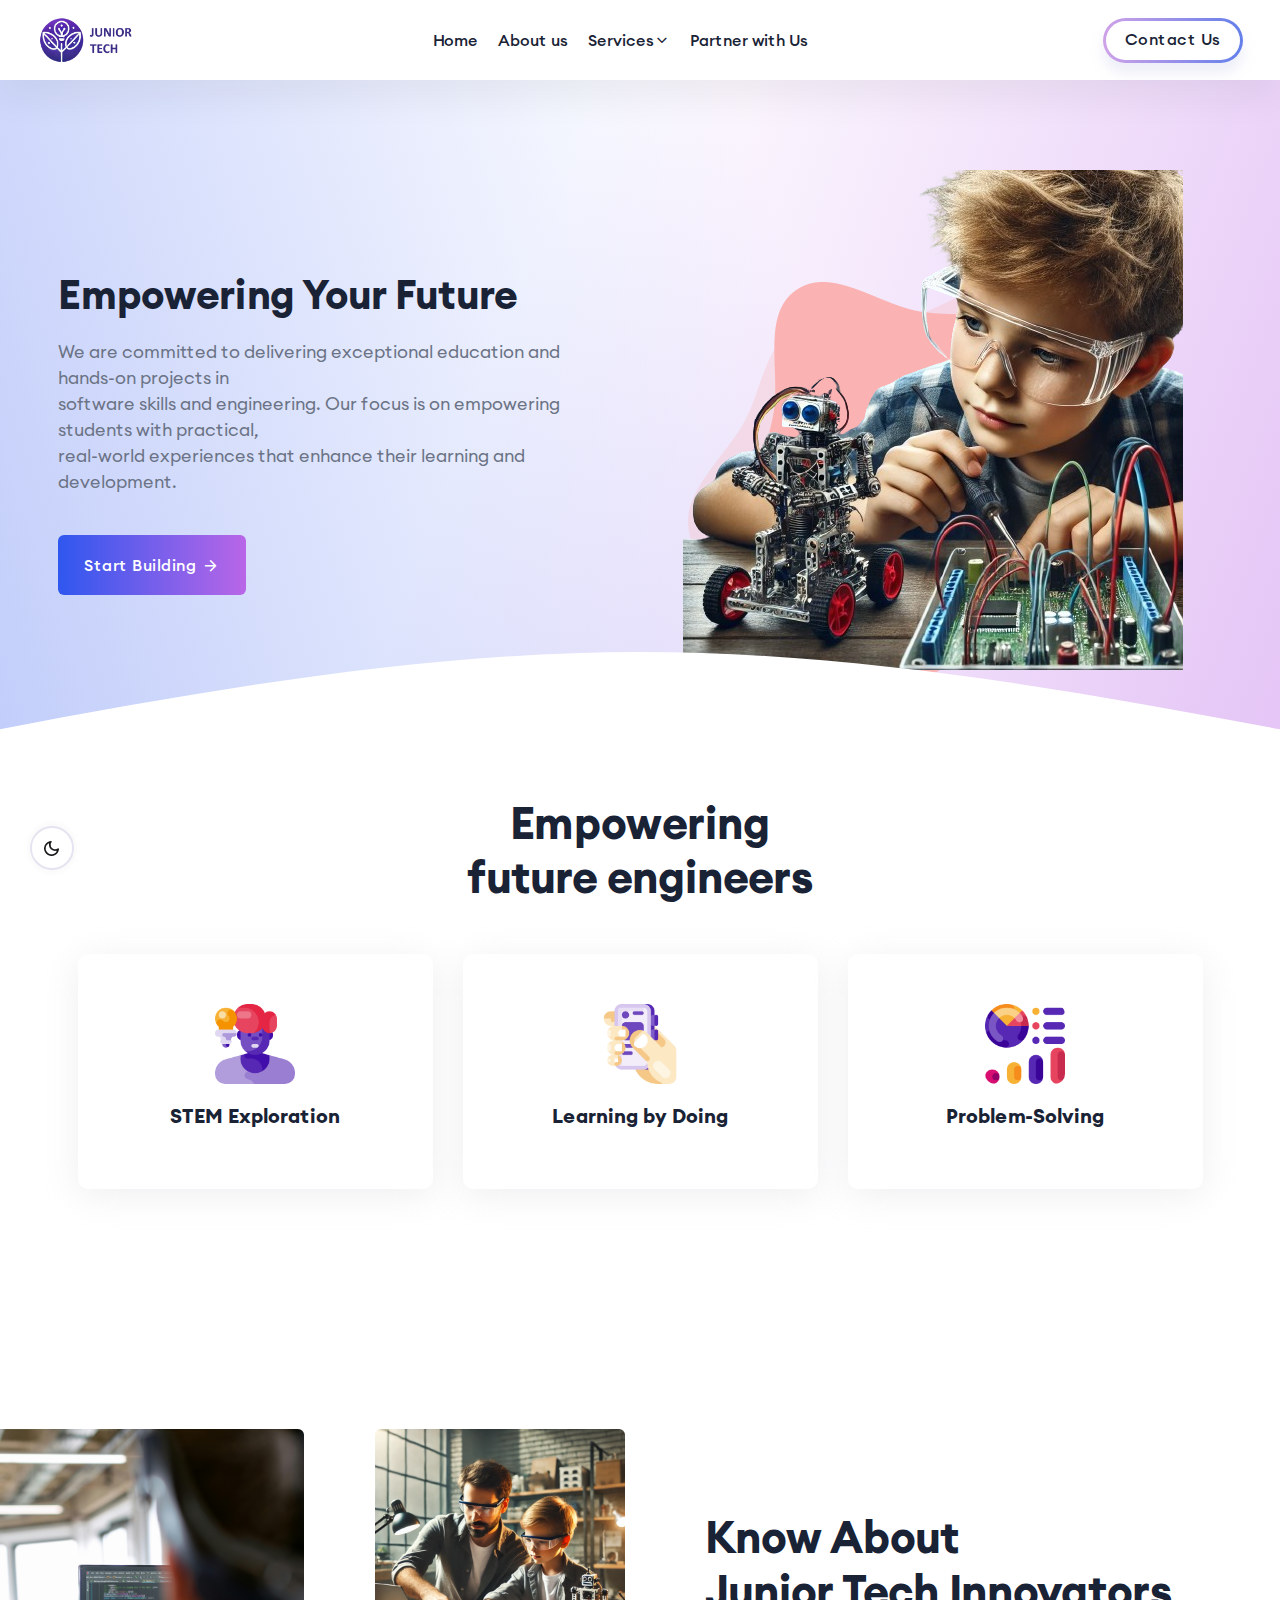
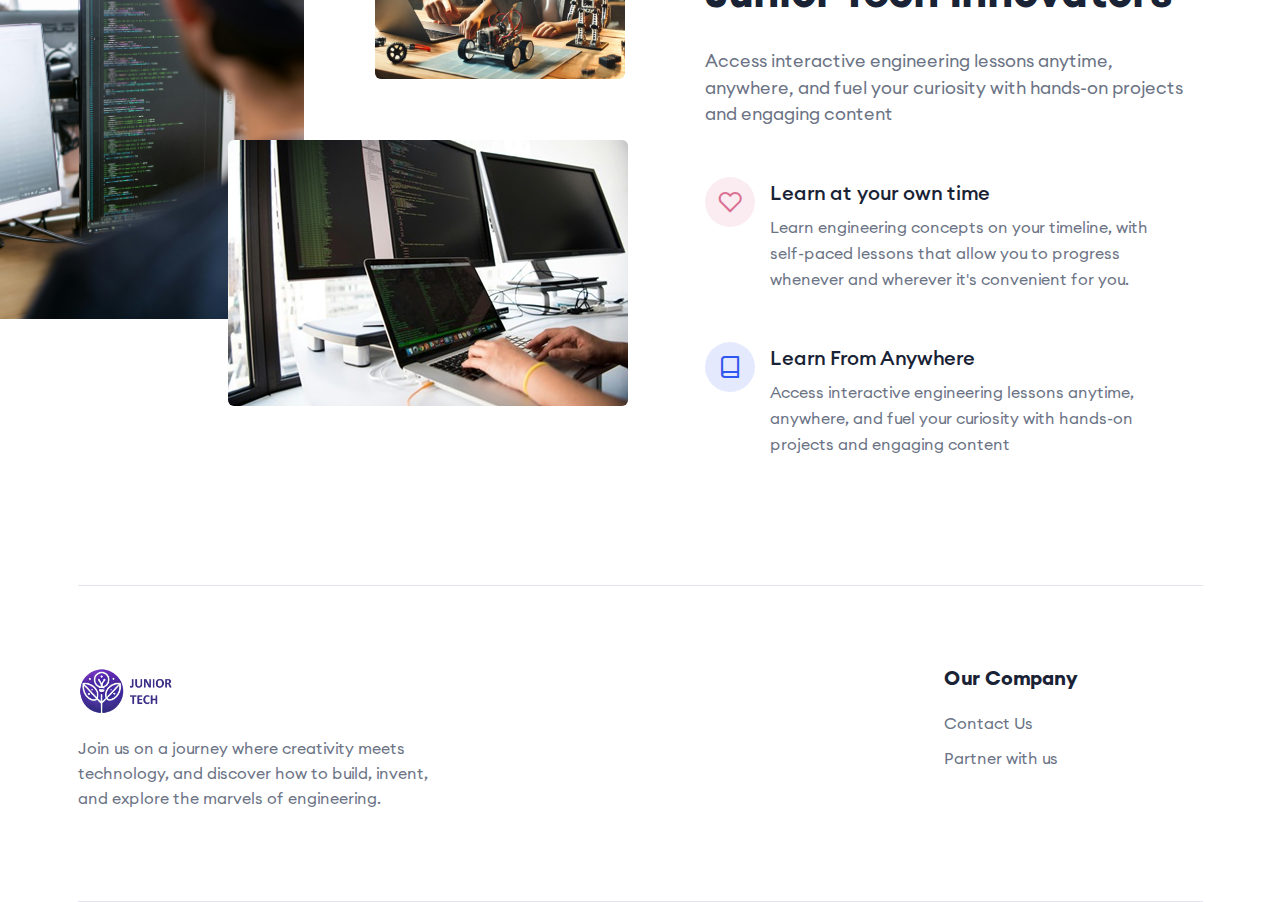
<file: index.html>
<!DOCTYPE html>
<html lang="en">

<head>
    <meta charset="utf-8">
    <meta http-equiv="x-ua-compatible" content="ie=edge">
    <title>Home</title>
    <meta name="robots" content="noindex, follow" />
    <meta name="description" content="">
    <meta name="viewport" content="width=device-width, initial-scale=1, shrink-to-fit=no">

    <!-- Favicon -->
    <link rel="shortcut icon" type="image/x-icon" href="assets/images/favicon.png">

    <!-- CSS
	============================================ -->
    <link rel="stylesheet" href="assets/css/vendor/bootstrap.min.css">
    <link rel="stylesheet" href="assets/css/vendor/slick.css">
    <link rel="stylesheet" href="assets/css/vendor/slick-theme.css">
    <link rel="stylesheet" href="assets/css/plugins/sal.css">
    <link rel="stylesheet" href="assets/css/plugins/feather.css">
    <link rel="stylesheet" href="assets/css/plugins/fontawesome.min.css">
    <link rel="stylesheet" href="assets/css/plugins/euclid-circulara.css">
    <link rel="stylesheet" href="assets/css/plugins/swiper.css">
    <link rel="stylesheet" href="assets/css/plugins/odometer.css">
    <link rel="stylesheet" href="assets/css/plugins/animation.css">
    <link rel="stylesheet" href="assets/css/plugins/bootstrap-select.min.css">
    <link rel="stylesheet" href="assets/css/plugins/jquery-ui.css">
    <link rel="stylesheet" href="assets/css/plugins/magnigy-popup.min.css">
    <link rel="stylesheet" href="assets/css/plugins/plyr.css">
    <link rel="stylesheet" href="assets/css/style.css">
</head>

<body class="rbt-header-sticky">

    <div id="my_switcher" class="my_switcher">
        <ul>
            <li>
                <a href="javascript: void(0);" data-theme="light" class="setColor light">
                    <img src="assets/images/about/sun-01.svg" alt="Sun images"><span title="Light Mode"> Light</span>
                </a>
            </li>
            <li>
                <a href="javascript: void(0);" data-theme="dark" class="setColor dark">
                    <img src="assets/images/about/vector.svg" alt="Vector Images"><span title="Dark Mode"> Dark</span>
                </a>
            </li>
        </ul>
    </div>

    <!-- Header -->
    <header class="rbt-header rbt-header-10">
        <div class="rbt-sticky-placeholder"></div>
        <div class="rbt-header-wrapper header-space-betwween header-sticky">
            <div class="container-fluid">
                <div class="mainbar-row rbt-navigation-center align-items-center">
                    <div class="header-left rbt-header-content">
                        <div class="header-info">
                            <div class="logo logo-dark">
                                <a>
                                    <img src="assets/images/logo/logo.png" alt="Education Logo Images">
                                </a>
                            </div>

                            <div class="logo d-none logo-light">
                                <a>
                                    <img src="assets/images/dark/logo/logo-light.png" alt="Education Logo Images">
                                </a>
                            </div>
                        </div>
                    </div>

                    <div class="rbt-main-navigation d-none d-xl-block">
                        <nav class="mainmenu-nav">
                            <ul class="mainmenu">
                                <li class="with-megamenu has-menu-child-item position-static">
                                    <a href="home.html">Home </a>
                                </li>

                                <li class="with-megamenu has-menu-child-item position-static">
                                    <a href="about-us.html">About us </a>
                                </li>
                                <li class="with-megamenu has-menu-child-item">
                                    <a href="#">Services <i class="feather-chevron-down"></i></a>
                                    <div class="rbt-megamenu grid-item-2">
                                        <div class="wrapper">
                                            <div class="row row--15">
                                                <div class="col-lg-12 col-xl-6 col-xxl-6 single-mega-item">
                                                    <ul class="mega-menu-item">
                                                        <li><a href="box.html">Monthly Surprise Box</a></li>
                                                        <li><a href="ai-teacher.html">AI Teacher</a></li>
                                                        <li><a href="summer-camp.html">Summer Camp</a></li>
                                                        <li><a href="prototyping.html">Prototyping</a></li>
                                                    </ul>
                                                </div>
                                            </div>
                                        </div>
                                    </div>
                                    <!-- End Mega Menu  -->
                                </li>
                                <li class="with-megamenu has-menu-child-item position-static">
                                    <a href="partner-with-us.html">Partner with Us </a>
                                </li>
                            </ul>
                        </nav>
                    </div>
                    <div class="header-right">
                        <div class="rbt-btn-wrapper">
                            <a class="rbt-btn btn-border-gradient radius-round btn-sm hover-transform-none"
                               href="contact-us.html">
                                <span>Contact Us</span>
                            </a>
                        </div>

                        <!-- Start Mobile-Menu-Bar -->
                        <div class="mobile-menu-bar d-block d-xl-none">
                            <div class="hamberger">
                                <button class="hamberger-button rbt-round-btn">
                                    <i class="feather-menu"></i>
                                </button>
                            </div>
                        </div>
                        <!-- Start Mobile-Menu-Bar -->

                    </div>
                </div>
            </div>

        </div>


    </header>
    <!-- Header -->


    <!-- Mobile Menu Section -->
    <div class="popup-mobile-menu">
        <div class="inner-wrapper">
            <div class="inner-top">
                <div class="content">
                    <div class="logo">
                        <a>
                            <img src="assets/images/logo/logo.png" alt="Logo">
                        </a>
                    </div>
                    <div class="rbt-btn-close">
                        <button class="close-button rbt-round-btn"><i class="feather-x"></i></button>
                    </div>
                </div>
            </div>

            <nav class="mainmenu-nav">
                <ul class="mainmenu">
                    <li>
                        <a href="#">Home </a>
                    </li>
                    <li>
                        <a href="about-us.html">About us </a>
                    </li>
                    <li class="with-megamenu has-menu-child-item position-static">
                        <a href="#">Services <i class="feather-chevron-down"></i></a>
                        <!-- Start Mega Menu  -->
                        <div class="rbt-megamenu grid-item-3">
                            <div class="wrapper">
                                <div class="row row--15 single-dropdown-menu-presentation">
                                    <div class="col-lg-4 col-xxl-4 single-mega-item">
                                        <ul class="mega-menu-item">
                                            <li><a href="box.html">Monthly surprise box</a></li>
                                            <li><a href="ai-teacher.html">AI teacher</a></li>
                                            <li><a href="summer-camp.html">Summer camp</a></li>
                                            <li><a href="prototyping.html">Prototyping</a></li>
                                        </ul>
                                    </div>
                                </div>
                            </div>
                        </div>
                    </li>
                    <li>
                        <a href="partner-with-us.html">Partner with us </a>
                    </li>
                    <li>
                        <a href="contact-us.html">Contact us </a>
                    </li>

                </ul>
            </nav>

        </div>
    </div>
    <!-- Mobile Menu Section -->
    <!-- Start Side Vav -->
    <div class="rbt-cart-side-menu">
        <div class="inner-wrapper">
            <div class="inner-top">
                <div class="content">
                    <div class="title">
                        <h4 class="title mb--0">Your shopping cart</h4>
                    </div>
                    <div class="rbt-btn-close" id="btn_sideNavClose">
                        <button class="minicart-close-button rbt-round-btn"><i class="feather-x"></i></button>
                    </div>
                </div>
            </div>
            <nav class="side-nav w-100">
                <ul class="rbt-minicart-wrapper">
                    <li class="minicart-item">
                        <div class="thumbnail">
                            <a href="#">
                                <img src="assets/images/product/1.jpg" alt="Product Images">
                            </a>
                        </div>
                        <div class="product-content">
                            <h6 class="title"><a href="single-product.html">Miracle Morning</a></h6>

                            <span class="quantity">1 * <span class="price">$22</span></span>
                        </div>
                        <div class="close-btn">
                            <button class="rbt-round-btn"><i class="feather-x"></i></button>
                        </div>
                    </li>

                    <li class="minicart-item">
                        <div class="thumbnail">
                            <a href="#">
                                <img src="assets/images/product/7.jpg" alt="Product Images">
                            </a>
                        </div>
                        <div class="product-content">
                            <h6 class="title"><a href="single-product.html">Happy Strong</a></h6>

                            <span class="quantity">1 * <span class="price">$30</span></span>
                        </div>
                        <div class="close-btn">
                            <button class="rbt-round-btn"><i class="feather-x"></i></button>
                        </div>
                    </li>

                    <li class="minicart-item">
                        <div class="thumbnail">
                            <a href="#">
                                <img src="assets/images/product/3.jpg" alt="Product Images">
                            </a>
                        </div>
                        <div class="product-content">
                            <h6 class="title"><a href="single-product.html">Rich Dad Poor Dad</a></h6>

                            <span class="quantity">1 * <span class="price">$50</span></span>
                        </div>
                        <div class="close-btn">
                            <button class="rbt-round-btn"><i class="feather-x"></i></button>
                        </div>
                    </li>

                    <li class="minicart-item">
                        <div class="thumbnail">
                            <a href="#">
                                <img src="assets/images/product/4.jpg" alt="Product Images">
                            </a>
                        </div>
                        <div class="product-content">
                            <h6 class="title"><a href="single-product.html">Momentum Theorem</a></h6>

                            <span class="quantity">1 * <span class="price">$50</span></span>
                        </div>
                        <div class="close-btn">
                            <button class="rbt-round-btn"><i class="feather-x"></i></button>
                        </div>
                    </li>
                </ul>
            </nav>

            <div class="rbt-minicart-footer">
                <hr class="mb--0">
                <div class="rbt-cart-subttotal">
                    <p class="subtotal"><strong>Subtotal:</strong></p>
                    <p class="price">$121</p>
                </div>
                <hr class="mb--0">
                <div class="rbt-minicart-bottom mt--20">
                    <div class="view-cart-btn">
                        <a class="rbt-btn btn-border icon-hover w-100 text-center" href="#">
                            <span class="btn-text">View Cart</span>
                            <span class="btn-icon"><i class="feather-arrow-right"></i></span>
                        </a>
                    </div>
                    <div class="checkout-btn mt--20">
                        <a class="rbt-btn btn-gradient icon-hover w-100 text-center" href="#">
                            <span class="btn-text">Checkout</span>
                            <span class="btn-icon"><i class="feather-arrow-right"></i></span>
                        </a>
                    </div>
                </div>
            </div>

        </div>
    </div>
    <!-- End Side Vav -->
    <a class="close_side_menu" href="javascript:void(0);"></a>

    <main class="rbt-main-wrapper">
        <!-- Start Banner Area -->
        <div class="rbt-banner-area rbt-banner-1">
            <div class="container-fluid">
                <div class="row">
                    <div class="col-md-12 pb--120 pt--70">
                        <div class="content">
                            <div class="inner">

                                <h1 class="title">
                                    Empowering Your Future
                                </h1>
                                <p class="description">
                                    We are committed to delivering exceptional education and hands-on projects in <br />
                                    software skills and engineering. Our focus is on empowering students with practical,<br />
                                    real-world experiences that enhance their learning and development.
                                </p>
                                <div class="slider-btn">
                                    <a class="rbt-btn btn-gradient hover-icon-reverse" href="box.html">
                                        <span class="icon-reverse-wrapper">
                                            <span class="btn-text">Start Building</span>
                                            <span class="btn-icon"><i class="feather-arrow-right"></i></span>
                                            <span class="btn-icon"><i class="feather-arrow-right"></i></span>
                                        </span>
                                    </a>
                                </div>
                            </div>

                            <div class="shape-wrapper" id="scene">
                                <img src="assets/images/banner/banner-01.png" alt="Hero Image">
                                <div class="hero-bg-shape-1 layer" data-depth="0.4">

                                    <img src="assets/images/shape/shape-01.png" alt="Hero Image Background Shape">
                                </div>
                                <div class="hero-bg-shape-2 layer" data-depth="0.4">
                                    <img src="assets/images/shape/shape-02.png" alt="Hero Image Background Shape">
                                </div>
                            </div>

                        </div>
                    </div>
                </div>
            </div>
        </div>
        <!-- End Banner Area -->

        <div class="rbt-categories-area bg-color-white rbt-section-gapBottom">
            <div class="container">
                <div class="row">
                    <div class="col-lg-12">
                        <div class="section-title text-center">

                            <h2 class="title">Empowering <br /> future engineers</h2>
                        </div>
                    </div>
                </div>
                <div class="row g-5 mt--20">




                    <!-- Start Category Box Layout  -->
                    <div class="col-lg-4 col-md-6 col-sm-6 col-12">
                        <a class="rbt-cat-box rbt-cat-box-1 text-center">
                            <div class="inner">
                                <div class="icons">
                                    <img src="assets/images/category/personal.png" alt="Icons Images">
                                </div>
                                <div class="content">
                                    <h5 class="title">STEM Exploration</h5>
                                    <div class="read-more-btn">
                                    </div>
                                </div>
                            </div>
                        </a>
                    </div>
                    <!-- End Category Box Layout  -->
                    <!-- Start Category Box Layout  -->
                    <div class="col-lg-4 col-md-6 col-sm-6 col-12">
                        <a class="rbt-cat-box rbt-cat-box-1 text-center">
                            <div class="inner">
                                <div class="icons">
                                    <img src="assets/images/category/smartphone.png" alt="Icons Images">
                                </div>
                                <div class="content">
                                    <h5 class="title">Learning by Doing</h5>

                                </div>
                            </div>
                        </a>
                    </div>
                    <!-- End Category Box Layout  -->
                    <!-- Start Category Box Layout  -->
                    <div class="col-lg-4 col-md-6 col-sm-6 col-12">
                        <a class="rbt-cat-box rbt-cat-box-1 text-center">
                            <div class="inner">
                                <div class="icons">
                                    <img src="assets/images/category/infographic.png" alt="Icons Images">
                                </div>
                                <div class="content">
                                    <h5 class="title">Problem-Solving</h5>
                                </div>
                            </div>
                        </a>
                    </div>
                    <!-- End Category Box Layout  -->
                </div>
            </div>
        </div>

        <!-- Start About Area  -->
        <div class="rbt-about-area bg-color-white rbt-section-gapTop pb_md--80 pb_sm--80 about-style-1">
            <div class="container">
                <div class="row g-5 align-items-center">
                    <div class="col-lg-6">
                        <div class="thumbnail-wrapper">
                            <div class="thumbnail image-1">
                                <img data-parallax='{"x": 0, "y": -20}' src="assets/images/about/about-01.jpg"
                                     alt="Education Images">
                            </div>
                            <div class="thumbnail image-2 d-none d-xl-block">
                                <img data-parallax='{"x": 0, "y": 60}' src="assets/images/about/about-02.png"
                                     alt="Education Images">
                            </div>
                            <div class="thumbnail image-3 d-none d-md-block">
                                <img data-parallax='{"x": 0, "y": 80}' src="assets/images/about/about-03.jpg"
                                     alt="Education Images">
                            </div>
                        </div>
                    </div>
                    <div class="col-lg-6">
                        <div class="inner pl--50 pl_sm--0 pl_md--0">
                            <div class="section-title text-start">

                                <h2 class="title">Know About <br /> Junior Tech Innovators</h2>
                            </div>

                            <p class="description mt--30">Access interactive engineering lessons anytime, anywhere, and fuel your curiosity with hands-on projects and engaging content</p>

                            <!-- Start Feature List  -->

                            <div class="rbt-feature-wrapper mt--20 ml_dec_20">
                                <div class="rbt-feature feature-style-2 rbt-radius">
                                    <div class="icon bg-pink-opacity">
                                        <i class="feather-heart"></i>
                                    </div>
                                    <div class="feature-content">
                                        <h6 class="feature-title">Learn at your own time</h6>
                                        <p class="feature-description">Learn engineering concepts on your timeline, with self-paced lessons that allow you to progress whenever and wherever it's convenient for you.</p>
                                    </div>
                                </div>

                                <div class="rbt-feature feature-style-2 rbt-radius">
                                    <div class="icon bg-primary-opacity">
                                        <i class="feather-book"></i>
                                    </div>
                                    <div class="feature-content">
                                        <h6 class="feature-title">Learn From Anywhere</h6>
                                        <p class="feature-description">Access interactive engineering lessons anytime, anywhere, and fuel your curiosity with hands-on projects and engaging content</p>
                                    </div>
                                </div>
                            </div>

                            <!-- End Feature List  -->
                            <br>
                        </div>
                    </div>
                </div>
            </div>
        </div>
        <!-- End About Area  -->
        <!-- Start Call To Action  -->
        <!-- End Call To Action  -->



        <div class="rbt-separator-mid">
            <div class="container">
                <hr class="rbt-separator m-0">
            </div>
        </div>


        <!-- Footer -->
        <footer class="rbt-footer footer-style-1">
            <div class="footer-top">
                <div class="container">
                    <div class="row row--15 mt_dec--30">
                        <div class="col-lg-4 col-md-6 col-sm-6 col-12 mt--30">
                            <div class="footer-widget">
                                <div class="logo logo-dark">
                                    <a>
                                        <img src="assets/images/logo/logo.png" alt="Edu-cause">
                                    </a>
                                </div>
                                <div class="logo d-none logo-light">
                                    <a>
                                        <img src="assets/images/dark/logo/logo-light.png" alt="Edu-cause">
                                    </a>
                                </div>

                                <p class="description mt--20">
                                    Join us on a journey where creativity meets technology, and discover how to build, invent, and explore the marvels of engineering.
                                </p>


                            </div>
                        </div>


                        <div class="col-lg-3 col-md-6 col-sm-6 col-12 mt--30" style="margin-left: auto;">
                            <div class="footer-widget">
                                <h5 class="ft-title">Our Company</h5>
                                <ul class="ft-link">
                                    <li>
                                        <a href="contact-us.html">Contact Us</a>
                                    </li>
                                    <li>
                                        <a href="partner-with-us.html">Partner with us</a>
                                    </li>
                                </ul>
                            </div>
                        </div>


                    </div>
                </div>
            </div>
        </footer>
        <!-- Footer -->

        <div class="rbt-separator-mid">
            <div class="container">
                <hr class="rbt-separator m-0">
            </div>
        </div>


    </main>

    <!-- End Page Wrapper Area -->
    <div class="rbt-progress-parent">
        <svg class="rbt-back-circle svg-inner" width="100%" height="100%" viewBox="-1 -1 102 102">
            <path d="M50,1 a49,49 0 0,1 0,98 a49,49 0 0,1 0,-98" />
        </svg>
    </div>

    <!-- JS
    ============================================ -->
    <!-- Modernizer JS -->
    <script src="assets/js/vendor/modernizr.min.js"></script>
    <!-- jQuery JS -->
    <script src="assets/js/vendor/jquery.js"></script>
    <!-- Bootstrap JS -->
    <script src="assets/js/vendor/bootstrap.min.js"></script>
    <!-- sal.js -->
    <script src="assets/js/vendor/sal.js"></script>
    <!-- Dark Mode Switcher -->
    <script src="assets/js/vendor/js.cookie.js"></script>
    <script src="assets/js/vendor/jquery.style.switcher.js"></script>
    <script src="assets/js/vendor/swiper.js"></script>
    <script src="assets/js/vendor/jquery-appear.js"></script>
    <script src="assets/js/vendor/odometer.js"></script>
    <script src="assets/js/vendor/backtotop.js"></script>
    <script src="assets/js/vendor/isotop.js"></script>
    <script src="assets/js/vendor/imageloaded.js"></script>

    <script src="assets/js/vendor/wow.js"></script>
    <script src="assets/js/vendor/waypoint.min.js"></script>
    <script src="assets/js/vendor/easypie.js"></script>
    <script src="assets/js/vendor/text-type.js"></script>
    <script src="assets/js/vendor/jquery-one-page-nav.js"></script>
    <script src="assets/js/vendor/bootstrap-select.min.js"></script>
    <script src="assets/js/vendor/jquery-ui.js"></script>
    <script src="assets/js/vendor/magnify-popup.min.js"></script>
    <script src="assets/js/vendor/paralax-scroll.js"></script>
    <script src="assets/js/vendor/paralax.min.js"></script>
    <script src="assets/js/vendor/countdown.js"></script>
    <script src="assets/js/vendor/plyr.js"></script>
    <!-- Main JS -->
    <script src="assets/js/main.js"></script>
</body>

</html>
</file>
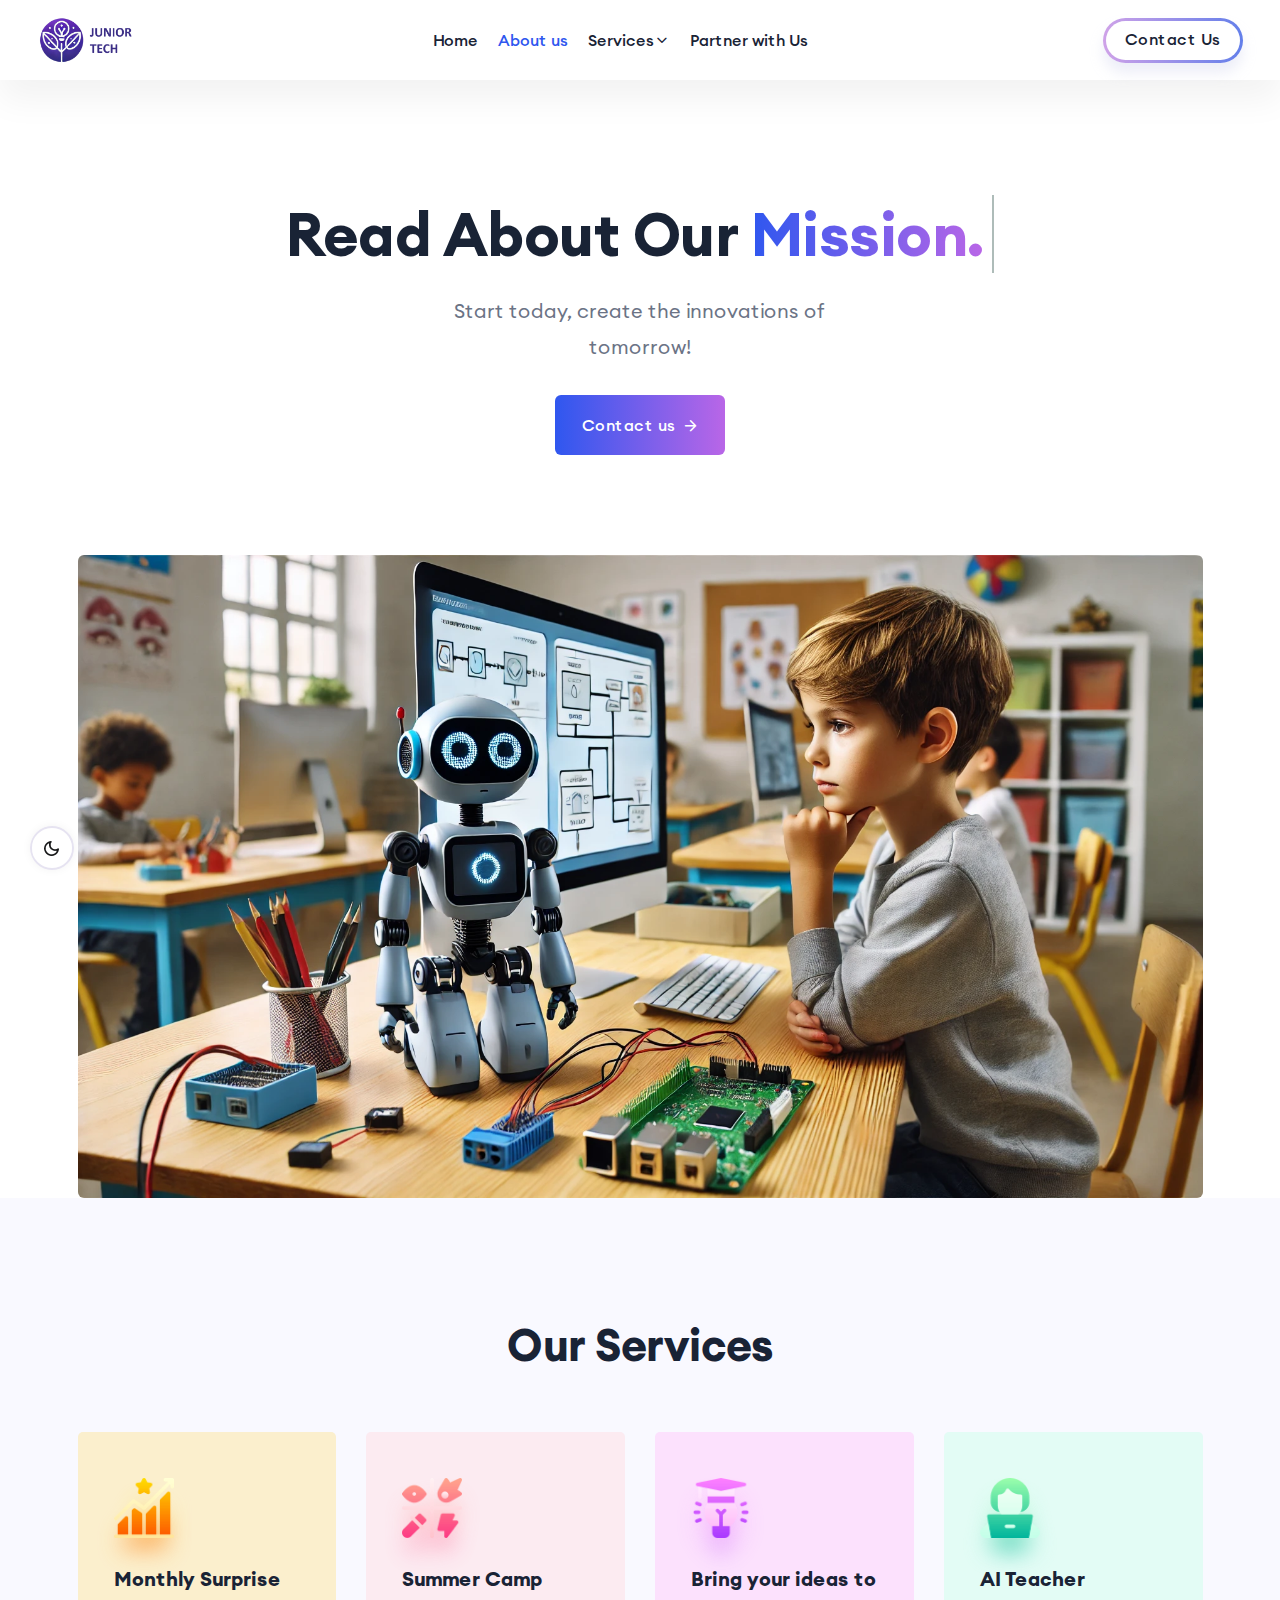
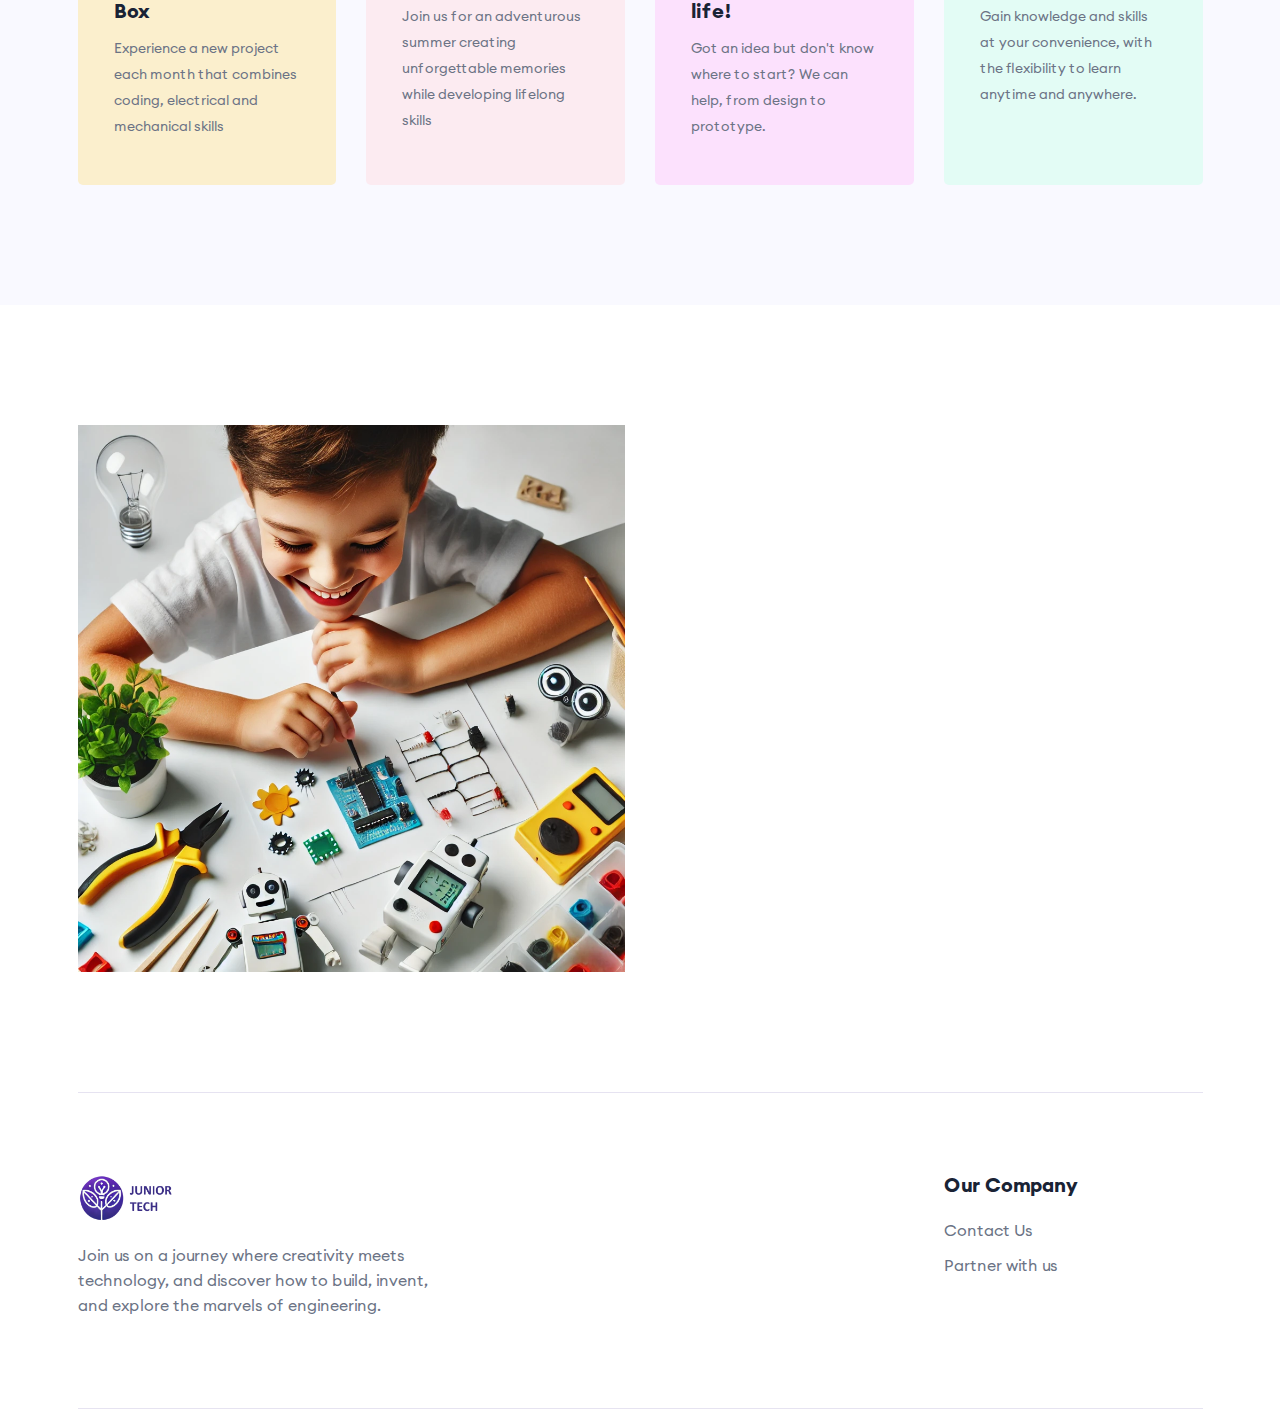
<file: about-us.html>
<!DOCTYPE html>
<html lang="en">

<head>
    <meta charset="utf-8">
    <meta http-equiv="x-ua-compatible" content="ie=edge">
    <title>About us</title>
    <meta name="robots" content="noindex, follow" />
    <meta name="description" content="">
    <meta name="viewport" content="width=device-width, initial-scale=1, shrink-to-fit=no">

    <!-- Favicon -->
    <link rel="shortcut icon" type="image/x-icon" href="assets/images/favicon.png">

    <!-- CSS
	============================================ -->
    <link rel="stylesheet" href="assets/css/vendor/bootstrap.min.css">
    <link rel="stylesheet" href="assets/css/vendor/slick.css">
    <link rel="stylesheet" href="assets/css/vendor/slick-theme.css">
    <link rel="stylesheet" href="assets/css/plugins/sal.css">
    <link rel="stylesheet" href="assets/css/plugins/feather.css">
    <link rel="stylesheet" href="assets/css/plugins/fontawesome.min.css">
    <link rel="stylesheet" href="assets/css/plugins/euclid-circulara.css">
    <link rel="stylesheet" href="assets/css/plugins/swiper.css">
    <link rel="stylesheet" href="assets/css/plugins/odometer.css">
    <link rel="stylesheet" href="assets/css/plugins/animation.css">
    <link rel="stylesheet" href="assets/css/plugins/bootstrap-select.min.css">
    <link rel="stylesheet" href="assets/css/plugins/jquery-ui.css">
    <link rel="stylesheet" href="assets/css/plugins/magnigy-popup.min.css">
    <link rel="stylesheet" href="assets/css/plugins/plyr.css">
    <link rel="stylesheet" href="assets/css/style.css">
</head>

<body class="rbt-header-sticky">

    <div id="my_switcher" class="my_switcher">
        <ul>
            <li>
                <a href="javascript: void(0);" data-theme="light" class="setColor light">
                    <img src="assets/images/about/sun-01.svg" alt="Sun images"><span title="Light Mode"> Light</span>
                </a>
            </li>
            <li>
                <a href="javascript: void(0);" data-theme="dark" class="setColor dark">
                    <img src="assets/images/about/vector.svg" alt="Vector Images"><span title="Dark Mode"> Dark</span>
                </a>
            </li>
        </ul>
    </div>


    <!-- Header -->
    <header class="rbt-header rbt-header-10">
        <div class="rbt-sticky-placeholder"></div>
        <div class="rbt-header-wrapper header-space-betwween header-sticky">
            <div class="container-fluid">
                <div class="mainbar-row rbt-navigation-center align-items-center">
                    <div class="header-left rbt-header-content">
                        <div class="header-info">
                            <div class="logo logo-dark">
                                <a>
                                    <img src="assets/images/logo/logo.png" alt="Education Logo Images">
                                </a>
                            </div>

                            <div class="logo d-none logo-light">
                                <a>
                                    <img src="assets/images/dark/logo/logo-light.png" alt="Education Logo Images">
                                </a>
                            </div>
                        </div>
                    </div>

                    <div class="rbt-main-navigation d-none d-xl-block">
                        <nav class="mainmenu-nav">
                            <ul class="mainmenu">
                                <li class="with-megamenu has-menu-child-item position-static">
                                    <a href="home.html">Home </a>
                                </li>

                                <li class="with-megamenu has-menu-child-item position-static">
                                    <a href="about-us.html">About us </a>
                                </li>
                                <li class="with-megamenu has-menu-child-item">
                                    <a>Services <i class="feather-chevron-down"></i></a>
                                    <div class="rbt-megamenu grid-item-2">
                                        <div class="wrapper">
                                            <div class="row row--15">
                                                <div class="col-lg-12 col-xl-6 col-xxl-6 single-mega-item">
                                                    <ul class="mega-menu-item">
                                                        <li><a href="box.html">Monthly Surprise Box</a></li>
                                                        <li><a href="ai-teacher.html">AI Teacher</a></li>
                                                        <li><a href="summer-camp.html">Summer Camp</a></li>
                                                        <li><a href="prototyping.html">Prototyping</a></li>
                                                    </ul>
                                                </div>
                                            </div>
                                        </div>
                                    </div>
                                    <!-- End Mega Menu  -->
                                </li>
                                <li class="with-megamenu has-menu-child-item position-static">
                                    <a href="partner-with-us.html">Partner with Us </a>
                                </li>
                            </ul>
                        </nav>
                    </div>
                    <div class="header-right">
                        <div class="rbt-btn-wrapper">
                            <a class="rbt-btn btn-border-gradient radius-round btn-sm hover-transform-none"
                               href="contact-us.html">
                                <span>Contact Us</span>
                            </a>
                        </div>

                        <!-- Start Mobile-Menu-Bar -->
                        <div class="mobile-menu-bar d-block d-xl-none">
                            <div class="hamberger">
                                <button class="hamberger-button rbt-round-btn">
                                    <i class="feather-menu"></i>
                                </button>
                            </div>
                        </div>
                        <!-- Start Mobile-Menu-Bar -->

                    </div>
                </div>
            </div>

        </div>


    </header>
    <!-- Header -->
    <!-- Mobile Menu Section -->
    <div class="popup-mobile-menu">
        <div class="inner-wrapper">
            <div class="inner-top">
                <div class="content">
                    <div class="logo">
                        <a>
                            <img src="assets/images/logo/logo.png" alt="Logo">
                        </a>
                    </div>
                    <div class="rbt-btn-close">
                        <button class="close-button rbt-round-btn"><i class="feather-x"></i></button>
                    </div>
                </div>
            </div>

            <nav class="mainmenu-nav">
                <ul class="mainmenu">
                    <li>
                        <a href="#">Home </a>
                    </li>
                    <li>
                        <a href="about-us.html">About us </a>
                    </li>
                    <li class="with-megamenu has-menu-child-item position-static">
                        <a href="#">Services <i class="feather-chevron-down"></i></a>
                        <!-- Start Mega Menu  -->
                        <div class="rbt-megamenu grid-item-3">
                            <div class="wrapper">
                                <div class="row row--15 single-dropdown-menu-presentation">
                                    <div class="col-lg-4 col-xxl-4 single-mega-item">
                                        <ul class="mega-menu-item">
                                            <li><a href="box.html">Monthly surprise box</a></li>
                                            <li><a href="ai-teacher.html">AI teacher</a></li>
                                            <li><a href="summer-camp.html">Summer camp</a></li>
                                            <li><a href="prototyping.html">Prototyping</a></li>
                                        </ul>
                                    </div>
                                </div>
                            </div>
                        </div>
                    </li>
                    <li>
                        <a href="partner-with-us.html">Partner with us </a>
                    </li>
                    <li>
                        <a href="contact-us.html">Contact us </a>
                    </li>

                </ul>
            </nav>

        </div>
    </div>
    <!-- Mobile Menu Section -->
    <!-- Start Side Vav -->
    <div class="rbt-cart-side-menu">
        <div class="inner-wrapper">
            <div class="inner-top">
                <div class="content">
                    <div class="title">
                        <h4 class="title mb--0">Your shopping cart</h4>
                    </div>
                    <div class="rbt-btn-close" id="btn_sideNavClose">
                        <button class="minicart-close-button rbt-round-btn"><i class="feather-x"></i></button>
                    </div>
                </div>
            </div>
            <nav class="side-nav w-100">
                <ul class="rbt-minicart-wrapper">
                    <li class="minicart-item">
                        <div class="thumbnail">
                            <a href="#">
                                <img src="assets/images/product/1.jpg" alt="Product Images">
                            </a>
                        </div>
                        <div class="product-content">
                            <h6 class="title"><a href="single-product.html">Miracle Morning</a></h6>

                            <span class="quantity">1 * <span class="price">$22</span></span>
                        </div>
                        <div class="close-btn">
                            <button class="rbt-round-btn"><i class="feather-x"></i></button>
                        </div>
                    </li>

                    <li class="minicart-item">
                        <div class="thumbnail">
                            <a href="#">
                                <img src="assets/images/product/7.jpg" alt="Product Images">
                            </a>
                        </div>
                        <div class="product-content">
                            <h6 class="title"><a href="single-product.html">Happy Strong</a></h6>

                            <span class="quantity">1 * <span class="price">$30</span></span>
                        </div>
                        <div class="close-btn">
                            <button class="rbt-round-btn"><i class="feather-x"></i></button>
                        </div>
                    </li>

                    <li class="minicart-item">
                        <div class="thumbnail">
                            <a href="#">
                                <img src="assets/images/product/3.jpg" alt="Product Images">
                            </a>
                        </div>
                        <div class="product-content">
                            <h6 class="title"><a href="single-product.html">Rich Dad Poor Dad</a></h6>

                            <span class="quantity">1 * <span class="price">$50</span></span>
                        </div>
                        <div class="close-btn">
                            <button class="rbt-round-btn"><i class="feather-x"></i></button>
                        </div>
                    </li>

                    <li class="minicart-item">
                        <div class="thumbnail">
                            <a href="#">
                                <img src="assets/images/product/4.jpg" alt="Product Images">
                            </a>
                        </div>
                        <div class="product-content">
                            <h6 class="title"><a href="single-product.html">Momentum Theorem</a></h6>

                            <span class="quantity">1 * <span class="price">$50</span></span>
                        </div>
                        <div class="close-btn">
                            <button class="rbt-round-btn"><i class="feather-x"></i></button>
                        </div>
                    </li>
                </ul>
            </nav>

            <div class="rbt-minicart-footer">
                <hr class="mb--0">
                <div class="rbt-cart-subttotal">
                    <p class="subtotal"><strong>Subtotal:</strong></p>
                    <p class="price">$121</p>
                </div>
                <hr class="mb--0">
                <div class="rbt-minicart-bottom mt--20">
                    <div class="view-cart-btn">
                        <a class="rbt-btn btn-border icon-hover w-100 text-center" href="#">
                            <span class="btn-text">View Cart</span>
                            <span class="btn-icon"><i class="feather-arrow-right"></i></span>
                        </a>
                    </div>
                    <div class="checkout-btn mt--20">
                        <a class="rbt-btn btn-gradient icon-hover w-100 text-center" href="#">
                            <span class="btn-text">Checkout</span>
                            <span class="btn-icon"><i class="feather-arrow-right"></i></span>
                        </a>
                    </div>
                </div>
            </div>

        </div>
    </div>
    <!-- End Side Vav -->
    <a class="close_side_menu" href="javascript:void(0);"></a>

    <!-- Start Banner Area -->
    <div class="rbt-banner-area rbt-banner-8 variation-02">
        <div class="container">
            <div class="row g-5 align-items-center">
                <div class="col-lg-10 offset-lg-1">
                    <div class="content">
                        <div class="inner text-center">


                            <h1 class="title">
                                Read About Our
                                <span class="header-caption">
                                    <span class="cd-headline clip is-full-width">
                                        <span class="cd-words-wrapper">
                                            <b class="is-visible theme-gradient">Mission.</b>
                                            <b class="is-hidden theme-gradient">Services.</b>
                                        </span>
                                    </span>
                                </span>
                            </h1>
                            <p class="description has-medium-font-size mt--20">
                                Start today, create the innovations of tomorrow!
                            </p>
                            <div class="slider-btn rbt-button-group justify-content-center">
                                <a class="rbt-btn btn-gradient hover-icon-reverse" href="contact-us.html">
                                    <span class="icon-reverse-wrapper">
                                        <span class="btn-text">Contact us</span>
                                        <span class="btn-icon"><i class="feather-arrow-right"></i></span>
                                        <span class="btn-icon"><i class="feather-arrow-right"></i></span>
                                    </span>
                                </a>
                            </div>
                        </div>
                    </div>
                </div>
            </div>
        </div>
    </div>
    <!-- End Banner Area -->
    <!-- Start Video Area  -->
    <div class="rbt-video-area">
        <div class="container">
            <div class="row">
                <div class="col-lg-12">
                    <div class="video-popup-wrapper">
                        <img class="w-100 rbt-radius" src="assets/images/bg/bg-image-12.png" alt="Video Images">
                     
                        
                        </a>
                    </div>
                </div>
            </div>
        </div>
    </div>
    <!-- End Video Area  -->
    <!-- Start Service Area -->
    <div class="rbt-service-area bg-color-extra2 rbt-section-gap">
        <div class="container">
            <div class="row mb--60">
                <div class="col-lg-12">
                    <div class="section-title text-center">
                        <h2 class="title">Our Services</h2>
                    </div>
                </div>
            </div>
            <!-- Start Card Area -->
            <div class="row row--15 mt_dec--30">
                <!-- Start Service Grid  -->
                <div class="col-lg-4 col-xl-3 col-xxl-3 col-md-6 col-sm-6 col-12 mt--30">
                    <div class="service-card service-card-6 bg-color bg-card-color-1">
                        <div class="inner">
                            <div class="icon">
                                <img src="assets/images/shape/service-01.png" alt="Shape Images">
                                <img class="opacity_image" src="assets/images/shape/service-01.png" alt="Shape Images">
                            </div>
                            <div class="content">
                                <h6 class="title"><a>Monthly Surprise Box</a></h6>
                                <p class="description">Experience a new project each month that combines coding, electrical and mechanical skills</p>
                            </div>
                        </div>
                    </div>
                </div>
                <!-- End Service Grid  -->
                <!-- Start Service Grid  -->
                <div class="col-lg-4 col-xl-3 col-xxl-3 col-md-6 col-sm-6 col-12 mt--30">
                    <div class="service-card service-card-6 bg-color bg-card-color-2">
                        <div class="inner">
                            <div class="icon">
                                <img src="assets/images/shape/service-04.png" alt="Shape Images">
                                <img class="opacity_image" src="assets/images/shape/service-04.png" alt="Shape Images">
                            </div>
                            <div class="content">
                                <h6 class="title"><a">Summer Camp</a></h6>
                                <p class="description">Join us for an adventurous summer creating unforgettable memories while developing lifelong skills</p>
                            </div>
                        </div>
                    </div>
                </div>
                <!-- End Service Grid  -->
                <!-- Start Service Grid  -->
                <div class="col-lg-4 col-xl-3 col-xxl-3 col-md-6 col-sm-6 col-12 mt--30">
                    <div class="service-card service-card-6 bg-color bg-card-color-3">
                        <div class="inner">
                            <div class="icon">
                                <img src="assets/images/shape/service-03.png" alt="Shape Images">
                                <img class="opacity_image" src="assets/images/shape/service-03.png" alt="Shape Images">
                            </div>
                            <div class="content">
                                <h6 class="title">
                                    <a>
                                        Bring your ideas to life!
                                    </a>
                                </h6>
                                <p class="description">
                                    Got an idea but don't know where to start? We can help, from design to prototype.
                                </p>
                            </div>
                        </div>
                    </div>
                </div>
                <!-- End Service Grid  -->
                <!-- Start Service Grid  -->
                <div class="col-lg-4 col-xl-3 col-xxl-3 col-md-6 col-sm-6 col-12 mt--30">
                    <div class="service-card service-card-6 bg-color bg-card-color-4">
                        <div class="inner">
                            <div class="icon">
                                <img src="assets/images/shape/service-02.png" alt="Shape Images">
                                <img class="opacity_image" src="assets/images/shape/service-02.png" alt="Shape Images">
                            </div>
                            <div class="content">
                                <h6 class="title">
                                    <a>
                                        AI Teacher
                                    </a>
                                </h6>
                                <p class="description">
                                    Gain knowledge and skills at your convenience, with the flexibility to learn anytime and anywhere.
                                </p>
                            </div>
                        </div>
                    </div>
                </div>
                <!-- End Service Grid  -->
            </div>
            <!-- End Card Area -->
        </div>
    </div>
    <!-- End Service Area -->

    <div class="rbt-about-area about-style-1 bg-color-white rbt-section-gap">
        <div class="container">
            <div class="row g-5 align-items-center">
                <div class="col-lg-6">
                    <div class="content">
                        <img src="assets/images/about/about-06.png" alt="About Images">
                    </div>
                </div>
                <div class="col-lg-6" data-sal="slide-up" data-sal-duration="700">
                    <div class="inner pl--50 pl_sm--5">
                        <div class="content text-start">
                            <span class="rbt-badge-6 bg-primary-opacity">OUR MISSION</span>
                            <h3 class="title">Inspire and empower</h3>
                            <p class="description">We inspire and empower the next generation of innovators by providing hands-on STEM education through engaging activities, comprehensive programs, and interactive projects</p>
                            <p class="description">Our mission is to foster creativity, critical thinking, and problem-solving skills in children by offering immersive learning experiences that make science, technology, engineering, and mathematics accessible and fun</p>
                            <div class="read-more-btn mt--40">
                                <a class="rbt-btn rbt-marquee-btn radius-round btn-gradient" href="partner-with-us.html">
                                    <span data-text="Partner with us">
                                        Partner with us
                                    </span>
                                </a>
                            </div>
                        </div>
                    </div>
                </div>
            </div>
        </div>
    </div>












    <div class="rbt-separator-mid">
        <div class="container">
            <hr class="rbt-separator m-0">
        </div>
    </div>
    <!-- Footer -->
    <footer class="rbt-footer footer-style-1">
        <div class="footer-top">
            <div class="container">
                <div class="row row--15 mt_dec--30">
                    <div class="col-lg-4 col-md-6 col-sm-6 col-12 mt--30">
                        <div class="footer-widget">
                            <div class="logo logo-dark">
                                <a>
                                    <img src="assets/images/logo/logo.png" alt="Edu-cause">
                                </a>
                            </div>
                            <div class="logo d-none logo-light">
                                <a>
                                    <img src="assets/images/dark/logo/logo-light.png" alt="Edu-cause">
                                </a>
                            </div>

                            <p class="description mt--20">
                                Join us on a journey where creativity meets technology, and discover how to build, invent, and explore the marvels of engineering.
                            </p>


                        </div>
                    </div>


                    <div class="col-lg-3 col-md-6 col-sm-6 col-12 mt--30" style="margin-left: auto;">
                        <div class="footer-widget">
                            <h5 class="ft-title">Our Company</h5>
                            <ul class="ft-link">
                                <li>
                                    <a href="contact-us.html">Contact Us</a>
                                </li>
                                <li>
                                    <a href="partner-with-us.html">Partner with us</a>
                                </li>
                            </ul>
                        </div>
                    </div>


                </div>
            </div>
        </div>
    </footer>
    <!-- Footer -->

    <div class="rbt-separator-mid">
        <div class="container">
            <hr class="rbt-separator m-0">
        </div>
    </div>

    <div class="rbt-progress-parent">
        <svg class="rbt-back-circle svg-inner" width="100%" height="100%" viewBox="-1 -1 102 102">
            <path d="M50,1 a49,49 0 0,1 0,98 a49,49 0 0,1 0,-98" />
        </svg>
    </div>

    <!-- JS
    ============================================ -->
    <!-- Modernizer JS -->
    <script src="assets/js/vendor/modernizr.min.js"></script>
    <!-- jQuery JS -->
    <script src="assets/js/vendor/jquery.js"></script>
    <!-- Bootstrap JS -->
    <script src="assets/js/vendor/bootstrap.min.js"></script>
    <!-- sal.js -->
    <script src="assets/js/vendor/sal.js"></script>
    <!-- Dark Mode Switcher -->
    <script src="assets/js/vendor/js.cookie.js"></script>
    <script src="assets/js/vendor/jquery.style.switcher.js"></script>
    <script src="assets/js/vendor/swiper.js"></script>
    <script src="assets/js/vendor/jquery-appear.js"></script>
    <script src="assets/js/vendor/odometer.js"></script>
    <script src="assets/js/vendor/backtotop.js"></script>
    <script src="assets/js/vendor/isotop.js"></script>
    <script src="assets/js/vendor/imageloaded.js"></script>

    <script src="assets/js/vendor/wow.js"></script>
    <script src="assets/js/vendor/waypoint.min.js"></script>
    <script src="assets/js/vendor/easypie.js"></script>
    <script src="assets/js/vendor/text-type.js"></script>
    <script src="assets/js/vendor/jquery-one-page-nav.js"></script>
    <script src="assets/js/vendor/bootstrap-select.min.js"></script>
    <script src="assets/js/vendor/jquery-ui.js"></script>
    <script src="assets/js/vendor/magnify-popup.min.js"></script>
    <script src="assets/js/vendor/paralax-scroll.js"></script>
    <script src="assets/js/vendor/paralax.min.js"></script>
    <script src="assets/js/vendor/countdown.js"></script>
    <script src="assets/js/vendor/plyr.js"></script>
    <!-- Main JS -->
    <script src="assets/js/main.js"></script>
</body>

</html>
</file>
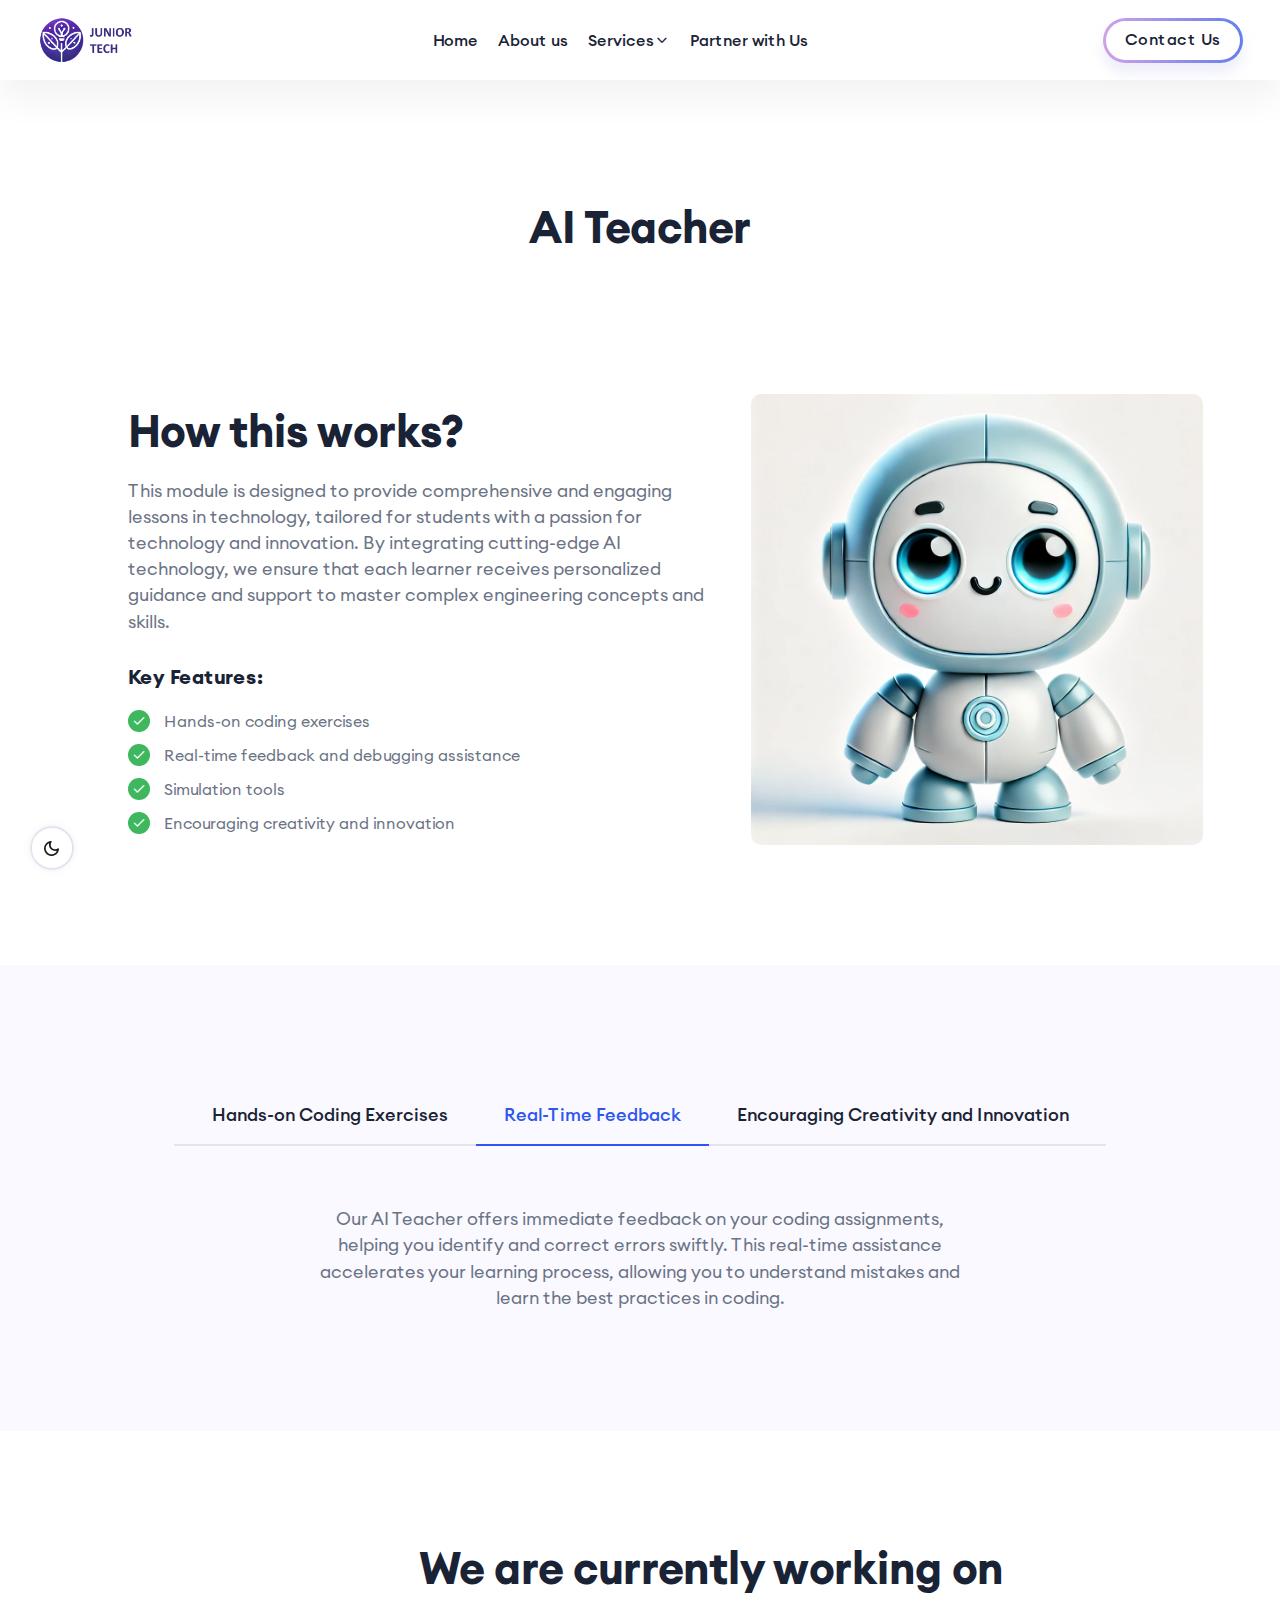
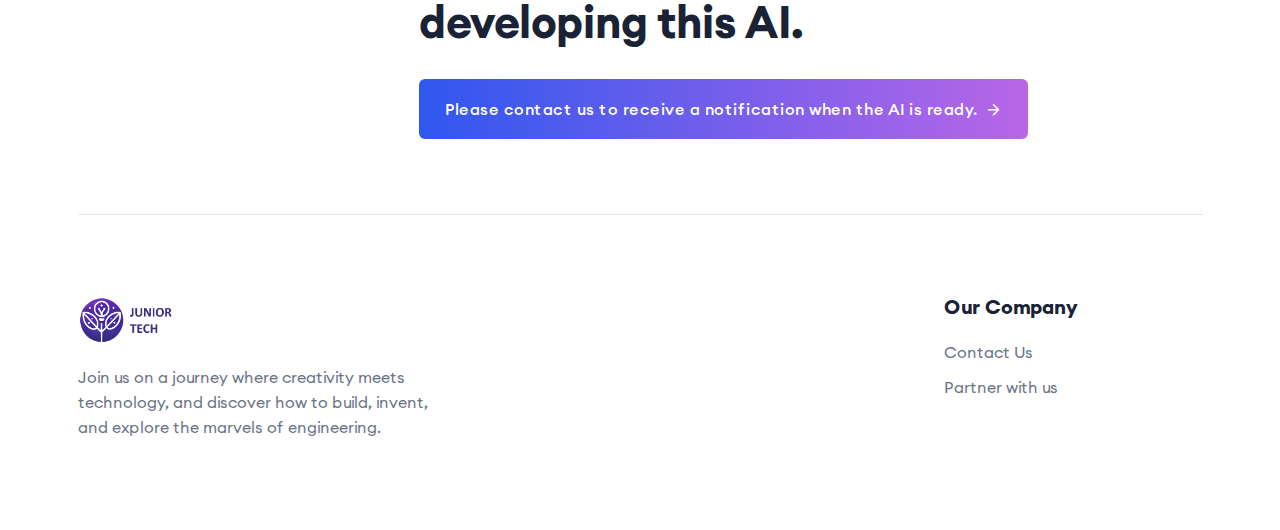
<file: ai-teacher.html>
<!DOCTYPE html>
<html lang="en">

<head>
    <meta charset="utf-8">
    <meta http-equiv="x-ua-compatible" content="ie=edge">
    <title>AI Teacher</title>
    <meta name="robots" content="noindex, follow" />
    <meta name="description" content="">
    <meta name="viewport" content="width=device-width, initial-scale=1, shrink-to-fit=no">

    <!-- Favicon -->
    <link rel="shortcut icon" type="image/x-icon" href="assets/images/favicon.png">

    <!-- CSS
	============================================ -->
    <link rel="stylesheet" href="assets/css/vendor/bootstrap.min.css">
    <link rel="stylesheet" href="assets/css/vendor/slick.css">
    <link rel="stylesheet" href="assets/css/vendor/slick-theme.css">
    <link rel="stylesheet" href="assets/css/plugins/sal.css">
    <link rel="stylesheet" href="assets/css/plugins/feather.css">
    <link rel="stylesheet" href="assets/css/plugins/fontawesome.min.css">
    <link rel="stylesheet" href="assets/css/plugins/euclid-circulara.css">
    <link rel="stylesheet" href="assets/css/plugins/swiper.css">
    <link rel="stylesheet" href="assets/css/plugins/odometer.css">
    <link rel="stylesheet" href="assets/css/plugins/animation.css">
    <link rel="stylesheet" href="assets/css/plugins/bootstrap-select.min.css">
    <link rel="stylesheet" href="assets/css/plugins/jquery-ui.css">
    <link rel="stylesheet" href="assets/css/plugins/magnigy-popup.min.css">
    <link rel="stylesheet" href="assets/css/plugins/plyr.css">
    <link rel="stylesheet" href="assets/css/style.css">
</head>

<body class="rbt-header-sticky">
    <div id="my_switcher" class="my_switcher">
        <ul>
            <li>
                <a href="javascript: void(0);" data-theme="light" class="setColor light">
                    <img src="assets/images/about/sun-01.svg" alt="Sun images"><span title="Light Mode"> Light</span>
                </a>
            </li>
            <li>
                <a href="javascript: void(0);" data-theme="dark" class="setColor dark">
                    <img src="assets/images/about/vector.svg" alt="Vector Images"><span title="Dark Mode"> Dark</span>
                </a>
            </li>
        </ul>
    </div>



    <!-- Header -->
    <header class="rbt-header rbt-header-10">
        <div class="rbt-sticky-placeholder"></div>
        <div class="rbt-header-wrapper header-space-betwween header-sticky">
            <div class="container-fluid">
                <div class="mainbar-row rbt-navigation-center align-items-center">
                    <div class="header-left rbt-header-content">
                        <div class="header-info">
                            <div class="logo logo-dark">
                                <a>
                                    <img src="assets/images/logo/logo.png" alt="Education Logo Images">
                                </a>
                            </div>

                            <div class="logo d-none logo-light">
                                <a>
                                    <img src="assets/images/dark/logo/logo-light.png" alt="Education Logo Images">
                                </a>
                            </div>
                        </div>
                    </div>

                    <div class="rbt-main-navigation d-none d-xl-block">
                        <nav class="mainmenu-nav">
                            <ul class="mainmenu">
                                <li class="with-megamenu has-menu-child-item position-static">
                                    <a href="home.html">Home </a>
                                </li>

                                <li class="with-megamenu has-menu-child-item position-static">
                                    <a href="about-us.html">About us </a>
                                </li>
                                <li class="with-megamenu has-menu-child-item">
                                    <a href="#">Services <i class="feather-chevron-down"></i></a>
                                    <div class="rbt-megamenu grid-item-2">
                                        <div class="wrapper">
                                            <div class="row row--15">
                                                <div class="col-lg-12 col-xl-6 col-xxl-6 single-mega-item">
                                                    <ul class="mega-menu-item">
                                                        <li><a href="box.html">Monthly Surprise Box</a></li>
                                                        <li><a href="ai-teacher.html">AI Teacher</a></li>
                                                        <li><a href="summer-camp.html">Summer Camp</a></li>
                                                        <li><a href="prototyping.html">Prototyping</a></li>
                                                    </ul>
                                                </div>
                                            </div>
                                        </div>
                                    </div>
                                    <!-- End Mega Menu  -->
                                </li>
                                <li class="with-megamenu has-menu-child-item position-static">
                                    <a href="partner-with-us.html">Partner with Us </a>
                                </li>
                            </ul>
                        </nav>
                    </div>
                    <div class="header-right">
                        <div class="rbt-btn-wrapper">
                            <a class="rbt-btn btn-border-gradient radius-round btn-sm hover-transform-none"
                               href="contact-us.html">
                                <span>Contact Us</span>
                            </a>
                        </div>

                        <!-- Start Mobile-Menu-Bar -->
                        <div class="mobile-menu-bar d-block d-xl-none">
                            <div class="hamberger">
                                <button class="hamberger-button rbt-round-btn">
                                    <i class="feather-menu"></i>
                                </button>
                            </div>
                        </div>
                        <!-- Start Mobile-Menu-Bar -->

                    </div>
                </div>
            </div>

        </div>


    </header>
    <!-- Header -->
    <!-- Mobile Menu Section -->
    <div class="popup-mobile-menu">
        <div class="inner-wrapper">
            <div class="inner-top">
                <div class="content">
                    <div class="logo">
                        <a>
                            <img src="assets/images/logo/logo.png" alt="Logo">
                        </a>
                    </div>
                    <div class="rbt-btn-close">
                        <button class="close-button rbt-round-btn"><i class="feather-x"></i></button>
                    </div>
                </div>
            </div>

            <nav class="mainmenu-nav">
                <ul class="mainmenu">
                    <li>
                        <a href="home.html">Home </a>
                    </li>
                    <li>
                        <a href="about-us.html">About us </a>
                    </li>
                    <li class="with-megamenu has-menu-child-item position-static">
                        <a href="#">Services <i class="feather-chevron-down"></i></a>
                        <!-- Start Mega Menu  -->
                        <div class="rbt-megamenu grid-item-3">
                            <div class="wrapper">
                                <div class="row row--15 single-dropdown-menu-presentation">
                                    <div class="col-lg-4 col-xxl-4 single-mega-item">
                                        <ul class="mega-menu-item">
                                            <li><a href="box.html">Monthly surprise box</a></li>
                                            <li><a href="ai-teacher.html">AI teacher</a></li>
                                            <li><a href="summer-camp.html">Summer camp</a></li>
                                            <li><a href="prototyping.html">Prototyping</a></li>
                                        </ul>
                                    </div>
                                </div>
                            </div>
                        </div>
                    </li>
                    <li>
                        <a href="partner-with-us.html">Partner with us </a>
                    </li>
                    <li>
                        <a href="contact-us.html">Contact us </a>
                    </li>

                </ul>
            </nav>

        </div>
    </div>


    <div class="rbt-counterup-area rbt-section-gap">
        <div class="conter-style-2">
        
            <div class="row g-5 align-items-center">
                <h2 class="title" style="text-align: center;">AI Teacher</h2>

            </div>
         
        </div>
    </div>





                    <div class="rbt-about-area about-style-1 bg-color-white rbt-section-gapBottom">
                        <div class="container">
                            <div class="row g-5 align-items-center">
                                <div class="col-lg-7 order-2 order-lg-1">
                                    <div class="inner pl--50 pl_sm--0 pl_md--0 pl_lg--0">
                                        <div class="section-title text-start">
                                            <h2 class="title">How this works?</h2>
                                            <p class="description mt--20">
                                            
                                                This module is designed to provide comprehensive and engaging lessons in technology, tailored for students with a passion for technology and innovation. By integrating cutting-edge AI technology, we ensure that each learner receives personalized guidance and support to master complex engineering concepts and skills.
                                            </p>

                                            <h5 class="mb--20">Key Features:</h5>
                                            <div class="plan-offer-list-wrapper">
                                                <ul class="plan-offer-list">
                                                    <li><i class="feather-check"></i> Hands-on coding exercises</li>
                                                    <li><i class="feather-check"></i> Real-time feedback and debugging assistance</li>
                                                    <li><i class="feather-check"></i> Simulation tools</li>
                                                    <li><i class="feather-check"></i> Encouraging creativity and innovation</li>                                             
                                                </ul>
                                            </div>
                                        </div>
                                    </div>
                                </div>
                                <div class="col-lg-5 order-1 order-lg-2">
                                    <div class="content">
                                        <img class="w-100 radius-10" src="assets/images/about/about-04.png" alt="About Images">
                                    </div>
                                </div>
                            </div>
                        </div>
                    </div>

                

                

                    <div class="rbt-advance-tab-area rbt-section-gap bg-color-extra2">
                        <div class="container">
                           
                            <div class="row g-5">
                                <div class="col-lg-10 offset-lg-1">
                                    <div class="advance-tab-button">
                                        <ul class="nav nav-tabs tab-button-style-2" id="myTab-4" role="tablist">
                                            <li role="presentation">
                                                <a href="#" class="tab-button" id="home-tab-4" data-bs-toggle="tab"
                                                   data-bs-target="#home-4" role="tab" aria-controls="home" aria-selected="false">
                                                    <span class="title">Hands-on Coding Exercises</span>
                                                </a>
                                            </li>
                                            <li role="presentation">
                                                <a href="#" class="tab-button active" id="profile-tab-4" data-bs-toggle="tab"
                                                   data-bs-target="#profile-4" role="tab" aria-controls="profile-4"
                                                   aria-selected="true">
                                                    <span class="title">Real-Time Feedback</span>
                                                </a>
                                            </li>
                                            <li role="presentation">
                                                <a href="#" class="tab-button" id="contact-tab-4" data-bs-toggle="tab"
                                                   data-bs-target="#contact-4" role="tab" aria-controls="contact-4"
                                                   aria-selected="false">
                                                    <span class="title">Encouraging Creativity and Innovation</span>
                                                </a>
                                            </li>
                                        </ul>
                                    </div>
                                </div>
                                <div class="col-lg-10 offset-lg-1">
                                    <div class="tab-content advance-tab-content-style-2">
                                        <div class="tab-pane fade" id="home-4" role="tabpanel" aria-labelledby="home-tab-4">
                                            <div class="content">
                                                <p>
                                                    Experience the thrill of coding with our hands-on exercises designed to reinforce your understanding of core programming concepts. Our AI Teacher provides a wide range of practical coding challenges that cater to all skill levels, from beginners to advanced programmers. Each exercise is crafted to simulate real-world problems, ensuring that you gain practical experience and confidence in your coding abilities.
                                                </p>
                                            </div>
                                        </div>
                                        <div class="tab-pane fade active show" id="profile-4" role="tabpanel"
                                             aria-labelledby="profile-tab-4">
                                            <div class="content">
                                                <p>
                                                    Our AI Teacher offers immediate feedback on your coding assignments, helping you identify and correct errors swiftly. This real-time assistance accelerates your learning process, allowing you to understand mistakes and learn the best practices in coding.
                                                </p>
                                            </div>
                                        </div>
                                        <div class="tab-pane fade" id="contact-4" role="tabpanel" aria-labelledby="contact-tab-4">
                                            <div class="content">
                                                <p>
                                                    We believe that engineering is as much about creativity as it is about technical skills. Our AI Teacher encourages you to think outside the box and develop innovative solutions to complex problems. By fostering a creative mindset, we prepare you to tackle the challenges of tomorrow with ingenuity and originality.
                                                </p>
                                            </div>
                                        </div>
                                    </div>
                                </div>
                            </div>

                        </div>
                    </div>




                    <!-- Start Call To Action  -->
                    <div class="rbt-callto-action-area">
                        <div class="rbt-callto-action rbt-cta-default style-4 variation-2 mt--75">
                            <div class="container">
                                <div class="row align-items-center content-wrapper row--30 mt_dec--30 position-relative">
                                    <div class="col-lg-8 mt--30 offset-lg-3">
                                        <div class="inner">
                                            <div class="content text-left">
                                                <h2 class="title">We are currently working on developing this AI.</h2>
                                             
                                                <div class="call-to-btn text-start mt--30">
                                                    <a class="rbt-btn btn-gradient hover-icon-reverse" href="contact-us.html">
                                                        <span class="icon-reverse-wrapper">
                                                            <span class="btn-text">Please contact us to receive a notification when the AI is ready.</span>
                                                            <span class="btn-icon"><i class="feather-arrow-right"></i></span>
                                                            <span class="btn-icon"><i class="feather-arrow-right"></i></span>
                                                        </span>
                                                    </a>
                                                </div>
                                            </div>
                                        </div>
                                    </div>
                                  
                                </div>
                            </div>
                        </div>
                    </div>
                    <!-- End Call To Action  -->

                    <div class="rbt-separator-mid">
                        <div class="container">
                            <hr class="rbt-separator m-0">
                        </div>
                    </div>
                    <!-- Footer -->
                    <footer class="rbt-footer footer-style-1">
                        <div class="footer-top">
                            <div class="container">
                                <div class="row row--15 mt_dec--30">
                                    <div class="col-lg-4 col-md-6 col-sm-6 col-12 mt--30">
                                        <div class="footer-widget">
                                            <div class="logo logo-dark">
                                                <a>
                                                    <img src="assets/images/logo/logo.png" alt="Edu-cause">
                                                </a>
                                            </div>
                                            <div class="logo d-none logo-light">
                                                <a>
                                                    <img src="assets/images/dark/logo/logo-light.png" alt="Edu-cause">
                                                </a>
                                            </div>

                                            <p class="description mt--20">
                                                Join us on a journey where creativity meets technology, and discover how to build, invent, and explore the marvels of engineering.
                                            </p>


                                        </div>
                                    </div>


                                    <div class="col-lg-3 col-md-6 col-sm-6 col-12 mt--30" style="margin-left: auto;">
                                        <div class="footer-widget">
                                            <h5 class="ft-title">Our Company</h5>
                                            <ul class="ft-link">
                                                <li>
                                                    <a href="contact-us.html">Contact Us</a>
                                                </li>
                                                <li>
                                                    <a href="partner-with-us.html">Partner with us</a>
                                                </li>
                                            </ul>
                                        </div>
                                    </div>


                                </div>
                            </div>
                        </div>
                    </footer>
                    <!-- Footer -->
                    <!-- End Footer aera -->
                    <div class="rbt-progress-parent">
                        <svg class="rbt-back-circle svg-inner" width="100%" height="100%" viewBox="-1 -1 102 102">
                            <path d="M50,1 a49,49 0 0,1 0,98 a49,49 0 0,1 0,-98" />
                        </svg>
                    </div>

                    <!-- JS
                    ============================================ -->
                    <!-- Modernizer JS -->
                    <script src="assets/js/vendor/modernizr.min.js"></script>
                    <!-- jQuery JS -->
                    <script src="assets/js/vendor/jquery.js"></script>
                    <!-- Bootstrap JS -->
                    <script src="assets/js/vendor/bootstrap.min.js"></script>
                    <!-- sal.js -->
                    <script src="assets/js/vendor/sal.js"></script>
                    <!-- Dark Mode Switcher -->
                    <script src="assets/js/vendor/js.cookie.js"></script>
                    <script src="assets/js/vendor/jquery.style.switcher.js"></script>
                    <script src="assets/js/vendor/swiper.js"></script>
                    <script src="assets/js/vendor/jquery-appear.js"></script>
                    <script src="assets/js/vendor/odometer.js"></script>
                    <script src="assets/js/vendor/backtotop.js"></script>
                    <script src="assets/js/vendor/isotop.js"></script>
                    <script src="assets/js/vendor/imageloaded.js"></script>

                    <script src="assets/js/vendor/wow.js"></script>
                    <script src="assets/js/vendor/waypoint.min.js"></script>
                    <script src="assets/js/vendor/easypie.js"></script>
                    <script src="assets/js/vendor/text-type.js"></script>
                    <script src="assets/js/vendor/jquery-one-page-nav.js"></script>
                    <script src="assets/js/vendor/bootstrap-select.min.js"></script>
                    <script src="assets/js/vendor/jquery-ui.js"></script>
                    <script src="assets/js/vendor/magnify-popup.min.js"></script>
                    <script src="assets/js/vendor/paralax-scroll.js"></script>
                    <script src="assets/js/vendor/paralax.min.js"></script>
                    <script src="assets/js/vendor/countdown.js"></script>
                    <script src="assets/js/vendor/plyr.js"></script>
                    <!-- Main JS -->
                    <script src="assets/js/main.js"></script>
</body>

</html>
</file>
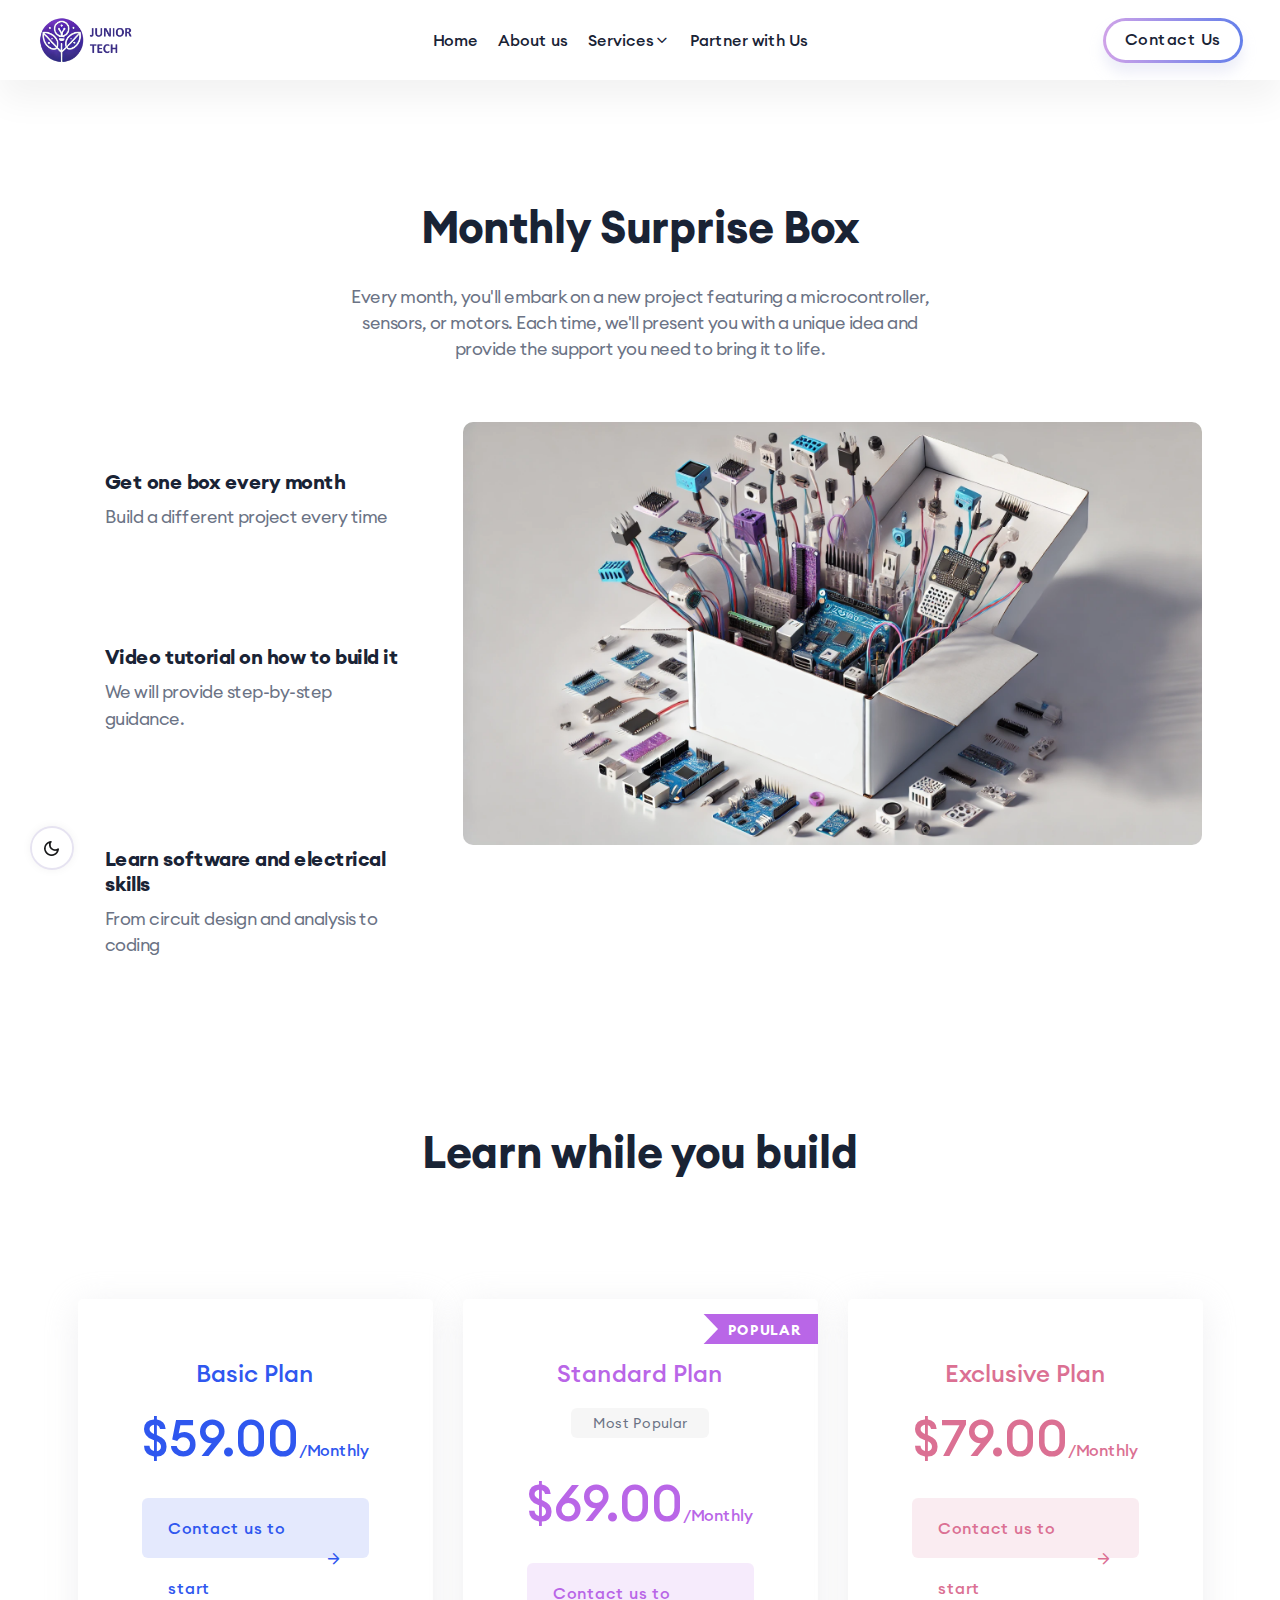
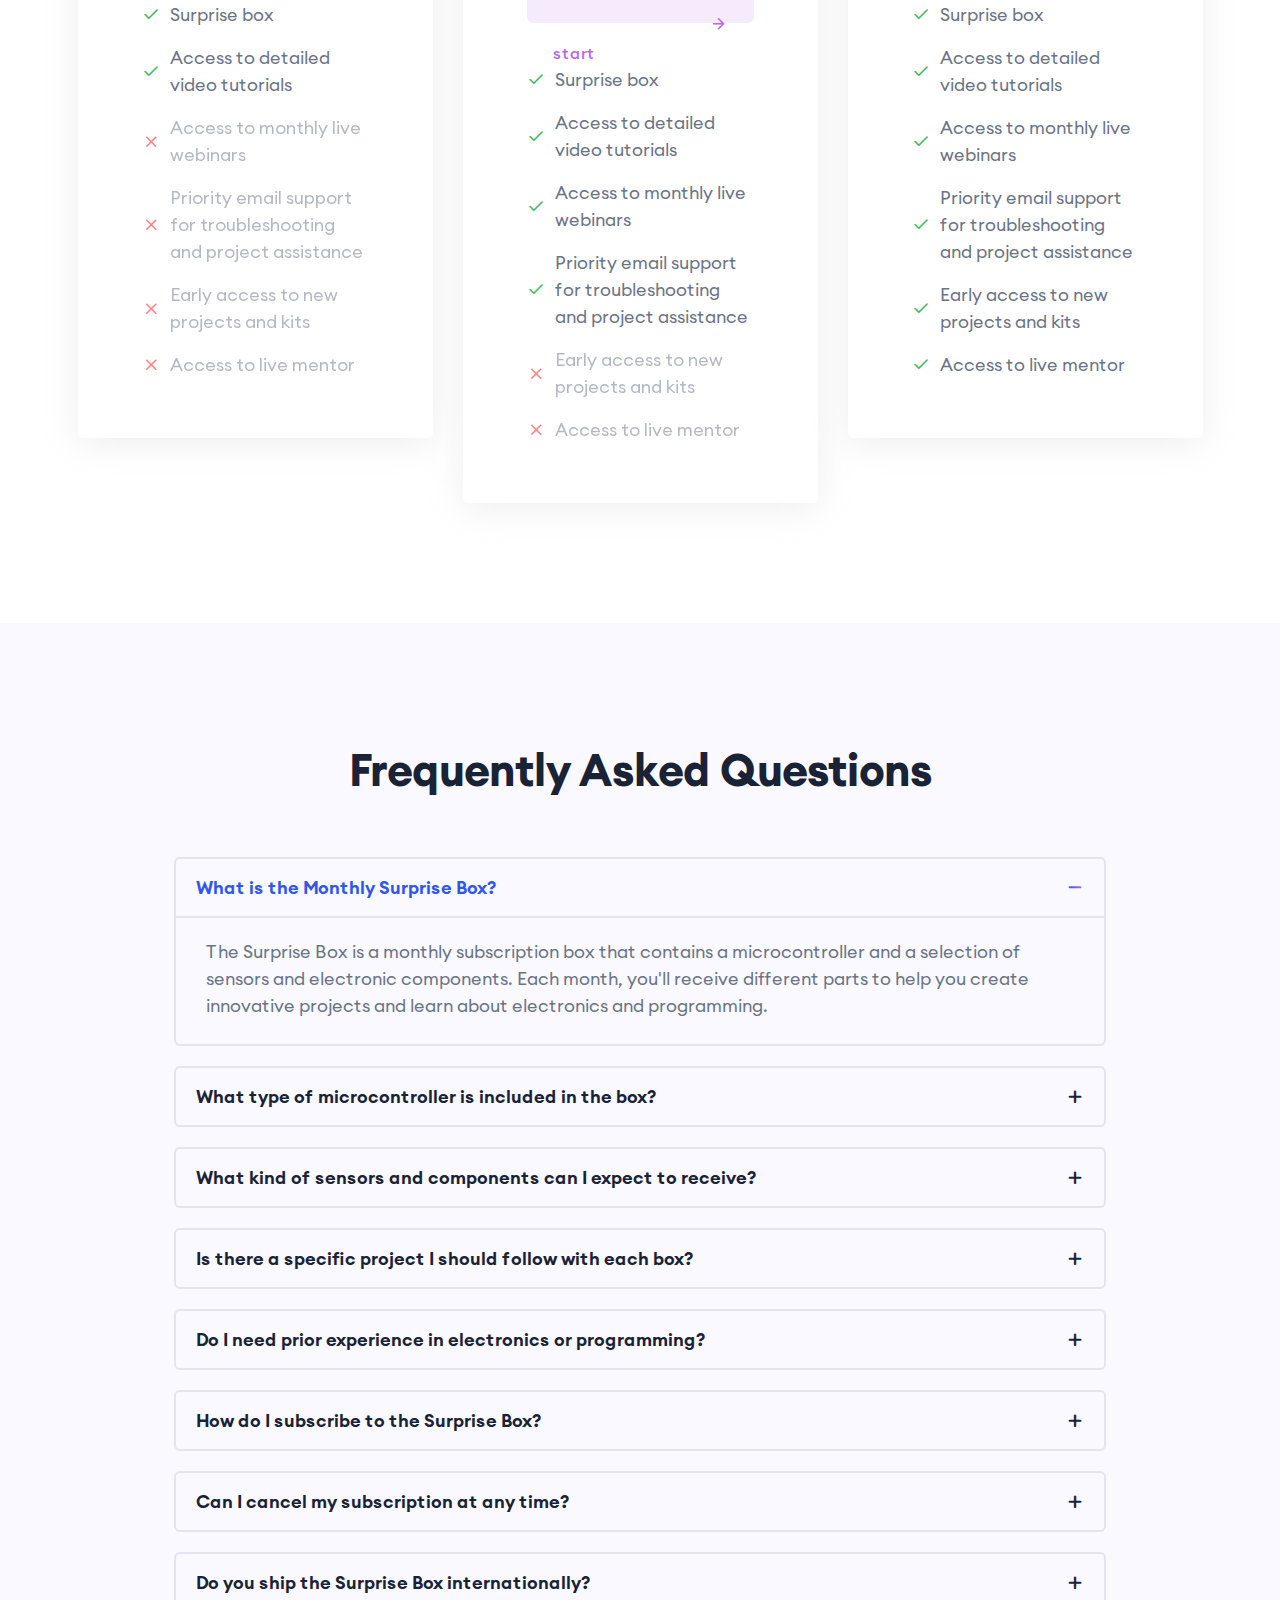
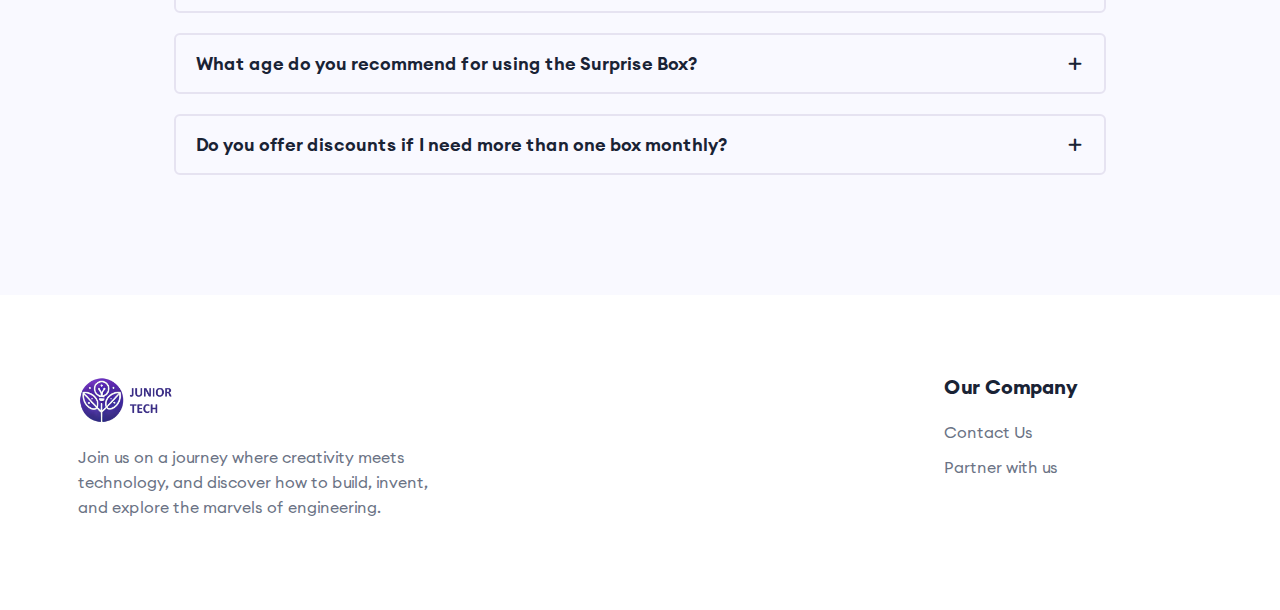
<file: box.html>
<!DOCTYPE html>
<html lang="en">

<head>
    <meta charset="utf-8">
    <meta http-equiv="x-ua-compatible" content="ie=edge">
    <title>Box</title>
    <meta name="robots" content="noindex, follow" />
    <meta name="description" content="">
    <meta name="viewport" content="width=device-width, initial-scale=1, shrink-to-fit=no">

    <!-- Favicon -->
    <link rel="shortcut icon" type="image/x-icon" href="assets/images/favicon.png">

    <!-- CSS
	============================================ -->
    <link rel="stylesheet" href="assets/css/vendor/bootstrap.min.css">
    <link rel="stylesheet" href="assets/css/vendor/slick.css">
    <link rel="stylesheet" href="assets/css/vendor/slick-theme.css">
    <link rel="stylesheet" href="assets/css/plugins/sal.css">
    <link rel="stylesheet" href="assets/css/plugins/feather.css">
    <link rel="stylesheet" href="assets/css/plugins/fontawesome.min.css">
    <link rel="stylesheet" href="assets/css/plugins/euclid-circulara.css">
    <link rel="stylesheet" href="assets/css/plugins/swiper.css">
    <link rel="stylesheet" href="assets/css/plugins/odometer.css">
    <link rel="stylesheet" href="assets/css/plugins/animation.css">
    <link rel="stylesheet" href="assets/css/plugins/bootstrap-select.min.css">
    <link rel="stylesheet" href="assets/css/plugins/jquery-ui.css">
    <link rel="stylesheet" href="assets/css/plugins/magnigy-popup.min.css">
    <link rel="stylesheet" href="assets/css/plugins/plyr.css">
    <link rel="stylesheet" href="assets/css/style.css">
</head>

<body class="rbt-header-sticky">

    <div id="my_switcher" class="my_switcher">
        <ul>
            <li>
                <a href="javascript: void(0);" data-theme="light" class="setColor light">
                    <img src="assets/images/about/sun-01.svg" alt="Sun images"><span title="Light Mode"> Light</span>
                </a>
            </li>
            <li>
                <a href="javascript: void(0);" data-theme="dark" class="setColor dark">
                    <img src="assets/images/about/vector.svg" alt="Vector Images"><span title="Dark Mode"> Dark</span>
                </a>
            </li>
        </ul>
    </div>



    <!-- Header -->
    <header class="rbt-header rbt-header-10">
        <div class="rbt-sticky-placeholder"></div>
        <div class="rbt-header-wrapper header-space-betwween header-sticky">
            <div class="container-fluid">
                <div class="mainbar-row rbt-navigation-center align-items-center">
                    <div class="header-left rbt-header-content">
                        <div class="header-info">
                            <div class="logo logo-dark">
                                <a>
                                    <img src="assets/images/logo/logo.png" alt="Education Logo Images">
                                </a>
                            </div>

                            <div class="logo d-none logo-light">
                                <a>
                                    <img src="assets/images/dark/logo/logo-light.png" alt="Education Logo Images">
                                </a>
                            </div>
                        </div>
                    </div>

                    <div class="rbt-main-navigation d-none d-xl-block">
                        <nav class="mainmenu-nav">
                            <ul class="mainmenu">
                                <li class="with-megamenu has-menu-child-item position-static">
                                    <a href="home.html">Home </a>
                                </li>

                                <li class="with-megamenu has-menu-child-item position-static">
                                    <a href="about-us.html">About us </a>
                                </li>
                                <li class="with-megamenu has-menu-child-item">
                                    <a href="#">Services <i class="feather-chevron-down"></i></a>
                                    <div class="rbt-megamenu grid-item-2">
                                        <div class="wrapper">
                                            <div class="row row--15">
                                                <div class="col-lg-12 col-xl-6 col-xxl-6 single-mega-item">
                                                    <ul class="mega-menu-item">
                                                        <li><a href="box.html">Monthly Surprise Box</a></li>
                                                        <li><a href="ai-teacher.html">AI Teacher</a></li>
                                                        <li><a href="summer-camp.html">Summer Camp</a></li>
                                                        <li><a href="prototyping.html">Prototyping</a></li>
                                                    </ul>
                                                </div>
                                            </div>
                                        </div>
                                    </div>
                                    <!-- End Mega Menu  -->
                                </li>
                                <li class="with-megamenu has-menu-child-item position-static">
                                    <a href="partner-with-us.html">Partner with Us </a>
                                </li>
                            </ul>
                        </nav>
                    </div>
                    <div class="header-right">
                        <div class="rbt-btn-wrapper">
                            <a class="rbt-btn btn-border-gradient radius-round btn-sm hover-transform-none"
                               href="contact-us.html">
                                <span>Contact Us</span>
                            </a>
                        </div>

                        <!-- Start Mobile-Menu-Bar -->
                        <div class="mobile-menu-bar d-block d-xl-none">
                            <div class="hamberger">
                                <button class="hamberger-button rbt-round-btn">
                                    <i class="feather-menu"></i>
                                </button>
                            </div>
                        </div>
                        <!-- Start Mobile-Menu-Bar -->

                    </div>
                </div>
            </div>

        </div>


    </header>
    <!-- Header -->
    <!-- Mobile Menu Section -->
    <div class="popup-mobile-menu">
        <div class="inner-wrapper">
            <div class="inner-top">
                <div class="content">
                    <div class="logo">
                        <a>
                            <img src="assets/images/logo/logo.png" alt="Logo">
                        </a>
                    </div>
                    <div class="rbt-btn-close">
                        <button class="close-button rbt-round-btn"><i class="feather-x"></i></button>
                    </div>
                </div>
            </div>

            <nav class="mainmenu-nav">
                <ul class="mainmenu">
                    <li>
                        <a href="home.html">Home </a>
                    </li>
                    <li>
                        <a href="about-us.html">About us </a>
                    </li>
                    <li class="with-megamenu has-menu-child-item position-static">
                        <a href="#">Services <i class="feather-chevron-down"></i></a>
                        <!-- Start Mega Menu  -->
                        <div class="rbt-megamenu grid-item-3">
                            <div class="wrapper">
                                <div class="row row--15 single-dropdown-menu-presentation">
                                    <div class="col-lg-4 col-xxl-4 single-mega-item">
                                        <ul class="mega-menu-item">
                                            <li><a href="box.html">Monthly surprise box</a></li>
                                            <li><a href="ai-teacher.html">AI teacher</a></li>
                                            <li><a href="summer-camp.html">Summer camp</a></li>
                                            <li><a href="prototyping.html">Prototyping</a></li>
                                        </ul>
                                    </div>
                                </div>
                            </div>
                        </div>
                    </li>
                    <li>
                        <a href="partner-with-us.html">Partner with us </a>
                    </li>
                    <li>
                        <a href="contact-us.html">Contact us </a>
                    </li>

                </ul>
            </nav>

        </div>
    </div>


    <!-- Start Advance Tab  -->
    <div class="rbt-advance-tab-area rbt-section-gapTop bg-color-white">
        <div class="container">
            <div class="row mb--60">
                <div class="col-lg-12">
                    <div class="section-title text-center">
                        <h2 class="title">Monthly Surprise Box</h2>
                        <p class="description mt--30">
                            Every month, you'll embark on a new project featuring a microcontroller, sensors, or motors. Each time, we'll present you with a unique idea and provide the support you need to bring it to life.
                        </p>
                    </div>
                </div>
            </div>
            <div class="row g-5">
                <div class="col-lg-4 col-md-12 col-sm-12 col-12 mt_md--30 mt_sm--30 order-2 order-lg-1">
                    <div class="advance-tab-button advance-tab-button-1">
                        <ul class="nav nav-tabs tab-button-list" >
                            <li class="nav-item" role="presentation">
                                <a class="nav-link tab-button" id="profile-tab"
                                   role="tab" aria-controls="profile" aria-selected="false" style="cursor: default;">
                                    <div class="tab">
                                        <h4 class="title">Get one box every month</h4>
                                        <p class="description">
                                            Build a different project every time
                                        </p>
                                    </div>
                                </a>
                            </li>

                            <li class="nav-item" role="presentation">
                                <a class="nav-link tab-button" id="profile-tab"
                                    role="tab" aria-controls="profile" aria-selected="false" style="cursor: default;">
                                    <div class="tab">
                                        <h4 class="title">Video tutorial on how to build it</h4>
                                        <p class="description">
                                            We will provide step-by-step guidance.
                                        </p>
                                    </div>
                                </a>
                            </li>

                            <li class="nav-item" role="presentation">
                                <a class="nav-link tab-button" id="contact-tab" 
                                    role="tab" aria-controls="contact" aria-selected="false" style="cursor: default;">
                                    <div class="tab">
                                        <h4 class="title">Learn software and electrical skills</h4>
                                        <p class="description">
                                            From circuit design and analysis to coding
                                        </p>
                                    </div>
                                </a>
                            </li>

                        </ul>
                    </div>
                </div>
                <div class="col-lg-8 col-md-12 col-sm-12 col-12 order-1 order-lg-2">
                    <div class="tab-content">
                        <div class="tab-pane fade advance-tab-content-1 active show" id="home" role="tabpanel"
                             aria-labelledby="home-tab">
                            <div class="thumbnail">
                                <img src="assets/images/about/about-07.png" alt="advance-tab-image">
                            </div>

                        </div>
                      
                    </div>
                </div>
            </div>
        </div>
    </div>
    <!-- End Advance Tab  -->
    <div class="rbt-pricing-area bg-color-white rbt-section-gap">
        <div class="container">
            <div class="row g-5 mb--60">
                <div class="col-12">
                    <div class="section-title text-center mb--60">

                        <h2 class="title">Learn while you build</h2>
                    </div>
                    <!--         <div class="pricing-billing-duration text-center">
                                            <ul>
                                             <li class="nav-item">
                        <button class="nav-link yearly-plan-btn" type="button">Yearly Plan</button>
                    </li>
                                    <li class="nav-item">
                                        <button class="nav-link monthly-plan-btn active" type="button">Monthly Plan</button>
                                    </li>
                                    </ul>
                                </div>-->
                </div>
            </div>
            <div class="row g-5">
                <!-- Start Single Pricing  -->
                <div class="col-xl-4 col-lg-6 col-md-6 col-12">
                    <div class="pricing-table style-2">
                        <div class="pricing-header">
                            <h3 class="title color-primary">Basic Plan</h3>

                            <div class="price-wrap">
                                <div class="yearly-pricing" style="display: none;">
                                    <span class="amount color-primary">$30.99</span>
                                    <span class="duration color-primary">/yearly</span>
                                </div>
                                <div class="monthly-pricing" style="display: block;">
                                    <span class="amount color-primary">$59.00</span>
                                    <span class="duration color-primary">/monthly</span>
                                </div>
                            </div>
                        </div>

                        <div class="pricing-btn">
                            <a class="rbt-btn bg-primary-opacity hover-icon-reverse w-100" href="contact-us.html">
                                <div class="icon-reverse-wrapper">
                                    <span class="btn-text">Contact us to start</span>
                                    <span class="btn-icon"><i class="feather-arrow-right"></i></span>
                                    <span class="btn-icon"><i class="feather-arrow-right"></i></span>
                                </div>
                            </a>
                        </div>

                        <div class="pricing-body">
                            <ul class="list-item">
                                <li><i class="feather-check"></i> Surprise box</li>
                                <li><i class="feather-check"></i> Access to detailed video tutorials</li>
                                <li class="off"><i class="feather-x"></i> Access to monthly live webinars</li>
                                <li class="off"><i class="feather-x"></i> Priority email support for troubleshooting and project assistance</li>
                                <li class="off"><i class="feather-x"></i> Early access to new projects and kits</li>
                                <li class="off"><i class="feather-x"></i> Access to live mentor</li>

                            </ul>
                        </div>
                    </div>
                </div>
                <!-- End Single Pricing  -->
                <!-- Start Single Pricing  -->
                <div class="col-xl-4 col-lg-6 col-md-6 col-12">
                    <div class="pricing-table style-2 active">
                        <div class="pricing-header">
                            <div class="pricing-badge"><span>Popular</span></div>
                            <h3 class="title color-secondary">Standard Plan</h3>
                            <span class="rbt-badge mb--35">Most Popular</span>
                            <div class="price-wrap">
                                <div class="yearly-pricing" style="display: none;">
                                    <span class="amount color-secondary">$100.99</span>
                                    <span class="duration color-secondary">/yearly</span>
                                </div>
                                <div class="monthly-pricing" style="display: block;">
                                    <span class="amount color-secondary">$69.00</span>
                                    <span class="duration color-secondary">/monthly</span>
                                </div>
                            </div>
                        </div>
                        <div class="pricing-btn">
                            <a class="rbt-btn bg-secondary-opacity hover-icon-reverse w-100" href="contact-us.html">
                                <div class="icon-reverse-wrapper">
                                    <span class="btn-text">Contact us to start</span>
                                    <span class="btn-icon"><i class="feather-arrow-right"></i></span>
                                    <span class="btn-icon"><i class="feather-arrow-right"></i></span>
                                </div>
                            </a>
                        </div>

                        <div class="pricing-body">
                            <ul class="list-item">
                                <li><i class="feather-check"></i> Surprise box</li>
                                <li><i class="feather-check"></i> Access to detailed video tutorials</li>
                                <li><i class="feather-check"></i> Access to monthly live webinars</li>
                                <li><i class="feather-check"></i> Priority email support for troubleshooting and project assistance</li>
                                <li class="off"><i class="feather-x"></i> Early access to new projects and kits</li>
                                <li class="off"><i class="feather-x"></i> Access to live mentor</li>
                            </ul>
                        </div>

                    </div>
                </div>
                <!-- End Single Pricing  -->
                <!-- Start Single Pricing  -->
                <div class="col-xl-4 col-lg-6 col-md-6 col-12">
                    <div class="pricing-table style-2">
                        <div class="pricing-header">
                            <h3 class="title color-pink">Exclusive Plan</h3>

                            <div class="price-wrap">
                                <div class="yearly-pricing" style="display: none;">
                                    <span class="amount color-pink">$99.99</span>
                                    <span class="duration color-pink">/yearly</span>
                                </div>
                                <div class="monthly-pricing" style="display: block;">
                                    <span class="amount color-pink">$79.00</span>
                                    <span class="duration color-pink">/monthly</span>
                                </div>
                            </div>
                        </div>
                        <div class="pricing-btn">
                            <a class="rbt-btn bg-pink-opacity hover-icon-reverse w-100" href="contact-us.html">
                                <div class="icon-reverse-wrapper">
                                    <span class="btn-text">Contact us to start</span>
                                    <span class="btn-icon"><i class="feather-arrow-right"></i></span>
                                    <span class="btn-icon"><i class="feather-arrow-right"></i></span>
                                </div>
                            </a>
                        </div>

                        <div class="pricing-body">
                            <ul class="list-item">
                                <li><i class="feather-check"></i> Surprise box</li>
                                <li><i class="feather-check"></i> Access to detailed video tutorials</li>
                                <li><i class="feather-check"></i> Access to monthly live webinars</li>
                                <li><i class="feather-check"></i> Priority email support for troubleshooting and project assistance</li>
                                <li><i class="feather-check"></i> Early access to new projects and kits</li>
                                <li><i class="feather-check"></i> Access to live mentor</li>
                            </ul>
                        </div>

                    </div>
                </div>
                <!-- End Single Pricing  -->
            </div>
        </div>
    </div>

    <!-- Start Accordion Area  -->
    <div class="rbt-accordion-area accordion-style-1 bg-color-extra2 rbt-section-gap">
        <div class="container">
            <div class="row g-5 align-items-center">
                <div class="col-lg-10 offset-lg-1">
                    <div class="rbt-accordion-style accordion">
                        <div class="section-title text-center mb--60">
                            <h2 class="title">Frequently Asked Questions</h2>

                        </div>
                        <div class="rbt-accordion-style rbt-accordion-04 accordion">
                            <div class="accordion" id="accordionExamplec3">
                                <div class="accordion-item card">
                                    <h2 class="accordion-header card-header" id="headingThree1">
                                        <button class="accordion-button" type="button" data-bs-toggle="collapse"
                                                data-bs-target="#collapseThree1" aria-expanded="true"
                                                aria-controls="collapseThree1">
                                            What is the Monthly Surprise Box?
                                        </button>
                                    </h2>
                                    <div id="collapseThree1" class="accordion-collapse collapse show"
                                         aria-labelledby="headingThree1" data-bs-parent="#accordionExamplec3">
                                        <div class="accordion-body card-body">
                                            The Surprise Box is a monthly subscription box that contains a microcontroller and a selection of sensors and electronic components. Each month, you'll receive different parts to help you create innovative projects and learn about electronics and programming.
                                        </div>
                                    </div>
                                </div>

                                <div class="accordion-item card">
                                    <h2 class="accordion-header card-header" id="headingThree2">
                                        <button class="accordion-button collapsed" type="button"
                                                data-bs-toggle="collapse" data-bs-target="#collapseThree2"
                                                aria-expanded="false" aria-controls="collapseThree2">
                                            What type of microcontroller is included in the box?
                                        </button>
                                    </h2>
                                    <div id="collapseThree2" class="accordion-collapse collapse"
                                         aria-labelledby="headingThree2" data-bs-parent="#accordionExamplec3">
                                        <div class="accordion-body card-body">
                                            You will receive a ESP32 board compatible with Arduino.
                                        </div>
                                    </div>
                                </div>

                                <div class="accordion-item card">
                                    <h2 class="accordion-header card-header" id="headingThree3">
                                        <button class="accordion-button collapsed" type="button"
                                                data-bs-toggle="collapse" data-bs-target="#collapseThree3"
                                                aria-expanded="false" aria-controls="collapseThree3">
                                            What kind of sensors and components can I expect to receive?
                                        </button>
                                    </h2>
                                    <div id="collapseThree3" class="accordion-collapse collapse"
                                         aria-labelledby="headingThree3" data-bs-parent="#accordionExamplec3">
                                        <div class="accordion-body card-body">
                                            Sensors and components may include temperature and humidity sensors, motion sensors, LEDs, resistors, wires, and more. Each box is designed to offer a variety of useful components for different projects.
                                        </div>
                                    </div>
                                </div>



                                <div class="accordion-item card">
                                    <h2 class="accordion-header card-header" id="headingThree4">
                                        <button class="accordion-button collapsed" type="button"
                                                data-bs-toggle="collapse" data-bs-target="#collapseThree4"
                                                aria-expanded="false" aria-controls="collapseThree4">
                                            Is there a specific project I should follow with each box?
                                        </button>
                                    </h2>
                                    <div id="collapseThree4" class="accordion-collapse collapse"
                                         aria-labelledby="headingThree4" data-bs-parent="#accordionExamplec4">
                                        <div class="accordion-body card-body">
                                            Yes, each box includes a suggested project with step-by-step instructions. You can also use the components for your own creative projects.
                                        </div>
                                    </div>
                                </div>

                                <div class="accordion-item card">
                                    <h2 class="accordion-header card-header" id="headingThree5">
                                        <button class="accordion-button collapsed" type="button"
                                                data-bs-toggle="collapse" data-bs-target="#collapseThree5"
                                                aria-expanded="false" aria-controls="collapseThree5">
                                            Do I need prior experience in electronics or programming?
                                        </button>
                                    </h2>
                                    <div id="collapseThree5" class="accordion-collapse collapse"
                                         aria-labelledby="headingThree5" data-bs-parent="#accordionExamplec5">
                                        <div class="accordion-body card-body">
                                            No, the Surprise Box is designed for all levels, from beginners to experts. We provide detailed tutorials to help you get started.
                                        </div>
                                    </div>
                                </div>

                                <div class="accordion-item card">
                                    <h2 class="accordion-header card-header" id="headingThree6">
                                        <button class="accordion-button collapsed" type="button"
                                                data-bs-toggle="collapse" data-bs-target="#collapseThree6"
                                                aria-expanded="false" aria-controls="collapseThree6">
                                            How do I subscribe to the Surprise Box?
                                        </button>
                                    </h2>
                                    <div id="collapseThree6" class="accordion-collapse collapse"
                                         aria-labelledby="headingThree6" data-bs-parent="#accordionExamplec6">
                                        <div class="accordion-body card-body">
                                            You can subscribe to the Surprise Box through our website. We offer monthly subscriptions, you just need to contact us today to start
                                        </div>
                                    </div>
                                </div>

                                <div class="accordion-item card">
                                    <h2 class="accordion-header card-header" id="headingThree7">
                                        <button class="accordion-button collapsed" type="button"
                                                data-bs-toggle="collapse" data-bs-target="#collapseThree7"
                                                aria-expanded="false" aria-controls="collapseThree7">
                                            Can I cancel my subscription at any time?
                                        </button>
                                    </h2>
                                    <div id="collapseThree7" class="accordion-collapse collapse"
                                         aria-labelledby="headingThree7" data-bs-parent="#accordionExamplec7">
                                        <div class="accordion-body card-body">
                                            Yes, you can cancel your subscription at any time .There are no cancellation fees.
                                        </div>
                                    </div>
                                </div>

                                <div class="accordion-item card">
                                    <h2 class="accordion-header card-header" id="headingThree8">
                                        <button class="accordion-button collapsed" type="button"
                                                data-bs-toggle="collapse" data-bs-target="#collapseThree8"
                                                aria-expanded="false" aria-controls="collapseThree8">
                                            Do you ship the Surprise Box internationally?
                                        </button>
                                    </h2>
                                    <div id="collapseThree8" class="accordion-collapse collapse"
                                         aria-labelledby="headingThree8" data-bs-parent="#accordionExamplec8">
                                        <div class="accordion-body card-body">
                                            Yes, we ship the Surprise Box to many countries. Shipping costs and delivery times may vary by location.
                                        </div>
                                    </div>
                                </div>

                                <div class="accordion-item card">
                                    <h2 class="accordion-header card-header" id="headingThree9">
                                        <button class="accordion-button collapsed" type="button"
                                                data-bs-toggle="collapse" data-bs-target="#collapseThree9"
                                                aria-expanded="false" aria-controls="collapseThree9">
                                            What age do you recommend for using the Surprise Box?
                                        </button>
                                    </h2>
                                    <div id="collapseThree9" class="accordion-collapse collapse"
                                         aria-labelledby="headingThree4" data-bs-parent="#accordionExamplec9">
                                        <div class="accordion-body card-body">
                                            The Surprise Box is suitable for all ages, but we recommend adult supervision for children under 12 years old.
                                        </div>
                                    </div>
                                </div>

                                <div class="accordion-item card">
                                    <h2 class="accordion-header card-header" id="headingThree10">
                                        <button class="accordion-button collapsed" type="button"
                                                data-bs-toggle="collapse" data-bs-target="#collapseThree10"
                                                aria-expanded="false" aria-controls="collapseThree10">
                                            Do you offer discounts if I need more than one box monthly?
                                        </button>
                                    </h2>
                                    <div id="collapseThree10" class="accordion-collapse collapse"
                                         aria-labelledby="headingThree4" data-bs-parent="#accordionExamplec10">
                                        <div class="accordion-body card-body">
                                            Yes, we offer special discounts for students and educators. Please contact our customer service team for more details.
                                        </div>
                                    </div>
                                </div>

                            </div>
                        </div>
                    </div>
                </div>
            </div>
        </div>
    </div>
    <!-- End Accordion Area  -->
    <!-- Footer -->
    <footer class="rbt-footer footer-style-1">
        <div class="footer-top">
            <div class="container">
                <div class="row row--15 mt_dec--30">
                    <div class="col-lg-4 col-md-6 col-sm-6 col-12 mt--30">
                        <div class="footer-widget">
                            <div class="logo logo-dark">
                                <a>
                                    <img src="assets/images/logo/logo.png" alt="Edu-cause">
                                </a>
                            </div>
                            <div class="logo d-none logo-light">
                                <a>
                                    <img src="assets/images/dark/logo/logo-light.png" alt="Edu-cause">
                                </a>
                            </div>

                            <p class="description mt--20">
                                Join us on a journey where creativity meets technology, and discover how to build, invent, and explore the marvels of engineering.
                            </p>


                        </div>
                    </div>


                    <div class="col-lg-3 col-md-6 col-sm-6 col-12 mt--30" style="margin-left: auto;">
                        <div class="footer-widget">
                            <h5 class="ft-title">Our Company</h5>
                            <ul class="ft-link">
                                <li>
                                    <a href="contact-us.html">Contact Us</a>
                                </li>
                                <li>
                                    <a href="partner-with-us.html">Partner with us</a>
                                </li>
                            </ul>
                        </div>
                    </div>


                </div>
            </div>
        </div>
    </footer>
    <!-- Footer -->
    <!-- End Footer aera -->
    <div class="rbt-progress-parent">
        <svg class="rbt-back-circle svg-inner" width="100%" height="100%" viewBox="-1 -1 102 102">
            <path d="M50,1 a49,49 0 0,1 0,98 a49,49 0 0,1 0,-98" />
        </svg>
    </div>

    <!-- JS
    ============================================ -->
    <!-- Modernizer JS -->
    <script src="assets/js/vendor/modernizr.min.js"></script>
    <!-- jQuery JS -->
    <script src="assets/js/vendor/jquery.js"></script>
    <!-- Bootstrap JS -->
    <script src="assets/js/vendor/bootstrap.min.js"></script>
    <!-- sal.js -->
    <script src="assets/js/vendor/sal.js"></script>
    <!-- Dark Mode Switcher -->
    <script src="assets/js/vendor/js.cookie.js"></script>
    <script src="assets/js/vendor/jquery.style.switcher.js"></script>
    <script src="assets/js/vendor/swiper.js"></script>
    <script src="assets/js/vendor/jquery-appear.js"></script>
    <script src="assets/js/vendor/odometer.js"></script>
    <script src="assets/js/vendor/backtotop.js"></script>
    <script src="assets/js/vendor/isotop.js"></script>
    <script src="assets/js/vendor/imageloaded.js"></script>

    <script src="assets/js/vendor/wow.js"></script>
    <script src="assets/js/vendor/waypoint.min.js"></script>
    <script src="assets/js/vendor/easypie.js"></script>
    <script src="assets/js/vendor/text-type.js"></script>
    <script src="assets/js/vendor/jquery-one-page-nav.js"></script>
    <script src="assets/js/vendor/bootstrap-select.min.js"></script>
    <script src="assets/js/vendor/jquery-ui.js"></script>
    <script src="assets/js/vendor/magnify-popup.min.js"></script>
    <script src="assets/js/vendor/paralax-scroll.js"></script>
    <script src="assets/js/vendor/paralax.min.js"></script>
    <script src="assets/js/vendor/countdown.js"></script>
    <script src="assets/js/vendor/plyr.js"></script>
    <!-- Main JS -->
    <script src="assets/js/main.js"></script>
</body>

</html>
</file>
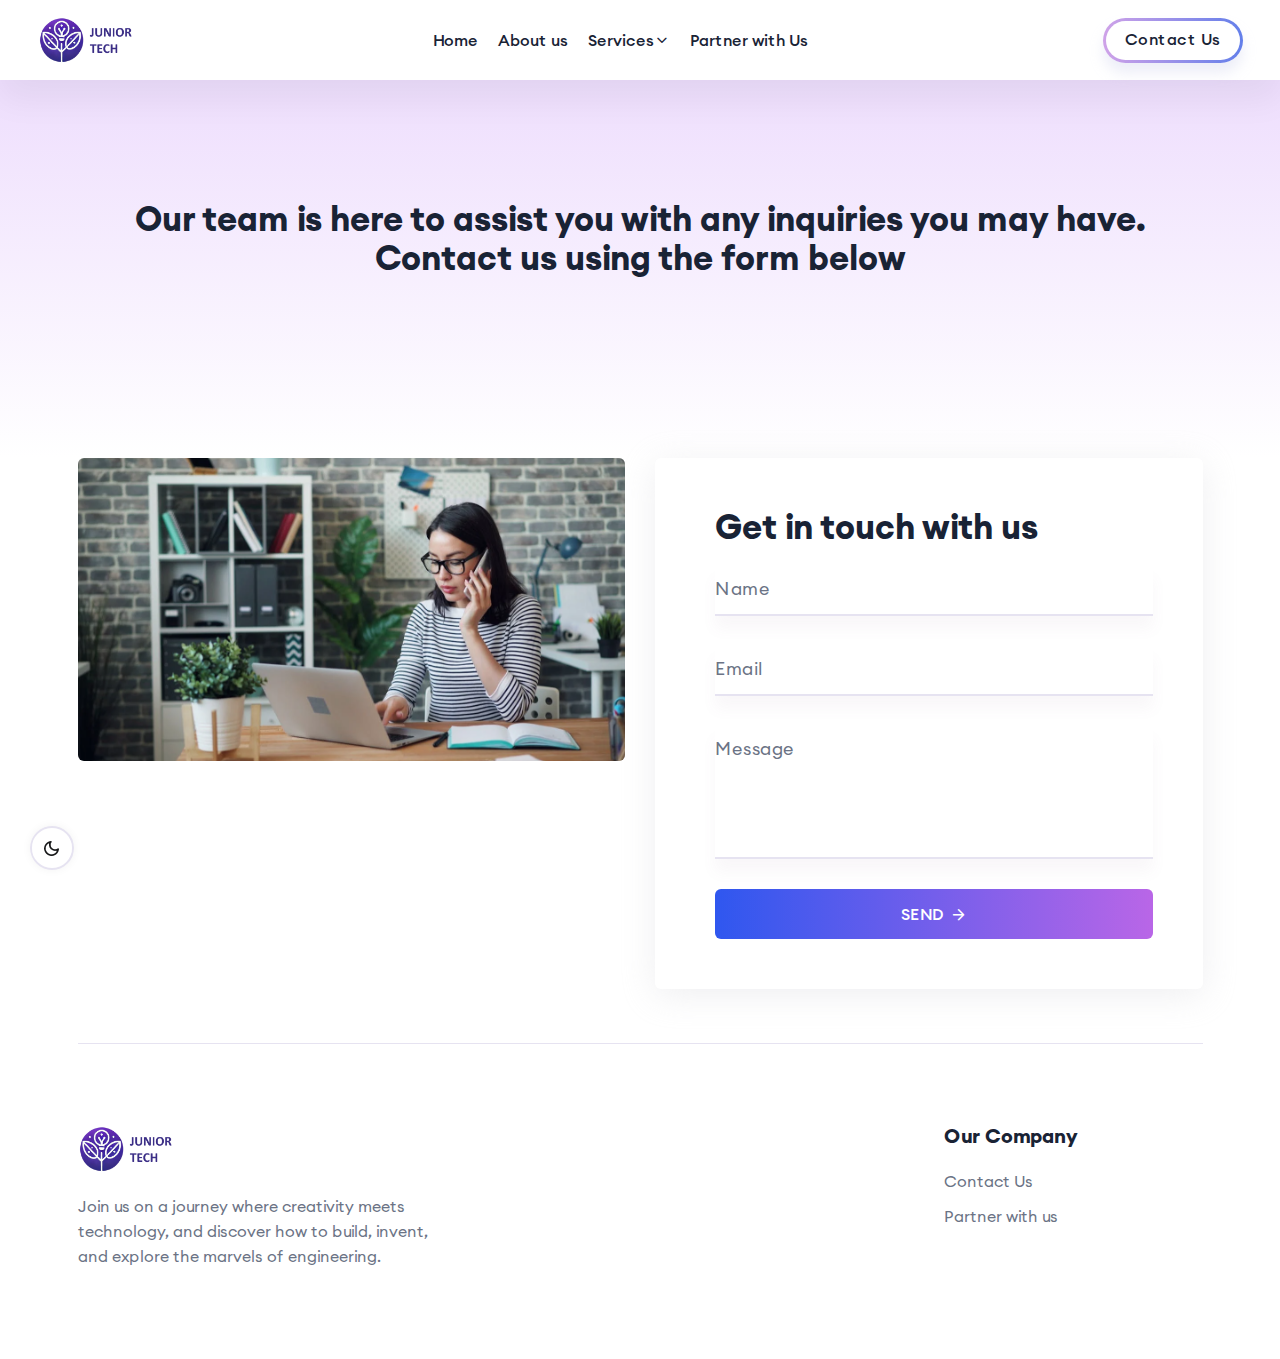
<file: contact-us.html>
<!DOCTYPE html>
<html lang="en">

<head>
    <meta charset="utf-8">
    <meta http-equiv="x-ua-compatible" content="ie=edge">
    <title>Contact us</title>
    <meta name="robots" content="noindex, follow" />
    <meta name="description" content="">
    <meta name="viewport" content="width=device-width, initial-scale=1, shrink-to-fit=no">

    <!-- Favicon -->
    <link rel="shortcut icon" type="image/x-icon" href="assets/images/favicon.png">

    <!-- CSS
	============================================ -->
    <link rel="stylesheet" href="assets/css/vendor/bootstrap.min.css">
    <link rel="stylesheet" href="assets/css/vendor/slick.css">
    <link rel="stylesheet" href="assets/css/vendor/slick-theme.css">
    <link rel="stylesheet" href="assets/css/plugins/sal.css">
    <link rel="stylesheet" href="assets/css/plugins/feather.css">
    <link rel="stylesheet" href="assets/css/plugins/fontawesome.min.css">
    <link rel="stylesheet" href="assets/css/plugins/euclid-circulara.css">
    <link rel="stylesheet" href="assets/css/plugins/swiper.css">
    <link rel="stylesheet" href="assets/css/plugins/odometer.css">
    <link rel="stylesheet" href="assets/css/plugins/animation.css">
    <link rel="stylesheet" href="assets/css/plugins/bootstrap-select.min.css">
    <link rel="stylesheet" href="assets/css/plugins/jquery-ui.css">
    <link rel="stylesheet" href="assets/css/plugins/magnigy-popup.min.css">
    <link rel="stylesheet" href="assets/css/plugins/plyr.css">
    <link rel="stylesheet" href="assets/css/style.css">
</head>

<body class="rbt-header-sticky">

    <div id="my_switcher" class="my_switcher">
        <ul>
            <li>
                <a href="javascript: void(0);" data-theme="light" class="setColor light">
                    <img src="assets/images/about/sun-01.svg" alt="Sun images"><span title="Light Mode"> Light</span>
                </a>
            </li>
            <li>
                <a href="javascript: void(0);" data-theme="dark" class="setColor dark">
                    <img src="assets/images/about/vector.svg" alt="Vector Images"><span title="Dark Mode"> Dark</span>
                </a>
            </li>
        </ul>
    </div>

    <!-- Header -->
    <header class="rbt-header rbt-header-10">
        <div class="rbt-sticky-placeholder"></div>
        <div class="rbt-header-wrapper header-space-betwween header-sticky">
            <div class="container-fluid">
                <div class="mainbar-row rbt-navigation-center align-items-center">
                    <div class="header-left rbt-header-content">
                        <div class="header-info">
                            <div class="logo logo-dark">
                                <a>
                                    <img src="assets/images/logo/logo.png" alt="Education Logo Images">
                                </a>
                            </div>

                            <div class="logo d-none logo-light">
                                <a>
                                    <img src="assets/images/dark/logo/logo-light.png" alt="Education Logo Images">
                                </a>
                            </div>
                        </div>
                    </div>

                    <div class="rbt-main-navigation d-none d-xl-block">
                        <nav class="mainmenu-nav">
                            <ul class="mainmenu">
                                <li class="with-megamenu has-menu-child-item position-static">
                                    <a href="home.html">Home </a>
                                </li>

                                <li class="with-megamenu has-menu-child-item position-static">
                                    <a href="about-us.html">About us </a>
                                </li>
                                <li class="with-megamenu has-menu-child-item">
                                    <a href="#">Services <i class="feather-chevron-down"></i></a>
                                    <div class="rbt-megamenu grid-item-2">
                                        <div class="wrapper">
                                            <div class="row row--15">
                                                <div class="col-lg-12 col-xl-6 col-xxl-6 single-mega-item">
                                                    <ul class="mega-menu-item">
                                                        <li><a href="box.html">Monthly Surprise Box</a></li>
                                                        <li><a href="ai-teacher.html">AI Teacher</a></li>
                                                        <li><a href="summer-camp.html">Summer Camp</a></li>
                                                        <li><a href="prototyping.html">Prototyping</a></li>
                                                    </ul>
                                                </div>
                                            </div>
                                        </div>
                                    </div>
                                    <!-- End Mega Menu  -->
                                </li>
                                <li class="with-megamenu has-menu-child-item position-static">
                                    <a href="partner-with-us.html">Partner with Us </a>
                                </li>
                            </ul>
                        </nav>
                    </div>
                    <div class="header-right">
                        <div class="rbt-btn-wrapper">
                            <a class="rbt-btn btn-border-gradient radius-round btn-sm hover-transform-none"
                               href="contact-us.html">
                                <span>Contact Us</span>
                            </a>
                        </div>

                        <!-- Start Mobile-Menu-Bar -->
                        <div class="mobile-menu-bar d-block d-xl-none">
                            <div class="hamberger">
                                <button class="hamberger-button rbt-round-btn">
                                    <i class="feather-menu"></i>
                                </button>
                            </div>
                        </div>
                        <!-- Start Mobile-Menu-Bar -->

                    </div>
                </div>
            </div>

        </div>


    </header>
    <!-- Header -->
    <!-- Mobile Menu Section -->
    <div class="popup-mobile-menu">
        <div class="inner-wrapper">
            <div class="inner-top">
                <div class="content">
                    <div class="logo">
                        <a>
                            <img src="assets/images/logo/logo.png" alt="Logo">
                        </a>
                    </div>
                    <div class="rbt-btn-close">
                        <button class="close-button rbt-round-btn"><i class="feather-x"></i></button>
                    </div>
                </div>
            </div>

            <nav class="mainmenu-nav">
                <ul class="mainmenu">
                    <li >
                        <a href="home.html">Home </a>
                    </li>
                    <li>
                        <a href="about-us.html">About us </a>
                    </li>
                    <li class="with-megamenu has-menu-child-item position-static">
                        <a href="#">Services <i class="feather-chevron-down"></i></a>
                        <!-- Start Mega Menu  -->
                        <div class="rbt-megamenu grid-item-3">
                            <div class="wrapper">
                                <div class="row row--15 single-dropdown-menu-presentation">
                                    <div class="col-lg-4 col-xxl-4 single-mega-item">
                                        <ul class="mega-menu-item">
                                            <li><a href="box.html">Monthly surprise box</a></li>
                                            <li><a href="ai-teacher.html">AI teacher</a></li>
                                            <li><a href="summer-camp.html">Summer camp</a></li>
                                            <li><a href="prototyping.html">Prototyping</a></li>
                                        </ul>
                                    </div>
                                </div>
                            </div>
                        </div>
                    </li>
                    <li>
                        <a href="partner-with-us.html">Partner with us </a>
                    </li>
                    <li>
                        <a href="contact-us.html">Contact us </a>
                    </li>

                </ul>
            </nav>

        </div>
    </div>
    <!-- Start Side Vav -->
    <div class="rbt-cart-side-menu">
        <div class="inner-wrapper">
            <div class="inner-top">
                <div class="content">
                    <div class="title">
                        <h4 class="title mb--0">Your shopping cart</h4>
                    </div>
                    <div class="rbt-btn-close" id="btn_sideNavClose">
                        <button class="minicart-close-button rbt-round-btn"><i class="feather-x"></i></button>
                    </div>
                </div>
            </div>
            <nav class="side-nav w-100">
                <ul class="rbt-minicart-wrapper">
                    <li class="minicart-item">
                        <div class="thumbnail">
                            <a href="#">
                                <img src="assets/images/product/1.jpg" alt="Product Images">
                            </a>
                        </div>
                        <div class="product-content">
                            <h6 class="title"><a href="single-product.html">Miracle Morning</a></h6>

                            <span class="quantity">1 * <span class="price">$22</span></span>
                        </div>
                        <div class="close-btn">
                            <button class="rbt-round-btn"><i class="feather-x"></i></button>
                        </div>
                    </li>

                    <li class="minicart-item">
                        <div class="thumbnail">
                            <a href="#">
                                <img src="assets/images/product/7.jpg" alt="Product Images">
                            </a>
                        </div>
                        <div class="product-content">
                            <h6 class="title"><a href="single-product.html">Happy Strong</a></h6>

                            <span class="quantity">1 * <span class="price">$30</span></span>
                        </div>
                        <div class="close-btn">
                            <button class="rbt-round-btn"><i class="feather-x"></i></button>
                        </div>
                    </li>

                    <li class="minicart-item">
                        <div class="thumbnail">
                            <a href="#">
                                <img src="assets/images/product/3.jpg" alt="Product Images">
                            </a>
                        </div>
                        <div class="product-content">
                            <h6 class="title"><a href="single-product.html">Rich Dad Poor Dad</a></h6>

                            <span class="quantity">1 * <span class="price">$50</span></span>
                        </div>
                        <div class="close-btn">
                            <button class="rbt-round-btn"><i class="feather-x"></i></button>
                        </div>
                    </li>

                    <li class="minicart-item">
                        <div class="thumbnail">
                            <a href="#">
                                <img src="assets/images/product/4.jpg" alt="Product Images">
                            </a>
                        </div>
                        <div class="product-content">
                            <h6 class="title"><a href="single-product.html">Momentum Theorem</a></h6>

                            <span class="quantity">1 * <span class="price">$50</span></span>
                        </div>
                        <div class="close-btn">
                            <button class="rbt-round-btn"><i class="feather-x"></i></button>
                        </div>
                    </li>
                </ul>
            </nav>

            <div class="rbt-minicart-footer">
                <hr class="mb--0">
                <div class="rbt-cart-subttotal">
                    <p class="subtotal"><strong>Subtotal:</strong></p>
                    <p class="price">$121</p>
                </div>
                <hr class="mb--0">
                <div class="rbt-minicart-bottom mt--20">
                    <div class="view-cart-btn">
                        <a class="rbt-btn btn-border icon-hover w-100 text-center" href="#">
                            <span class="btn-text">View Cart</span>
                            <span class="btn-icon"><i class="feather-arrow-right"></i></span>
                        </a>
                    </div>
                    <div class="checkout-btn mt--20">
                        <a class="rbt-btn btn-gradient icon-hover w-100 text-center" href="#">
                            <span class="btn-text">Checkout</span>
                            <span class="btn-icon"><i class="feather-arrow-right"></i></span>
                        </a>
                    </div>
                </div>
            </div>

        </div>
    </div>
    <!-- End Side Vav -->
    <a class="close_side_menu" href="javascript:void(0);"></a>

    <div class="rbt-conatct-area bg-gradient-11 rbt-section-gap">
        <div class="container">
            <div class="row">
                <div class="col-lg-12">
                    <div class="section-title text-center mb--60">

                        <h3 class="title">Our team is here to assist you with any inquiries you may have. <br>Contact us using the form below</h3>
                    </div>
                </div>
            </div>
      
        </div>
    </div>

    <div class="rbt-contact-address">
        <div class="container">
            <div class="row g-5">
                <div class="col-lg-6">
                    <div class="thumbnail">
                        <img class="w-100 radius-6" src="assets/images/about/contact.png" alt="Contact Images">
                    </div>
                </div>

                <div class="col-lg-6">
                    <div class="rbt-contact-form contact-form-style-1 max-width-auto">

                        <h3 class="title">Get in touch with us</h3>
                        <form id="contact-form" method="POST" action="mail.php"
                              class="rainbow-dynamic-form max-width-auto">
                            <div class="form-group">
                                <input name="contact-name" id="contact-name" type="text">
                                <label>Name</label>
                                <span class="focus-border"></span>
                            </div>
                            <div class="form-group">
                                <input name="contact-phone" type="email">
                                <label>Email</label>
                                <span class="focus-border"></span>
                            </div>
                            <div class="form-group">
                                <textarea name="contact-message" id="contact-message"></textarea>
                                <label>Message</label>
                                <span class="focus-border"></span>
                            </div>
                            <div class="form-submit-group">
                                <button name="submit" type="submit" id="submit"
                                        class="rbt-btn btn-md btn-gradient hover-icon-reverse w-100">
                                    <span class="icon-reverse-wrapper">
                                        <span class="btn-text">SEND</span>
                                        <span class="btn-icon"><i class="feather-arrow-right"></i></span>
                                        <span class="btn-icon"><i class="feather-arrow-right"></i></span>
                                    </span>
                                </button>
                            </div>
                        </form>
                    </div>
                </div>
            </div><br/>
           
        </div>
    </div>
    <br>
    <div class="rbt-separator-mid">
        <div class="container">
            <hr class="rbt-separator m-0">
        </div>
    </div>
    <!-- Start Footer aera -->
    <!-- Footer -->
    <footer class="rbt-footer footer-style-1">
        <div class="footer-top">
            <div class="container">
                <div class="row row--15 mt_dec--30">
                    <div class="col-lg-4 col-md-6 col-sm-6 col-12 mt--30">
                        <div class="footer-widget">
                            <div class="logo logo-dark">
                                <a>
                                    <img src="assets/images/logo/logo.png" alt="Edu-cause">
                                </a>
                            </div>
                            <div class="logo d-none logo-light">
                                <a>
                                    <img src="assets/images/dark/logo/logo-light.png" alt="Edu-cause">
                                </a>
                            </div>

                            <p class="description mt--20">
                                Join us on a journey where creativity meets technology, and discover how to build, invent, and explore the marvels of engineering.
                            </p>


                        </div>
                    </div>


                    <div class="col-lg-3 col-md-6 col-sm-6 col-12 mt--30" style="margin-left: auto;">
                        <div class="footer-widget">
                            <h5 class="ft-title">Our Company</h5>
                            <ul class="ft-link">
                                <li>
                                    <a href="contact-us.html">Contact Us</a>
                                </li>
                                <li>
                                    <a href="partner-with-us.html">Partner with us</a>
                                </li>
                            </ul>
                        </div>
                    </div>


                </div>
            </div>
        </div>
    </footer>
    <!-- Footer -->

    <div class="rbt-progress-parent">
        <svg class="rbt-back-circle svg-inner" width="100%" height="100%" viewBox="-1 -1 102 102">
            <path d="M50,1 a49,49 0 0,1 0,98 a49,49 0 0,1 0,-98" />
        </svg>
    </div>

    <!-- JS
    ============================================ -->
    <!-- Modernizer JS -->
    <script src="assets/js/vendor/modernizr.min.js"></script>
    <!-- jQuery JS -->
    <script src="assets/js/vendor/jquery.js"></script>
    <!-- Bootstrap JS -->
    <script src="assets/js/vendor/bootstrap.min.js"></script>
    <!-- sal.js -->
    <script src="assets/js/vendor/sal.js"></script>
    <!-- Dark Mode Switcher -->
    <script src="assets/js/vendor/js.cookie.js"></script>
    <script src="assets/js/vendor/jquery.style.switcher.js"></script>
    <script src="assets/js/vendor/swiper.js"></script>
    <script src="assets/js/vendor/jquery-appear.js"></script>
    <script src="assets/js/vendor/odometer.js"></script>
    <script src="assets/js/vendor/backtotop.js"></script>
    <script src="assets/js/vendor/isotop.js"></script>
    <script src="assets/js/vendor/imageloaded.js"></script>

    <script src="assets/js/vendor/wow.js"></script>
    <script src="assets/js/vendor/waypoint.min.js"></script>
    <script src="assets/js/vendor/easypie.js"></script>
    <script src="assets/js/vendor/text-type.js"></script>
    <script src="assets/js/vendor/jquery-one-page-nav.js"></script>
    <script src="assets/js/vendor/bootstrap-select.min.js"></script>
    <script src="assets/js/vendor/jquery-ui.js"></script>
    <script src="assets/js/vendor/magnify-popup.min.js"></script>
    <script src="assets/js/vendor/paralax-scroll.js"></script>
    <script src="assets/js/vendor/paralax.min.js"></script>
    <script src="assets/js/vendor/countdown.js"></script>
    <script src="assets/js/vendor/plyr.js"></script>
    <!-- Main JS -->
    <script src="assets/js/main.js"></script>

</body>

</html>
</file>
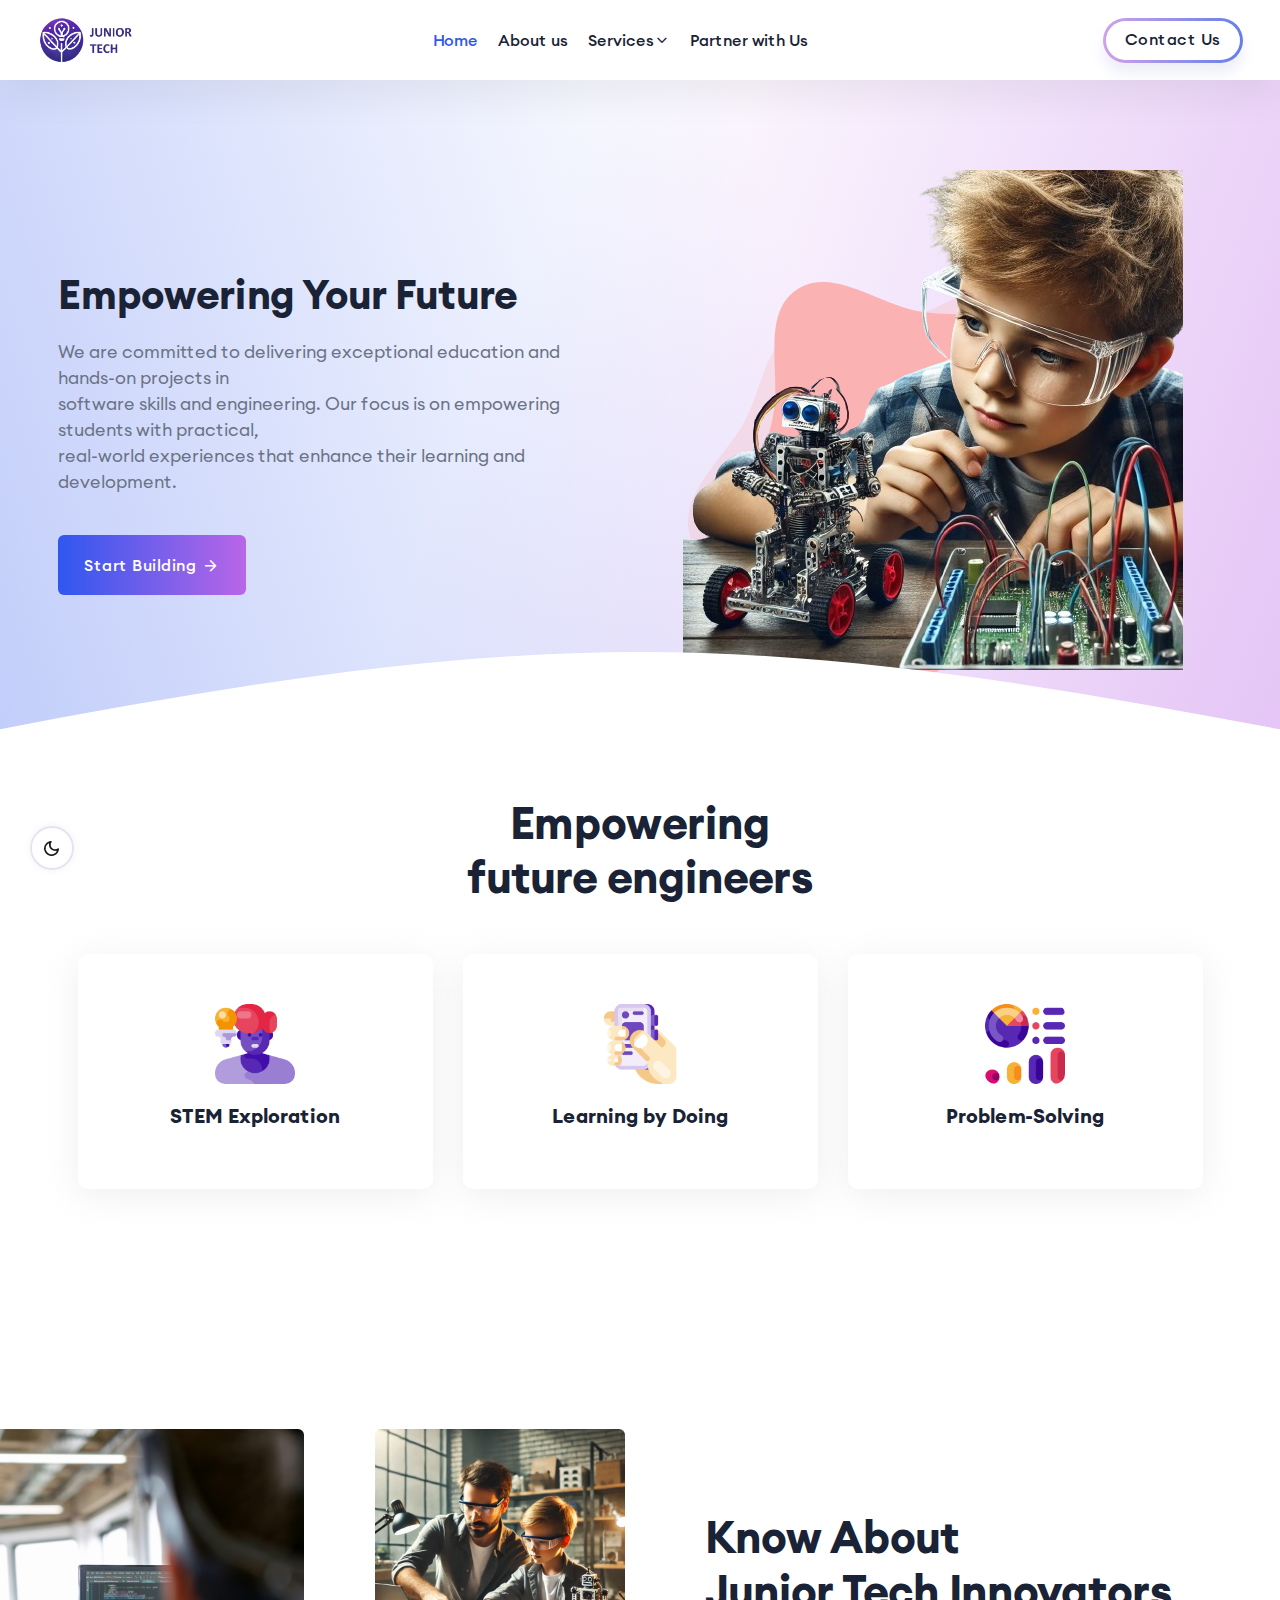
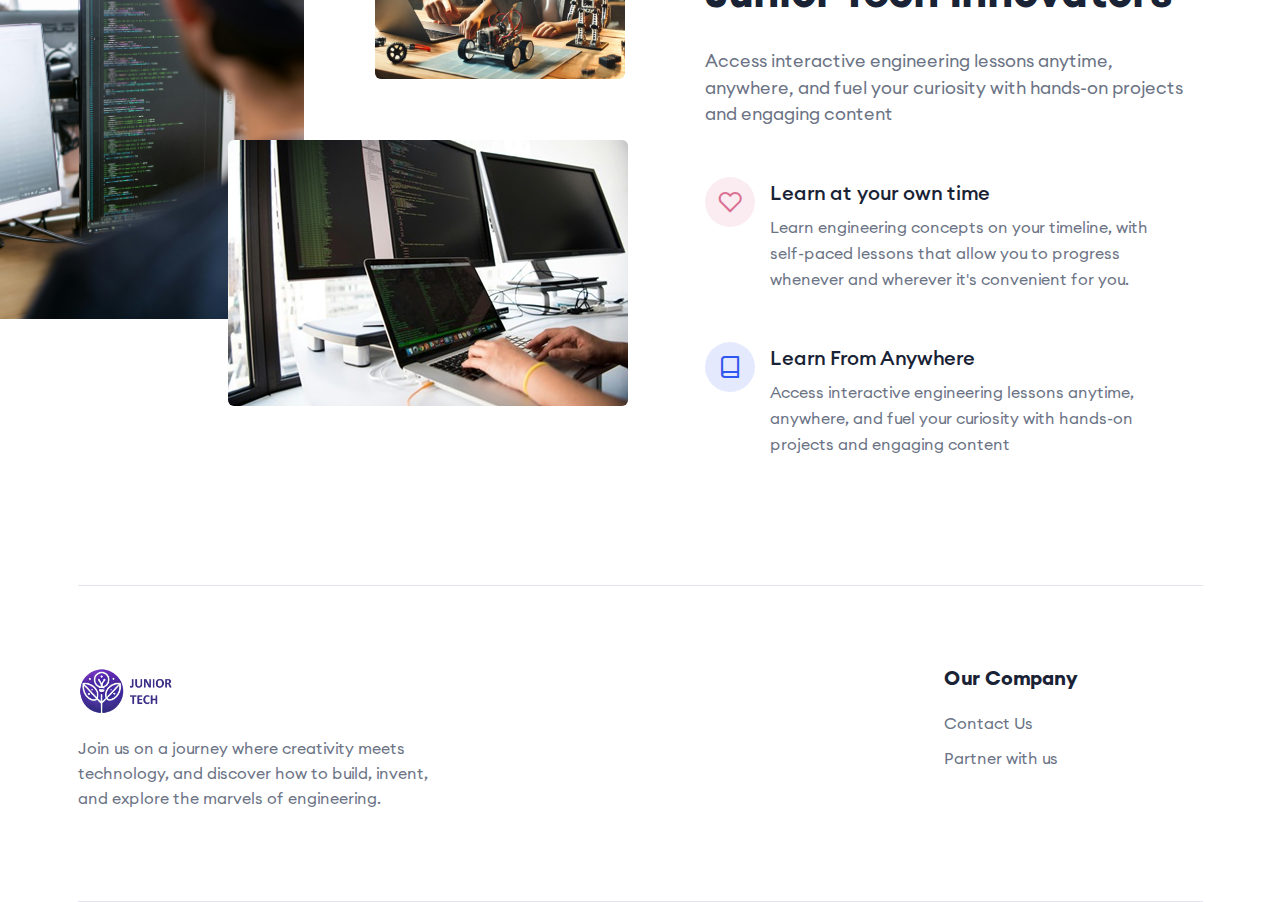
<file: home.html>
<!DOCTYPE html>
<html lang="en">

<head>
    <meta charset="utf-8">
    <meta http-equiv="x-ua-compatible" content="ie=edge">
    <title>Home</title>
    <meta name="robots" content="noindex, follow" />
    <meta name="description" content="">
    <meta name="viewport" content="width=device-width, initial-scale=1, shrink-to-fit=no">

    <!-- Favicon -->
    <link rel="shortcut icon" type="image/x-icon" href="assets/images/favicon.png">

    <!-- CSS
	============================================ -->
    <link rel="stylesheet" href="assets/css/vendor/bootstrap.min.css">
    <link rel="stylesheet" href="assets/css/vendor/slick.css">
    <link rel="stylesheet" href="assets/css/vendor/slick-theme.css">
    <link rel="stylesheet" href="assets/css/plugins/sal.css">
    <link rel="stylesheet" href="assets/css/plugins/feather.css">
    <link rel="stylesheet" href="assets/css/plugins/fontawesome.min.css">
    <link rel="stylesheet" href="assets/css/plugins/euclid-circulara.css">
    <link rel="stylesheet" href="assets/css/plugins/swiper.css">
    <link rel="stylesheet" href="assets/css/plugins/odometer.css">
    <link rel="stylesheet" href="assets/css/plugins/animation.css">
    <link rel="stylesheet" href="assets/css/plugins/bootstrap-select.min.css">
    <link rel="stylesheet" href="assets/css/plugins/jquery-ui.css">
    <link rel="stylesheet" href="assets/css/plugins/magnigy-popup.min.css">
    <link rel="stylesheet" href="assets/css/plugins/plyr.css">
    <link rel="stylesheet" href="assets/css/style.css">
</head>

<body class="rbt-header-sticky">

    <div id="my_switcher" class="my_switcher">
        <ul>
            <li>
                <a href="javascript: void(0);" data-theme="light" class="setColor light">
                    <img src="assets/images/about/sun-01.svg" alt="Sun images"><span title="Light Mode"> Light</span>
                </a>
            </li>
            <li>
                <a href="javascript: void(0);" data-theme="dark" class="setColor dark">
                    <img src="assets/images/about/vector.svg" alt="Vector Images"><span title="Dark Mode"> Dark</span>
                </a>
            </li>
        </ul>
    </div>

    <!-- Header -->
    <header class="rbt-header rbt-header-10">
        <div class="rbt-sticky-placeholder"></div>
        <div class="rbt-header-wrapper header-space-betwween header-sticky">
            <div class="container-fluid">
                <div class="mainbar-row rbt-navigation-center align-items-center">
                    <div class="header-left rbt-header-content">
                        <div class="header-info">
                            <div class="logo logo-dark">
                                <a>
                                    <img src="assets/images/logo/logo.png" alt="Education Logo Images">
                                </a>
                            </div>

                            <div class="logo d-none logo-light">
                                <a>
                                    <img src="assets/images/dark/logo/logo-light.png" alt="Education Logo Images">
                                </a>
                            </div>
                        </div>
                    </div>

                    <div class="rbt-main-navigation d-none d-xl-block">
                        <nav class="mainmenu-nav">
                            <ul class="mainmenu">
                                <li class="with-megamenu has-menu-child-item position-static">
                                    <a href="home.html">Home </a>
                                </li>

                                <li class="with-megamenu has-menu-child-item position-static">
                                    <a href="about-us.html">About us </a>
                                </li>
                                <li class="with-megamenu has-menu-child-item">
                                    <a href="#">Services <i class="feather-chevron-down"></i></a>
                                    <div class="rbt-megamenu grid-item-2">
                                        <div class="wrapper">
                                            <div class="row row--15">
                                                <div class="col-lg-12 col-xl-6 col-xxl-6 single-mega-item">
                                                    <ul class="mega-menu-item">
                                                        <li><a href="box.html">Monthly Surprise Box</a></li>
                                                        <li><a href="ai-teacher.html">AI Teacher</a></li>
                                                        <li><a href="summer-camp.html">Summer Camp</a></li>
                                                        <li><a href="prototyping.html">Prototyping</a></li>
                                                    </ul>
                                                </div>
                                            </div>
                                        </div>
                                    </div>
                                    <!-- End Mega Menu  -->
                                </li>
                                <li class="with-megamenu has-menu-child-item position-static">
                                    <a href="partner-with-us.html">Partner with Us </a>
                                </li>
                            </ul>
                        </nav>
                    </div>
                    <div class="header-right">
                        <div class="rbt-btn-wrapper">
                            <a class="rbt-btn btn-border-gradient radius-round btn-sm hover-transform-none"
                               href="contact-us.html">
                                <span>Contact Us</span>
                            </a>
                        </div>

                        <!-- Start Mobile-Menu-Bar -->
                        <div class="mobile-menu-bar d-block d-xl-none">
                            <div class="hamberger">
                                <button class="hamberger-button rbt-round-btn">
                                    <i class="feather-menu"></i>
                                </button>
                            </div>
                        </div>
                        <!-- Start Mobile-Menu-Bar -->

                    </div>
                </div>
            </div>

        </div>


    </header>
    <!-- Header -->


    <!-- Mobile Menu Section -->
    <div class="popup-mobile-menu">
        <div class="inner-wrapper">
            <div class="inner-top">
                <div class="content">
                    <div class="logo">
                        <a>
                            <img src="assets/images/logo/logo.png" alt="Logo">
                        </a>
                    </div>
                    <div class="rbt-btn-close">
                        <button class="close-button rbt-round-btn"><i class="feather-x"></i></button>
                    </div>
                </div>
            </div>

            <nav class="mainmenu-nav">
                <ul class="mainmenu">
                    <li>
                        <a href="#">Home </a>
                    </li>
                    <li>
                        <a href="about-us.html">About us </a>
                    </li>
                    <li class="with-megamenu has-menu-child-item position-static">
                        <a href="#">Services <i class="feather-chevron-down"></i></a>
                        <!-- Start Mega Menu  -->
                        <div class="rbt-megamenu grid-item-3">
                            <div class="wrapper">
                                <div class="row row--15 single-dropdown-menu-presentation">
                                    <div class="col-lg-4 col-xxl-4 single-mega-item">
                                        <ul class="mega-menu-item">
                                            <li><a href="box.html">Monthly surprise box</a></li>
                                            <li><a href="ai-teacher.html">AI teacher</a></li>
                                            <li><a href="summer-camp.html">Summer camp</a></li>
                                            <li><a href="prototyping.html">Prototyping</a></li>
                                        </ul>
                                    </div>
                                </div>
                            </div>
                        </div>
                    </li>
                    <li>
                        <a href="partner-with-us.html">Partner with us </a>
                    </li>
                    <li>
                        <a href="contact-us.html">Contact us </a>
                    </li>

                </ul>
            </nav>

        </div>
    </div>
    <!-- Mobile Menu Section -->
    <!-- Start Side Vav -->
    <div class="rbt-cart-side-menu">
        <div class="inner-wrapper">
            <div class="inner-top">
                <div class="content">
                    <div class="title">
                        <h4 class="title mb--0">Your shopping cart</h4>
                    </div>
                    <div class="rbt-btn-close" id="btn_sideNavClose">
                        <button class="minicart-close-button rbt-round-btn"><i class="feather-x"></i></button>
                    </div>
                </div>
            </div>
            <nav class="side-nav w-100">
                <ul class="rbt-minicart-wrapper">
                    <li class="minicart-item">
                        <div class="thumbnail">
                            <a href="#">
                                <img src="assets/images/product/1.jpg" alt="Product Images">
                            </a>
                        </div>
                        <div class="product-content">
                            <h6 class="title"><a href="single-product.html">Miracle Morning</a></h6>

                            <span class="quantity">1 * <span class="price">$22</span></span>
                        </div>
                        <div class="close-btn">
                            <button class="rbt-round-btn"><i class="feather-x"></i></button>
                        </div>
                    </li>

                    <li class="minicart-item">
                        <div class="thumbnail">
                            <a href="#">
                                <img src="assets/images/product/7.jpg" alt="Product Images">
                            </a>
                        </div>
                        <div class="product-content">
                            <h6 class="title"><a href="single-product.html">Happy Strong</a></h6>

                            <span class="quantity">1 * <span class="price">$30</span></span>
                        </div>
                        <div class="close-btn">
                            <button class="rbt-round-btn"><i class="feather-x"></i></button>
                        </div>
                    </li>

                    <li class="minicart-item">
                        <div class="thumbnail">
                            <a href="#">
                                <img src="assets/images/product/3.jpg" alt="Product Images">
                            </a>
                        </div>
                        <div class="product-content">
                            <h6 class="title"><a href="single-product.html">Rich Dad Poor Dad</a></h6>

                            <span class="quantity">1 * <span class="price">$50</span></span>
                        </div>
                        <div class="close-btn">
                            <button class="rbt-round-btn"><i class="feather-x"></i></button>
                        </div>
                    </li>

                    <li class="minicart-item">
                        <div class="thumbnail">
                            <a href="#">
                                <img src="assets/images/product/4.jpg" alt="Product Images">
                            </a>
                        </div>
                        <div class="product-content">
                            <h6 class="title"><a href="single-product.html">Momentum Theorem</a></h6>

                            <span class="quantity">1 * <span class="price">$50</span></span>
                        </div>
                        <div class="close-btn">
                            <button class="rbt-round-btn"><i class="feather-x"></i></button>
                        </div>
                    </li>
                </ul>
            </nav>

            <div class="rbt-minicart-footer">
                <hr class="mb--0">
                <div class="rbt-cart-subttotal">
                    <p class="subtotal"><strong>Subtotal:</strong></p>
                    <p class="price">$121</p>
                </div>
                <hr class="mb--0">
                <div class="rbt-minicart-bottom mt--20">
                    <div class="view-cart-btn">
                        <a class="rbt-btn btn-border icon-hover w-100 text-center" href="#">
                            <span class="btn-text">View Cart</span>
                            <span class="btn-icon"><i class="feather-arrow-right"></i></span>
                        </a>
                    </div>
                    <div class="checkout-btn mt--20">
                        <a class="rbt-btn btn-gradient icon-hover w-100 text-center" href="#">
                            <span class="btn-text">Checkout</span>
                            <span class="btn-icon"><i class="feather-arrow-right"></i></span>
                        </a>
                    </div>
                </div>
            </div>

        </div>
    </div>
    <!-- End Side Vav -->
    <a class="close_side_menu" href="javascript:void(0);"></a>

    <main class="rbt-main-wrapper">
        <!-- Start Banner Area -->
        <div class="rbt-banner-area rbt-banner-1">
            <div class="container-fluid">
                <div class="row">
                    <div class="col-md-12 pb--120 pt--70">
                        <div class="content">
                            <div class="inner">

                                <h1 class="title">
                                    Empowering Your Future
                                </h1>
                                <p class="description">
                                    We are committed to delivering exceptional education and hands-on projects in <br />
                                    software skills and engineering. Our focus is on empowering students with practical,<br />
                                    real-world experiences that enhance their learning and development.
                                </p>
                                <div class="slider-btn">
                                    <a class="rbt-btn btn-gradient hover-icon-reverse" href="box.html">
                                        <span class="icon-reverse-wrapper">
                                            <span class="btn-text">Start Building</span>
                                            <span class="btn-icon"><i class="feather-arrow-right"></i></span>
                                            <span class="btn-icon"><i class="feather-arrow-right"></i></span>
                                        </span>
                                    </a>
                                </div>
                            </div>

                            <div class="shape-wrapper" id="scene">
                                <img src="assets/images/banner/banner-01.png" alt="Hero Image">
                                <div class="hero-bg-shape-1 layer" data-depth="0.4">

                                    <img src="assets/images/shape/shape-01.png" alt="Hero Image Background Shape">
                                </div>
                                <div class="hero-bg-shape-2 layer" data-depth="0.4">
                                    <img src="assets/images/shape/shape-02.png" alt="Hero Image Background Shape">
                                </div>
                            </div>

                        </div>
                    </div>
                </div>
            </div>
        </div>
        <!-- End Banner Area -->

        <div class="rbt-categories-area bg-color-white rbt-section-gapBottom">
            <div class="container">
                <div class="row">
                    <div class="col-lg-12">
                        <div class="section-title text-center">

                            <h2 class="title">Empowering <br /> future engineers</h2>
                        </div>
                    </div>
                </div>
                <div class="row g-5 mt--20">




                    <!-- Start Category Box Layout  -->
                    <div class="col-lg-4 col-md-6 col-sm-6 col-12">
                        <a class="rbt-cat-box rbt-cat-box-1 text-center">
                            <div class="inner">
                                <div class="icons">
                                    <img src="assets/images/category/personal.png" alt="Icons Images">
                                </div>
                                <div class="content">
                                    <h5 class="title">STEM Exploration</h5>
                                    <div class="read-more-btn">
                                    </div>
                                </div>
                            </div>
                        </a>
                    </div>
                    <!-- End Category Box Layout  -->
                    <!-- Start Category Box Layout  -->
                    <div class="col-lg-4 col-md-6 col-sm-6 col-12">
                        <a class="rbt-cat-box rbt-cat-box-1 text-center">
                            <div class="inner">
                                <div class="icons">
                                    <img src="assets/images/category/smartphone.png" alt="Icons Images">
                                </div>
                                <div class="content">
                                    <h5 class="title">Learning by Doing</h5>

                                </div>
                            </div>
                        </a>
                    </div>
                    <!-- End Category Box Layout  -->
                    <!-- Start Category Box Layout  -->
                    <div class="col-lg-4 col-md-6 col-sm-6 col-12">
                        <a class="rbt-cat-box rbt-cat-box-1 text-center">
                            <div class="inner">
                                <div class="icons">
                                    <img src="assets/images/category/infographic.png" alt="Icons Images">
                                </div>
                                <div class="content">
                                    <h5 class="title">Problem-Solving</h5>
                                </div>
                            </div>
                        </a>
                    </div>
                    <!-- End Category Box Layout  -->
                </div>
            </div>
        </div>

        <!-- Start About Area  -->
        <div class="rbt-about-area bg-color-white rbt-section-gapTop pb_md--80 pb_sm--80 about-style-1">
            <div class="container">
                <div class="row g-5 align-items-center">
                    <div class="col-lg-6">
                        <div class="thumbnail-wrapper">
                            <div class="thumbnail image-1">
                                <img data-parallax='{"x": 0, "y": -20}' src="assets/images/about/about-01.jpg"
                                     alt="Education Images">
                            </div>
                            <div class="thumbnail image-2 d-none d-xl-block">
                                <img data-parallax='{"x": 0, "y": 60}' src="assets/images/about/about-02.png"
                                     alt="Education Images">
                            </div>
                            <div class="thumbnail image-3 d-none d-md-block">
                                <img data-parallax='{"x": 0, "y": 80}' src="assets/images/about/about-03.jpg"
                                     alt="Education Images">
                            </div>
                        </div>
                    </div>
                    <div class="col-lg-6">
                        <div class="inner pl--50 pl_sm--0 pl_md--0">
                            <div class="section-title text-start">

                                <h2 class="title">Know About <br /> Junior Tech Innovators</h2>
                            </div>

                            <p class="description mt--30">Access interactive engineering lessons anytime, anywhere, and fuel your curiosity with hands-on projects and engaging content</p>

                            <!-- Start Feature List  -->

                            <div class="rbt-feature-wrapper mt--20 ml_dec_20">
                                <div class="rbt-feature feature-style-2 rbt-radius">
                                    <div class="icon bg-pink-opacity">
                                        <i class="feather-heart"></i>
                                    </div>
                                    <div class="feature-content">
                                        <h6 class="feature-title">Learn at your own time</h6>
                                        <p class="feature-description">Learn engineering concepts on your timeline, with self-paced lessons that allow you to progress whenever and wherever it's convenient for you.</p>
                                    </div>
                                </div>

                                <div class="rbt-feature feature-style-2 rbt-radius">
                                    <div class="icon bg-primary-opacity">
                                        <i class="feather-book"></i>
                                    </div>
                                    <div class="feature-content">
                                        <h6 class="feature-title">Learn From Anywhere</h6>
                                        <p class="feature-description">Access interactive engineering lessons anytime, anywhere, and fuel your curiosity with hands-on projects and engaging content</p>
                                    </div>
                                </div>
                            </div>

                            <!-- End Feature List  -->
                            <br>
                        </div>
                    </div>
                </div>
            </div>
        </div>
        <!-- End About Area  -->
        <!-- Start Call To Action  -->
        <!-- End Call To Action  -->



        <div class="rbt-separator-mid">
            <div class="container">
                <hr class="rbt-separator m-0">
            </div>
        </div>


        <!-- Footer -->
        <footer class="rbt-footer footer-style-1">
            <div class="footer-top">
                <div class="container">
                    <div class="row row--15 mt_dec--30">
                        <div class="col-lg-4 col-md-6 col-sm-6 col-12 mt--30">
                            <div class="footer-widget">
                                <div class="logo logo-dark">
                                    <a>
                                        <img src="assets/images/logo/logo.png" alt="Edu-cause">
                                    </a>
                                </div>
                                <div class="logo d-none logo-light">
                                    <a>
                                        <img src="assets/images/dark/logo/logo-light.png" alt="Edu-cause">
                                    </a>
                                </div>

                                <p class="description mt--20">
                                    Join us on a journey where creativity meets technology, and discover how to build, invent, and explore the marvels of engineering.
                                </p>


                            </div>
                        </div>


                        <div class="col-lg-3 col-md-6 col-sm-6 col-12 mt--30" style="margin-left: auto;">
                            <div class="footer-widget">
                                <h5 class="ft-title">Our Company</h5>
                                <ul class="ft-link">
                                    <li>
                                        <a href="contact-us.html">Contact Us</a>
                                    </li>
                                    <li>
                                        <a href="partner-with-us.html">Partner with us</a>
                                    </li>
                                </ul>
                            </div>
                        </div>


                    </div>
                </div>
            </div>
        </footer>
        <!-- Footer -->

        <div class="rbt-separator-mid">
            <div class="container">
                <hr class="rbt-separator m-0">
            </div>
        </div>


    </main>

    <!-- End Page Wrapper Area -->
    <div class="rbt-progress-parent">
        <svg class="rbt-back-circle svg-inner" width="100%" height="100%" viewBox="-1 -1 102 102">
            <path d="M50,1 a49,49 0 0,1 0,98 a49,49 0 0,1 0,-98" />
        </svg>
    </div>

    <!-- JS
    ============================================ -->
    <!-- Modernizer JS -->
    <script src="assets/js/vendor/modernizr.min.js"></script>
    <!-- jQuery JS -->
    <script src="assets/js/vendor/jquery.js"></script>
    <!-- Bootstrap JS -->
    <script src="assets/js/vendor/bootstrap.min.js"></script>
    <!-- sal.js -->
    <script src="assets/js/vendor/sal.js"></script>
    <!-- Dark Mode Switcher -->
    <script src="assets/js/vendor/js.cookie.js"></script>
    <script src="assets/js/vendor/jquery.style.switcher.js"></script>
    <script src="assets/js/vendor/swiper.js"></script>
    <script src="assets/js/vendor/jquery-appear.js"></script>
    <script src="assets/js/vendor/odometer.js"></script>
    <script src="assets/js/vendor/backtotop.js"></script>
    <script src="assets/js/vendor/isotop.js"></script>
    <script src="assets/js/vendor/imageloaded.js"></script>

    <script src="assets/js/vendor/wow.js"></script>
    <script src="assets/js/vendor/waypoint.min.js"></script>
    <script src="assets/js/vendor/easypie.js"></script>
    <script src="assets/js/vendor/text-type.js"></script>
    <script src="assets/js/vendor/jquery-one-page-nav.js"></script>
    <script src="assets/js/vendor/bootstrap-select.min.js"></script>
    <script src="assets/js/vendor/jquery-ui.js"></script>
    <script src="assets/js/vendor/magnify-popup.min.js"></script>
    <script src="assets/js/vendor/paralax-scroll.js"></script>
    <script src="assets/js/vendor/paralax.min.js"></script>
    <script src="assets/js/vendor/countdown.js"></script>
    <script src="assets/js/vendor/plyr.js"></script>
    <!-- Main JS -->
    <script src="assets/js/main.js"></script>
</body>

</html>
</file>
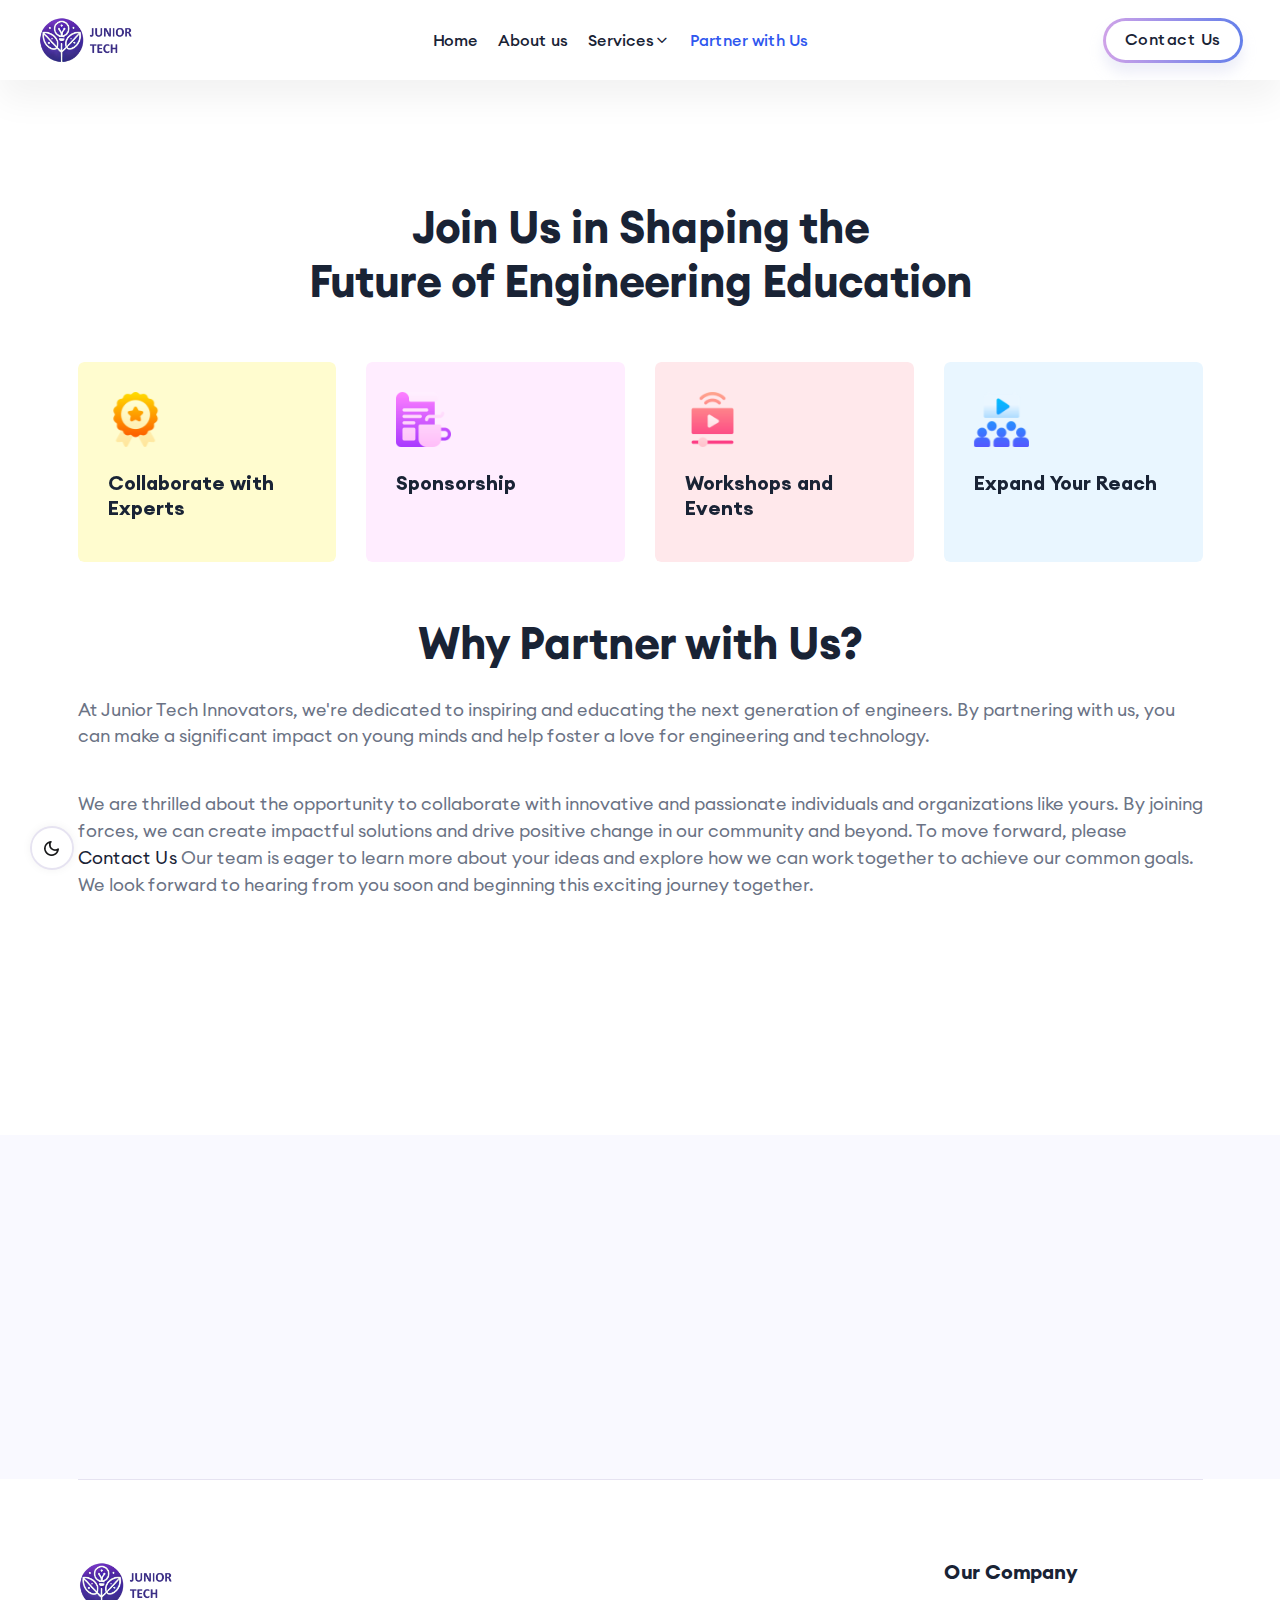
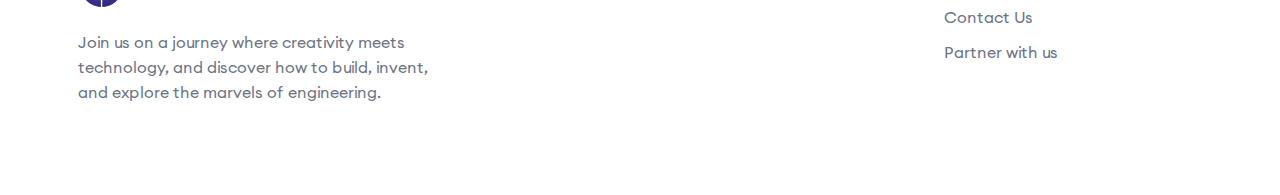
<file: partner-with-us.html>
<!DOCTYPE html>
<html lang="en">

<head>
    <meta charset="utf-8">
    <meta http-equiv="x-ua-compatible" content="ie=edge">
    <title>Partner with us</title>
    <meta name="robots" content="noindex, follow" />
    <meta name="description" content="">
    <meta name="viewport" content="width=device-width, initial-scale=1, shrink-to-fit=no">

    <!-- Favicon -->
    <link rel="shortcut icon" type="image/x-icon" href="assets/images/favicon.png">

    <!-- CSS
	============================================ -->
    <link rel="stylesheet" href="assets/css/vendor/bootstrap.min.css">
    <link rel="stylesheet" href="assets/css/vendor/slick.css">
    <link rel="stylesheet" href="assets/css/vendor/slick-theme.css">
    <link rel="stylesheet" href="assets/css/plugins/sal.css">
    <link rel="stylesheet" href="assets/css/plugins/feather.css">
    <link rel="stylesheet" href="assets/css/plugins/fontawesome.min.css">
    <link rel="stylesheet" href="assets/css/plugins/euclid-circulara.css">
    <link rel="stylesheet" href="assets/css/plugins/swiper.css">
    <link rel="stylesheet" href="assets/css/plugins/odometer.css">
    <link rel="stylesheet" href="assets/css/plugins/animation.css">
    <link rel="stylesheet" href="assets/css/plugins/bootstrap-select.min.css">
    <link rel="stylesheet" href="assets/css/plugins/jquery-ui.css">
    <link rel="stylesheet" href="assets/css/plugins/magnigy-popup.min.css">
    <link rel="stylesheet" href="assets/css/plugins/plyr.css">
    <link rel="stylesheet" href="assets/css/style.css">
</head>

<body class="rbt-header-sticky">

    <div id="my_switcher" class="my_switcher">
        <ul>
            <li>
                <a href="javascript: void(0);" data-theme="light" class="setColor light">
                    <img src="assets/images/about/sun-01.svg" alt="Sun images"><span title="Light Mode"> Light</span>
                </a>
            </li>
            <li>
                <a href="javascript: void(0);" data-theme="dark" class="setColor dark">
                    <img src="assets/images/about/vector.svg" alt="Vector Images"><span title="Dark Mode"> Dark</span>
                </a>
            </li>
        </ul>
    </div>



    <!-- Header -->
    <header class="rbt-header rbt-header-10">
        <div class="rbt-sticky-placeholder"></div>
        <div class="rbt-header-wrapper header-space-betwween header-sticky">
            <div class="container-fluid">
                <div class="mainbar-row rbt-navigation-center align-items-center">
                    <div class="header-left rbt-header-content">
                        <div class="header-info">
                            <div class="logo logo-dark">
                                <a>
                                    <img src="assets/images/logo/logo.png" alt="Education Logo Images">
                                </a>
                            </div>

                            <div class="logo d-none logo-light">
                                <a>
                                    <img src="assets/images/dark/logo/logo-light.png" alt="Education Logo Images">
                                </a>
                            </div>
                        </div>
                    </div>

                    <div class="rbt-main-navigation d-none d-xl-block">
                        <nav class="mainmenu-nav">
                            <ul class="mainmenu">
                                <li class="with-megamenu has-menu-child-item position-static">
                                    <a href="home.html">Home </a>
                                </li>

                                <li class="with-megamenu has-menu-child-item position-static">
                                    <a href="about-us.html">About us </a>
                                </li>
                                <li class="with-megamenu has-menu-child-item">
                                    <a href="#">Services <i class="feather-chevron-down"></i></a>
                                    <div class="rbt-megamenu grid-item-2">
                                        <div class="wrapper">
                                            <div class="row row--15">
                                                <div class="col-lg-12 col-xl-6 col-xxl-6 single-mega-item">
                                                    <ul class="mega-menu-item">
                                                        <li><a href="box.html">Monthly Surprise Box</a></li>
                                                        <li><a href="ai-teacher.html">AI Teacher</a></li>
                                                        <li><a href="summer-camp.html">Summer Camp</a></li>
                                                        <li><a href="prototyping.html">Prototyping</a></li>
                                                    </ul>
                                                </div>
                                            </div>
                                        </div>
                                    </div>
                                    <!-- End Mega Menu  -->
                                </li>
                                <li class="with-megamenu has-menu-child-item position-static">
                                    <a href="partner-with-us.html">Partner with Us </a>
                                </li>
                            </ul>
                        </nav>
                    </div>
                    <div class="header-right">
                        <div class="rbt-btn-wrapper">
                            <a class="rbt-btn btn-border-gradient radius-round btn-sm hover-transform-none"
                               href="contact-us.html">
                                <span>Contact Us</span>
                            </a>
                        </div>

                        <!-- Start Mobile-Menu-Bar -->
                        <div class="mobile-menu-bar d-block d-xl-none">
                            <div class="hamberger">
                                <button class="hamberger-button rbt-round-btn">
                                    <i class="feather-menu"></i>
                                </button>
                            </div>
                        </div>
                        <!-- Start Mobile-Menu-Bar -->

                    </div>
                </div>
            </div>

        </div>


    </header>
    <!-- Header -->
    <!-- Mobile Menu Section -->
    <div class="popup-mobile-menu">
        <div class="inner-wrapper">
            <div class="inner-top">
                <div class="content">
                    <div class="logo">
                        <a>
                            <img src="assets/images/logo/logo.png" alt="Logo">
                        </a>
                    </div>
                    <div class="rbt-btn-close">
                        <button class="close-button rbt-round-btn"><i class="feather-x"></i></button>
                    </div>
                </div>
            </div>

            <nav class="mainmenu-nav">
                <ul class="mainmenu">
                    <li>
                        <a href="home.html">Home </a>
                    </li>
                    <li>
                        <a href="about-us.html">About us </a>
                    </li>
                    <li class="with-megamenu has-menu-child-item position-static">
                        <a href="#">Services <i class="feather-chevron-down"></i></a>
                        <!-- Start Mega Menu  -->
                        <div class="rbt-megamenu grid-item-3">
                            <div class="wrapper">
                                <div class="row row--15 single-dropdown-menu-presentation">
                                    <div class="col-lg-4 col-xxl-4 single-mega-item">
                                        <ul class="mega-menu-item">
                                            <li><a href="box.html">Monthly surprise box</a></li>
                                            <li><a href="ai-teacher.html">AI teacher</a></li>
                                            <li><a href="summer-camp.html">Summer camp</a></li>
                                            <li><a href="prototyping.html">Prototyping</a></li>
                                        </ul>
                                    </div>
                                </div>
                            </div>
                        </div>
                    </li>
                    <li>
                        <a href="partner-with-us.html">Partner with us </a>
                    </li>
                    <li>
                        <a href="contact-us.html">Contact us </a>
                    </li>

                </ul>
            </nav>

        </div>
    </div>









    <!-- Start Service Area -->
    <div class="rbt-service-area bg-color-white rbt-section-gap">
        <div class="container">
            <div class="row mb--60">
                <div class="col-lg-12">
                    <div class="content">

                        <center>
                            <h2 class="title mb--0" data-sal="slide-up" data-sal-duration="700">Join Us in Shaping the <br />Future of Engineering Education </h2>
                        </center>
                        <br /><br />
                        <!-- Start Card Area -->
                        <div class="row row--15 mt_dec--30">
                            <!-- Start Single Card  -->
                            <div class="col-xl-3 col-md-6 col-sm-6 col-12 mt--30">
                                <div class="rbt-flipbox" style="height: 200px;">
                                    <div class="rbt-flipbox-wrap rbt-service rbt-service-1 card-bg-1">
                                        <div class="rbt-flipbox-front rbt-flipbox-face inner">
                                            <div class="icon">
                                                <img src="assets/images/icons/card-icon-1.png" alt="card-icon">
                                            </div>
                                            <div class="content">
                                                <h5 class="title"><a href="#">Collaborate with Experts</a></h5>


                                            </div>
                                        </div>
                                        <div class="rbt-flipbox-back rbt-flipbox-face inner">
                                            <p>Work alongside experienced educators and professionals in the engineering field to develop innovative programs and workshops.</p>

                                        </div>
                                    </div>
                                </div>
                            </div>
                            <!-- End Single Card  -->
                            <!-- Start Single Card  -->
                            <div class="col-xl-3 col-md-6 col-sm-6 col-12 mt--30">
                                <div class="rbt-flipbox" style="height: 200px;">
                                    <div class="rbt-flipbox-wrap rbt-service rbt-service-1 card-bg-2">
                                        <div class="rbt-flipbox-front rbt-flipbox-face inner">
                                            <div class="icon">
                                                <img src="assets/images/icons/card-icon-2.png" alt="card-icon">
                                            </div>
                                            <div class="content">
                                                <h5 class="title"><a href="#">Sponsorship</a></h5>

                                            </div>
                                        </div>

                                        <div class="rbt-flipbox-back rbt-flipbox-face inner">
                                            <p>Support our programs and events through sponsorship and gain visibility for your brand</p>

                                        </div>
                                    </div>
                                </div>
                            </div>
                            <!-- End Single Card  -->
                            <!-- Start Single Card  -->
                            <div class="col-xl-3 col-md-6 col-sm-6 col-12 mt--30">
                                <div class="rbt-flipbox" style="height: 200px;">
                                    <div class="rbt-flipbox-wrap rbt-service rbt-service-1 card-bg-3">
                                        <div class="rbt-flipbox-front rbt-flipbox-face inner">
                                            <div class="icon">
                                                <img src="assets/images/icons/card-icon-3.png" alt="card-icon">
                                            </div>
                                            <div class="content">
                                                <h5 class="title"><a href="#">Workshops and Events</a></h5>

                                            </div>
                                        </div>

                                        <div class="rbt-flipbox-back rbt-flipbox-face inner">
                                            <p>Host or participate in workshops, webinars, and events that provide hands-on learning experiences.</p>

                                        </div>
                                    </div>
                                </div>
                            </div>
                            <!-- End Single Card  -->
                            <!-- Start Single Card  -->
                            <div class="col-xl-3 col-md-6 col-sm-6 col-12 mt--30">
                                <div class="rbt-flipbox" style="height: 200px;">
                                    <div class="rbt-flipbox-wrap rbt-service rbt-service-1 card-bg-4">
                                        <div class="rbt-flipbox-front rbt-flipbox-face inner">
                                            <div class="icon">
                                                <img src="assets/images/icons/card-icon-4.png" alt="card-icon">
                                            </div>
                                            <div class="content">
                                                <h5 class="title"><a href="#">Expand Your Reach</a></h5>

                                            </div>
                                        </div>

                                        <div class="rbt-flipbox-back rbt-flipbox-face inner">
                                            <p>Connect with a diverse audience of students, educators, and parents passionate about STEM education.</p>

                                        </div>
                                    </div>
                                </div>
                            </div>
                            <!-- End Single Card  -->

                        </div>
                        <!-- End Card Area -->
                    </div>
                </div><br>
                <div class="section-title text-center"></div>

                    <br /><br>

                    <div class="col-lg-12">
                        <div class="section-title text-center">
                            <h2 class="title">Why Partner with Us?</h2>
                        </div>
                        <div class="col-lg-12" data-sal="slide-up" data-sal-duration="700">
                            <br>
                            <p class="mb--40 mb_sm--20">
                                At Junior Tech Innovators, we're dedicated to inspiring and educating
                                the next generation of engineers. By partnering with us, you can make a significant impact on young minds and help foster a love for engineering and technology.
                            </p>
                            <p class="mb--40 mb_sm--20"></p>We are thrilled about the opportunity to collaborate with innovative and passionate individuals
                            and organizations like yours. By joining forces, we can create impactful solutions and drive
                            positive change in our community and beyond. To move forward, please <a href="contact-us.html">Contact Us</a>
                            Our team is eager to learn more about your ideas and explore how we can work together to achieve
                            our common goals. We look forward to hearing from you soon and beginning this exciting journey together.

                            </p><br>





                        </div>
                    </div>
                </div>

            </div>
    </div>
    <!-- End Service Area -->












    <div class="rbt-about-area about-style-1 bg-color-extra2 rbt-section-gap">
        <div class="container">
            <div class="row g-5 align-items-start">
                <div class="col-lg-4">
                    <div class="content">
                        <h2 class="title" data-sal="slide-up" data-sal-duration="700">Get Involved</h2>
                    </div>
                </div>
                <div class="col-lg-4" data-sal="slide-up" data-sal-duration="700">
                    <p>
                        Partnering with us is easy! Simply contact us.
                        We'll work with you to identify the best ways to collaborate and achieve our shared goals.

                    </p>
                </div>
                <div class="col-lg-4" data-sal="slide-up" data-sal-duration="700">
                    <p>Together, we can inspire the engineers of tomorrow and build a brighter future through education and innovation.</p>
                </div>
            </div>
        </div>
    </div>








    <div class="rbt-separator-mid">
        <div class="container">
            <hr class="rbt-separator m-0">
        </div>
    </div>

    <!-- Footer -->
    <footer class="rbt-footer footer-style-1">
        <div class="footer-top">
            <div class="container">
                <div class="row row--15 mt_dec--30">
                    <div class="col-lg-4 col-md-6 col-sm-6 col-12 mt--30">
                        <div class="footer-widget">
                            <div class="logo logo-dark">
                                <a>
                                    <img src="assets/images/logo/logo.png" alt="Edu-cause">
                                </a>
                            </div>
                            <div class="logo d-none logo-light">
                                <a>
                                    <img src="assets/images/dark/logo/logo-light.png" alt="Edu-cause">
                                </a>
                            </div>

                            <p class="description mt--20">
                                Join us on a journey where creativity meets technology, and discover how to build, invent, and explore the marvels of engineering.
                            </p>


                        </div>
                    </div>


                    <div class="col-lg-3 col-md-6 col-sm-6 col-12 mt--30" style="margin-left: auto;">
                        <div class="footer-widget">
                            <h5 class="ft-title">Our Company</h5>
                            <ul class="ft-link">
                                <li>
                                    <a href="contact-us.html">Contact Us</a>
                                </li>
                                <li>
                                    <a href="partner-with-us.html">Partner with us</a>
                                </li>
                            </ul>
                        </div>
                    </div>


                </div>
            </div>
        </div>
    </footer>
    <!-- Footer -->
    <div class="rbt-progress-parent">
        <svg class="rbt-back-circle svg-inner" width="100%" height="100%" viewBox="-1 -1 102 102">
            <path d="M50,1 a49,49 0 0,1 0,98 a49,49 0 0,1 0,-98" />
        </svg>
    </div>

    <!-- JS
    ============================================ -->
    <!-- Modernizer JS -->
    <script src="assets/js/vendor/modernizr.min.js"></script>
    <!-- jQuery JS -->
    <script src="assets/js/vendor/jquery.js"></script>
    <!-- Bootstrap JS -->
    <script src="assets/js/vendor/bootstrap.min.js"></script>
    <!-- sal.js -->
    <script src="assets/js/vendor/sal.js"></script>
    <!-- Dark Mode Switcher -->
    <script src="assets/js/vendor/js.cookie.js"></script>
    <script src="assets/js/vendor/jquery.style.switcher.js"></script>
    <script src="assets/js/vendor/swiper.js"></script>
    <script src="assets/js/vendor/jquery-appear.js"></script>
    <script src="assets/js/vendor/odometer.js"></script>
    <script src="assets/js/vendor/backtotop.js"></script>
    <script src="assets/js/vendor/isotop.js"></script>
    <script src="assets/js/vendor/imageloaded.js"></script>

    <script src="assets/js/vendor/wow.js"></script>
    <script src="assets/js/vendor/waypoint.min.js"></script>
    <script src="assets/js/vendor/easypie.js"></script>
    <script src="assets/js/vendor/text-type.js"></script>
    <script src="assets/js/vendor/jquery-one-page-nav.js"></script>
    <script src="assets/js/vendor/bootstrap-select.min.js"></script>
    <script src="assets/js/vendor/jquery-ui.js"></script>
    <script src="assets/js/vendor/magnify-popup.min.js"></script>
    <script src="assets/js/vendor/paralax-scroll.js"></script>
    <script src="assets/js/vendor/paralax.min.js"></script>
    <script src="assets/js/vendor/countdown.js"></script>
    <script src="assets/js/vendor/plyr.js"></script>
    <!-- Main JS -->
    <script src="assets/js/main.js"></script>
</body>

</html>
</file>
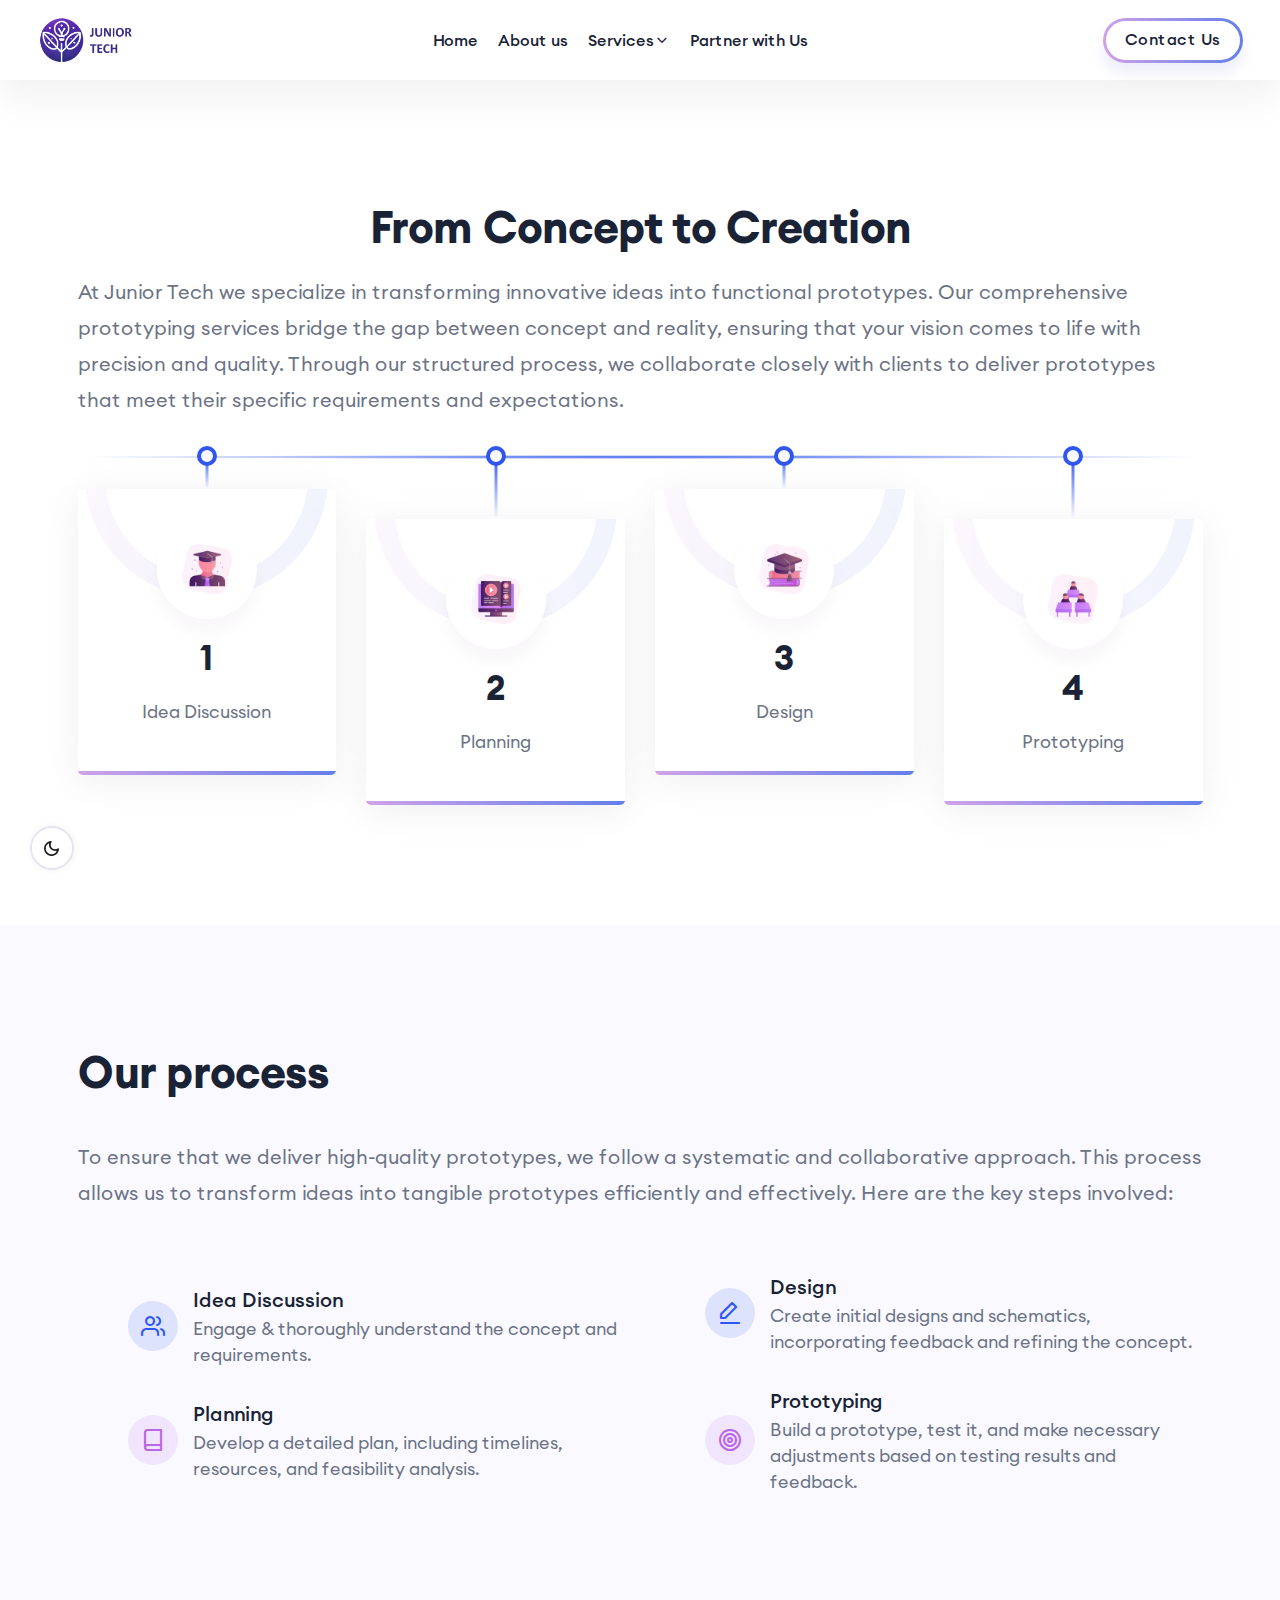
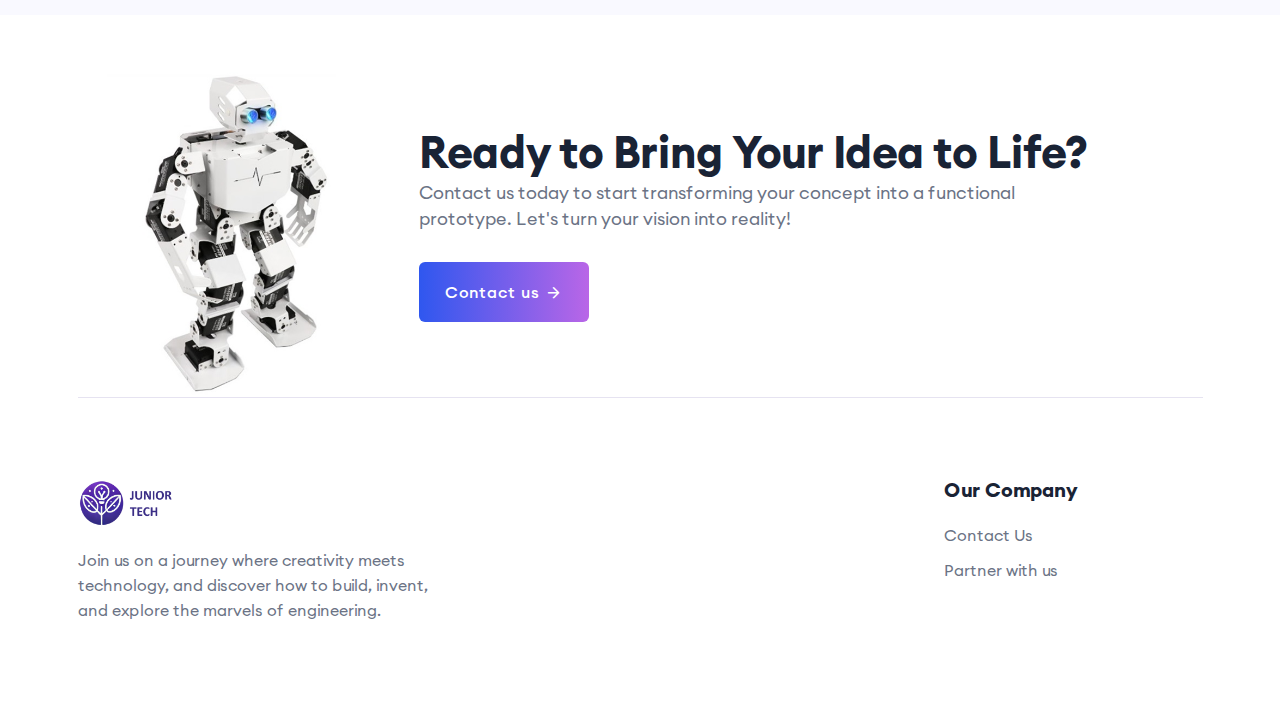
<file: prototyping.html>
<!DOCTYPE html>
<html lang="en">

<head>
    <meta charset="utf-8">
    <meta http-equiv="x-ua-compatible" content="ie=edge">
    <title>Prototyping</title>
    <meta name="robots" content="noindex, follow" />
    <meta name="description" content="">
    <meta name="viewport" content="width=device-width, initial-scale=1, shrink-to-fit=no">

    <!-- Favicon -->
    <link rel="shortcut icon" type="image/x-icon" href="assets/images/favicon.png">

    <!-- CSS
	============================================ -->
    <link rel="stylesheet" href="assets/css/vendor/bootstrap.min.css">
    <link rel="stylesheet" href="assets/css/vendor/slick.css">
    <link rel="stylesheet" href="assets/css/vendor/slick-theme.css">
    <link rel="stylesheet" href="assets/css/plugins/sal.css">
    <link rel="stylesheet" href="assets/css/plugins/feather.css">
    <link rel="stylesheet" href="assets/css/plugins/fontawesome.min.css">
    <link rel="stylesheet" href="assets/css/plugins/euclid-circulara.css">
    <link rel="stylesheet" href="assets/css/plugins/swiper.css">
    <link rel="stylesheet" href="assets/css/plugins/odometer.css">
    <link rel="stylesheet" href="assets/css/plugins/animation.css">
    <link rel="stylesheet" href="assets/css/plugins/bootstrap-select.min.css">
    <link rel="stylesheet" href="assets/css/plugins/jquery-ui.css">
    <link rel="stylesheet" href="assets/css/plugins/magnigy-popup.min.css">
    <link rel="stylesheet" href="assets/css/plugins/plyr.css">
    <link rel="stylesheet" href="assets/css/style.css">
</head>

<body class="rbt-header-sticky">
    <div id="my_switcher" class="my_switcher">
        <ul>
            <li>
                <a href="javascript: void(0);" data-theme="light" class="setColor light">
                    <img src="assets/images/about/sun-01.svg" alt="Sun images"><span title="Light Mode"> Light</span>
                </a>
            </li>
            <li>
                <a href="javascript: void(0);" data-theme="dark" class="setColor dark">
                    <img src="assets/images/about/vector.svg" alt="Vector Images"><span title="Dark Mode"> Dark</span>
                </a>
            </li>
        </ul>
    </div>



    <!-- Header -->
    <header class="rbt-header rbt-header-10">
        <div class="rbt-sticky-placeholder"></div>
        <div class="rbt-header-wrapper header-space-betwween header-sticky">
            <div class="container-fluid">
                <div class="mainbar-row rbt-navigation-center align-items-center">
                    <div class="header-left rbt-header-content">
                        <div class="header-info">
                            <div class="logo logo-dark">
                                <a>
                                    <img src="assets/images/logo/logo.png" alt="Education Logo Images">
                                </a>
                            </div>

                            <div class="logo d-none logo-light">
                                <a>
                                    <img src="assets/images/dark/logo/logo-light.png" alt="Education Logo Images">
                                </a>
                            </div>
                        </div>
                    </div>

                    <div class="rbt-main-navigation d-none d-xl-block">
                        <nav class="mainmenu-nav">
                            <ul class="mainmenu">
                                <li class="with-megamenu has-menu-child-item position-static">
                                    <a href="home.html">Home </a>
                                </li>

                                <li class="with-megamenu has-menu-child-item position-static">
                                    <a href="about-us.html">About us </a>
                                </li>
                                <li class="with-megamenu has-menu-child-item">
                                    <a href="#">Services <i class="feather-chevron-down"></i></a>
                                    <div class="rbt-megamenu grid-item-2">
                                        <div class="wrapper">
                                            <div class="row row--15">
                                                <div class="col-lg-12 col-xl-6 col-xxl-6 single-mega-item">
                                                    <ul class="mega-menu-item">
                                                        <li><a href="box.html">Monthly Surprise Box</a></li>
                                                        <li><a href="ai-teacher.html">AI Teacher</a></li>
                                                        <li><a href="summer-camp.html">Summer Camp</a></li>
                                                        <li><a href="prototyping.html">Prototyping</a></li>
                                                    </ul>
                                                </div>
                                            </div>
                                        </div>
                                    </div>
                                    <!-- End Mega Menu  -->
                                </li>
                                <li class="with-megamenu has-menu-child-item position-static">
                                    <a href="partner-with-us.html">Partner with Us </a>
                                </li>
                            </ul>
                        </nav>
                    </div>
                    <div class="header-right">
                        <div class="rbt-btn-wrapper">
                            <a class="rbt-btn btn-border-gradient radius-round btn-sm hover-transform-none"
                               href="contact-us.html">
                                <span>Contact Us</span>
                            </a>
                        </div>

                        <!-- Start Mobile-Menu-Bar -->
                        <div class="mobile-menu-bar d-block d-xl-none">
                            <div class="hamberger">
                                <button class="hamberger-button rbt-round-btn">
                                    <i class="feather-menu"></i>
                                </button>
                            </div>
                        </div>
                        <!-- Start Mobile-Menu-Bar -->

                    </div>
                </div>
            </div>

        </div>


    </header>
    <!-- Header -->
    <!-- Mobile Menu Section -->
    <div class="popup-mobile-menu">
        <div class="inner-wrapper">
            <div class="inner-top">
                <div class="content">
                    <div class="logo">
                        <a>
                            <img src="assets/images/logo/logo.png" alt="Logo">
                        </a>
                    </div>
                    <div class="rbt-btn-close">
                        <button class="close-button rbt-round-btn"><i class="feather-x"></i></button>
                    </div>
                </div>
            </div>

            <nav class="mainmenu-nav">
                <ul class="mainmenu">
                    <li>
                        <a href="home.html">Home </a>
                    </li>
                    <li>
                        <a href="about-us.html">About us </a>
                    </li>
                    <li class="with-megamenu has-menu-child-item position-static">
                        <a href="#">Services <i class="feather-chevron-down"></i></a>
                        <!-- Start Mega Menu  -->
                        <div class="rbt-megamenu grid-item-3">
                            <div class="wrapper">
                                <div class="row row--15 single-dropdown-menu-presentation">
                                    <div class="col-lg-4 col-xxl-4 single-mega-item">
                                        <ul class="mega-menu-item">
                                            <li><a href="box.html">Monthly surprise box</a></li>
                                            <li><a href="ai-teacher.html">AI teacher</a></li>
                                            <li><a href="summer-camp.html">Summer camp</a></li>
                                            <li><a href="prototyping.html">Prototyping</a></li>
                                        </ul>
                                    </div>
                                </div>
                            </div>
                        </div>
                    </li>
                    <li>
                        <a href="partner-with-us.html">Partner with us </a>
                    </li>
                    <li>
                        <a href="contact-us.html">Contact us </a>
                    </li>

                </ul>
            </nav>

        </div>
    </div>




    <div class="rbt-counterup-area bg-color-white rbt-section-gap">
        <div class="container">
            <div class="row mb--10">
                <div class="col-lg-12">
                    <div class="section-title text-center">





                        <h2 class="title">From Concept to Creation</h2>
                    </div>
                    <p class="description has-medium-font-size mt--20 mb--0">
                        At Junior Tech we specialize in transforming innovative ideas into functional prototypes. Our comprehensive prototyping services bridge the gap between concept and reality, ensuring that your vision comes to life with precision and quality. Through our structured process, we collaborate closely with clients to deliver prototypes that meet their specific requirements and expectations.
                    </p>

                </div>
            </div><br />
            <div class="row g-5 hanger-line">
                <!-- Start Single Counter  -->
                <div class="col-lg-3 col-md-6 col-sm-6 col-12">
                    <div class="rbt-counterup rbt-hover-03 border-bottom-gradient">
                        <div class="top-circle-shape"></div>
                        <div class="inner">
                            <div class="rbt-round-icon">
                                <img src="assets/images/icons/counter-01.png" alt="Icons Images">
                            </div>
                            <div class="content">
                                <h3>1</h3>
                                <span class="subtitle">Idea Discussion </span>

                            </div>
                        </div>
                    </div>
                </div>
                <!-- End Single Counter  -->
                <!-- Start Single Counter  -->
                <div class="col-lg-3 col-md-6 col-sm-6 col-12 mt--60 mt_md--30 mt_sm--30 mt_mobile--60">
                    <div class="rbt-counterup rbt-hover-03 border-bottom-gradient">
                        <div class="top-circle-shape"></div>
                        <div class="inner">
                            <div class="rbt-round-icon">
                                <img src="assets/images/icons/counter-02.png" alt="Icons Images">
                            </div>
                            <div class="content">
                                <h3>2</h3>
                                <span class="subtitle">Planning</span>
                            </div>
                        </div>
                    </div>
                </div>
                <!-- End Single Counter  -->
                <!-- Start Single Counter  -->
                <div class="col-lg-3 col-md-6 col-sm-6 col-12 mt_md--60 mt_sm--60">
                    <div class="rbt-counterup rbt-hover-03 border-bottom-gradient">
                        <div class="top-circle-shape"></div>
                        <div class="inner">
                            <div class="rbt-round-icon">
                                <img src="assets/images/icons/counter-03.png" alt="Icons Images">
                            </div>
                            <div class="content">
                                <h3>3</h3>
                                <span class="subtitle">Design</span>
                            </div>
                        </div>
                    </div>
                </div>
                <!-- End Single Counter  -->
                <!-- Start Single Counter  -->
                <div class="col-lg-3 col-md-6 col-sm-6 col-12 mt--60 mt_md--30 mt_sm--30 mt_mobile--60">
                    <div class="rbt-counterup rbt-hover-03 border-bottom-gradient">
                        <div class="top-circle-shape"></div>
                        <div class="inner">
                            <div class="rbt-round-icon">
                                <img src="assets/images/icons/counter-04.png" alt="Icons Images">
                            </div>
                            <div class="content">
                                <h3>4</h3>
                                <span class="subtitle">Prototyping</span>
                            </div>
                        </div>
                    </div>
                </div>
                <!-- End Single Counter  -->
            </div>
        </div>
    </div>



    <div class="rbt-counterup-area bg-color-extra2 rbt-section-gap">
        <div class="conter-style-2">
            <div class="container">
                <div class="row g-5 align-items-center">
                    <h2 class="title">Our process</h2>
                    <p class="description has-medium-font-size mt--20 mb--0">
                        To ensure that we deliver high-quality prototypes, we follow a systematic and collaborative approach. This process allows us to transform ideas into tangible prototypes efficiently and effectively. Here are the key steps involved:
                    </p>
                    <div class="col-lg-6 order-1 order-lg-2">
                        <div class="inner pl--50 pl_sm--0 pl_md--0">
                            <div class="section-title text-start">



                            </div>

                            <div class="rbt-feature-wrapper mt--30">

                                <div class="rbt-feature feature-style-1 align-items-center">
                                    <div class="icon bg-primary-opacity">
                                        <i class="feather-users"></i>
                                    </div>
                                    <div class="feature-content">
                                        <h6 class="feature-title">Idea Discussion</h6>
                                        <p>Engage & thoroughly understand the concept and requirements.</p>
                                    </div>
                                </div>

                                <div class="rbt-feature feature-style-1 align-items-center">
                                    <div class="icon bg-secondary-opacity">
                                        <i class="feather-book"></i>
                                    </div>
                                    <div class="feature-content">
                                        <h6 class="feature-title">Planning</h6>
                                        <p>Develop a detailed plan, including timelines, resources, and feasibility analysis.</p>
                                    </div>
                                </div>
                            </div>

                        </div>
                    </div>
                    <div class="col-lg-6 order-1 order-lg-2">
                        <div class="inner pl--50 pl_sm--0 pl_md--0">
                            <div class="section-title text-start">



                            </div>

                            <div class="rbt-feature-wrapper mt--30">

                                <div class="rbt-feature feature-style-1 align-items-center">
                                    <div class="icon bg-primary-opacity">
                                        <i class="feather-edit-3"></i>
                                    </div>
                                    <div class="feature-content">
                                        <h6 class="feature-title">Design</h6>
                                        <p>Create initial designs and schematics, incorporating feedback and refining the concept.</p>
                                    </div>
                                </div>

                                <div class="rbt-feature feature-style-1 align-items-center">
                                    <div class="icon bg-secondary-opacity">
                                        <i class="feather-target"></i>
                                    </div>
                                    <div class="feature-content">
                                        <h6 class="feature-title">Prototyping</h6>
                                        <p>Build a prototype, test it, and make necessary adjustments based on testing results and feedback.</p>
                                    </div>
                                </div>
                            </div>

                        </div>
                    </div>
                </div>
            </div>
        </div>
    </div>




    <!-- Start Call To Action  -->
    <div class="rbt-callto-action-area">
        <div class="rbt-callto-action rbt-cta-default style-4 variation-2 mt--75">
            <div class="container">
                <div class="row align-items-center content-wrapper row--30 mt_dec--30 position-relative">
                    <div class="col-lg-8 mt--30 offset-lg-3">
                        <div class="inner">
                            <div class="content text-left">
                                <h2 class="title">Ready to Bring Your Idea to Life?</h2>
                                <p>Contact us today to start transforming your concept into a functional prototype. Let's turn your vision into reality!</p>
                                <div class="call-to-btn text-start mt--30">
                                    <a class="rbt-btn btn-gradient hover-icon-reverse" href="contact-us.html">
                                        <span class="icon-reverse-wrapper">
                                            <span class="btn-text">Contact us</span>
                                            <span class="btn-icon"><i class="feather-arrow-right"></i></span>
                                            <span class="btn-icon"><i class="feather-arrow-right"></i></span>
                                        </span>
                                    </a>
                                </div>
                            </div>
                        </div>
                    </div>
                    <div class="thumbnail">
                        <img class="w-100" src="assets/images/about/about-05.jpg" alt="Shape Images">
                    </div>
                </div>
            </div>
        </div>
    </div>
    <!-- End Call To Action  -->

    <div class="rbt-separator-mid">
        <div class="container">
            <hr class="rbt-separator m-0">
        </div>
    </div>
    <!-- Footer -->
    <footer class="rbt-footer footer-style-1">
        <div class="footer-top">
            <div class="container">
                <div class="row row--15 mt_dec--30">
                    <div class="col-lg-4 col-md-6 col-sm-6 col-12 mt--30">
                        <div class="footer-widget">
                            <div class="logo logo-dark">
                                <a>
                                    <img src="assets/images/logo/logo.png" alt="Edu-cause">
                                </a>
                            </div>
                            <div class="logo d-none logo-light">
                                <a>
                                    <img src="assets/images/dark/logo/logo-light.png" alt="Edu-cause">
                                </a>
                            </div>

                            <p class="description mt--20">
                                Join us on a journey where creativity meets technology, and discover how to build, invent, and explore the marvels of engineering.
                            </p>


                        </div>
                    </div>


                    <div class="col-lg-3 col-md-6 col-sm-6 col-12 mt--30" style="margin-left: auto;">
                        <div class="footer-widget">
                            <h5 class="ft-title">Our Company</h5>
                            <ul class="ft-link">
                                <li>
                                    <a href="contact-us.html">Contact Us</a>
                                </li>
                                <li>
                                    <a href="partner-with-us.html">Partner with us</a>
                                </li>
                            </ul>
                        </div>
                    </div>


                </div>
            </div>
        </div>
    </footer>
    <!-- Footer -->
    <!-- End Footer aera -->
    <div class="rbt-progress-parent">
        <svg class="rbt-back-circle svg-inner" width="100%" height="100%" viewBox="-1 -1 102 102">
            <path d="M50,1 a49,49 0 0,1 0,98 a49,49 0 0,1 0,-98" />
        </svg>
    </div>

    <!-- JS
    ============================================ -->
    <!-- Modernizer JS -->
    <script src="assets/js/vendor/modernizr.min.js"></script>
    <!-- jQuery JS -->
    <script src="assets/js/vendor/jquery.js"></script>
    <!-- Bootstrap JS -->
    <script src="assets/js/vendor/bootstrap.min.js"></script>
    <!-- sal.js -->
    <script src="assets/js/vendor/sal.js"></script>
    <!-- Dark Mode Switcher -->
    <script src="assets/js/vendor/js.cookie.js"></script>
    <script src="assets/js/vendor/jquery.style.switcher.js"></script>
    <script src="assets/js/vendor/swiper.js"></script>
    <script src="assets/js/vendor/jquery-appear.js"></script>
    <script src="assets/js/vendor/odometer.js"></script>
    <script src="assets/js/vendor/backtotop.js"></script>
    <script src="assets/js/vendor/isotop.js"></script>
    <script src="assets/js/vendor/imageloaded.js"></script>

    <script src="assets/js/vendor/wow.js"></script>
    <script src="assets/js/vendor/waypoint.min.js"></script>
    <script src="assets/js/vendor/easypie.js"></script>
    <script src="assets/js/vendor/text-type.js"></script>
    <script src="assets/js/vendor/jquery-one-page-nav.js"></script>
    <script src="assets/js/vendor/bootstrap-select.min.js"></script>
    <script src="assets/js/vendor/jquery-ui.js"></script>
    <script src="assets/js/vendor/magnify-popup.min.js"></script>
    <script src="assets/js/vendor/paralax-scroll.js"></script>
    <script src="assets/js/vendor/paralax.min.js"></script>
    <script src="assets/js/vendor/countdown.js"></script>
    <script src="assets/js/vendor/plyr.js"></script>
    <!-- Main JS -->
    <script src="assets/js/main.js"></script>
</body>

</html>
</file>
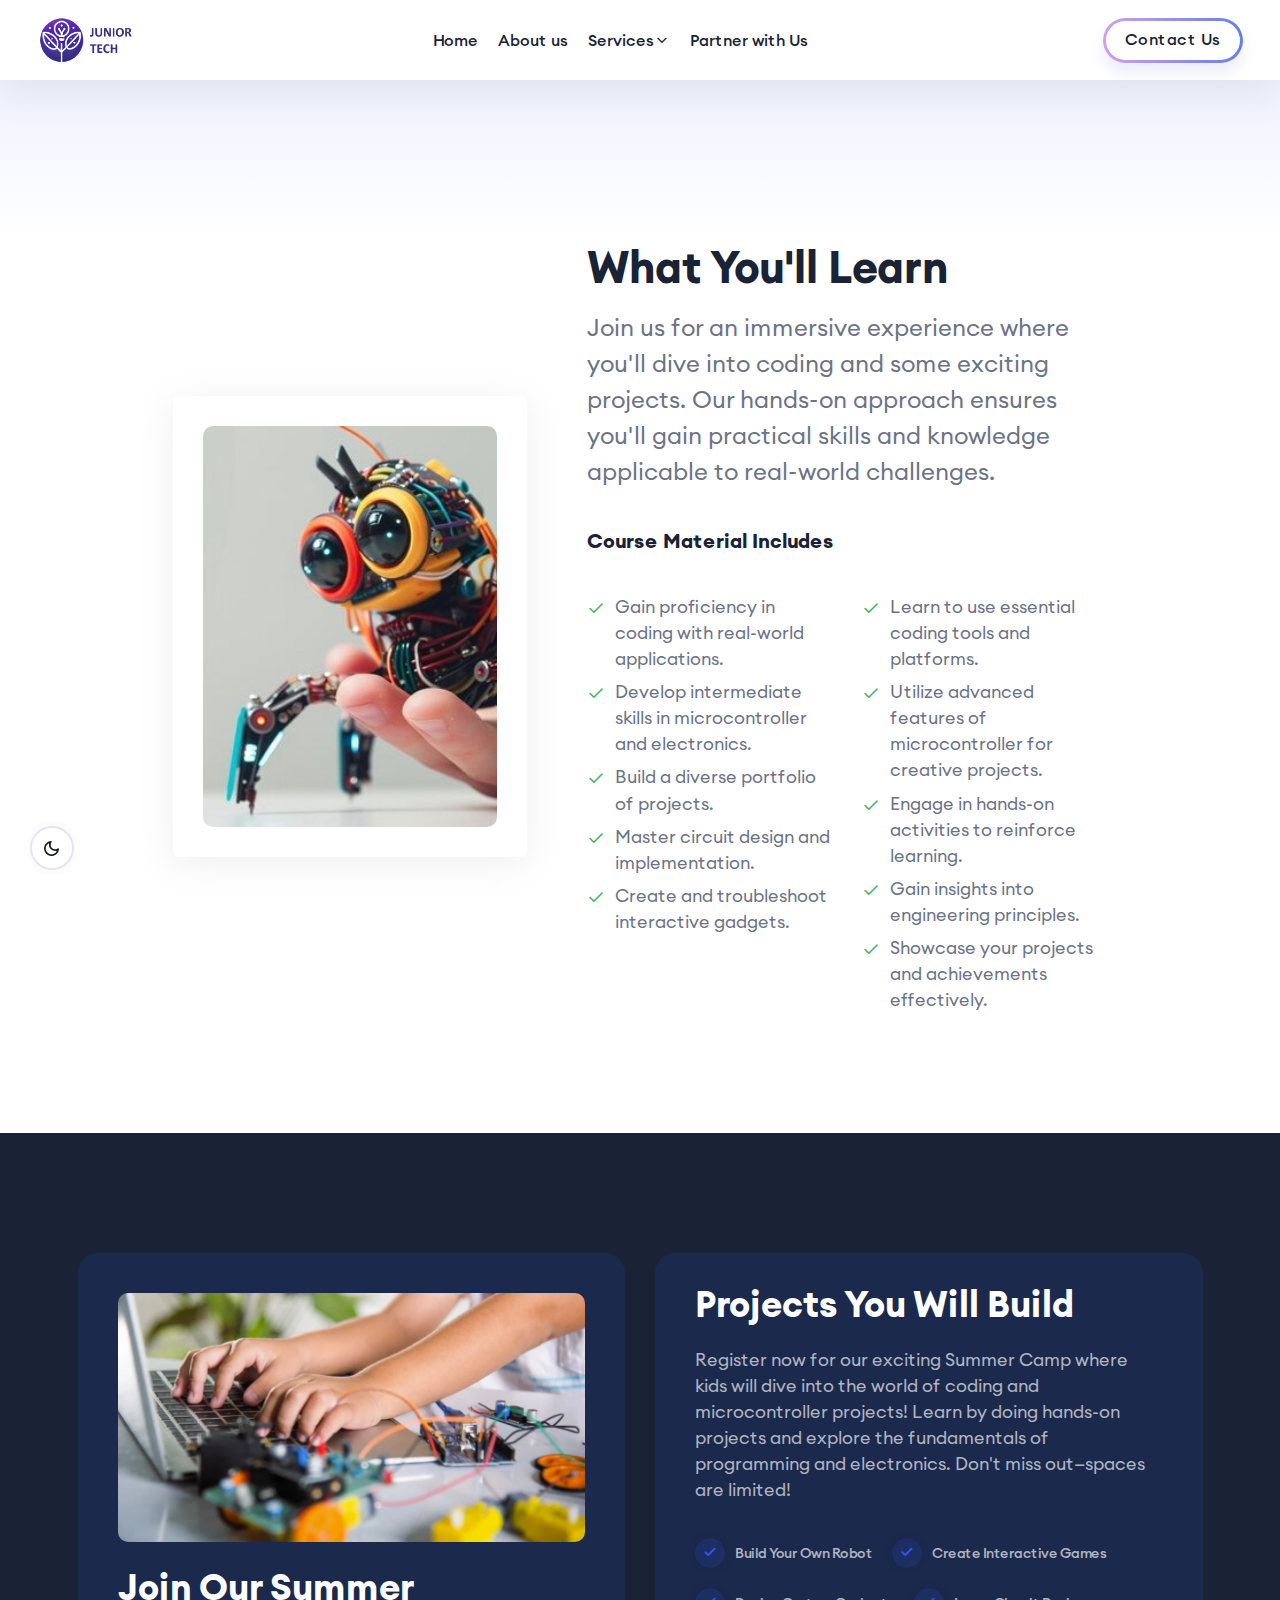
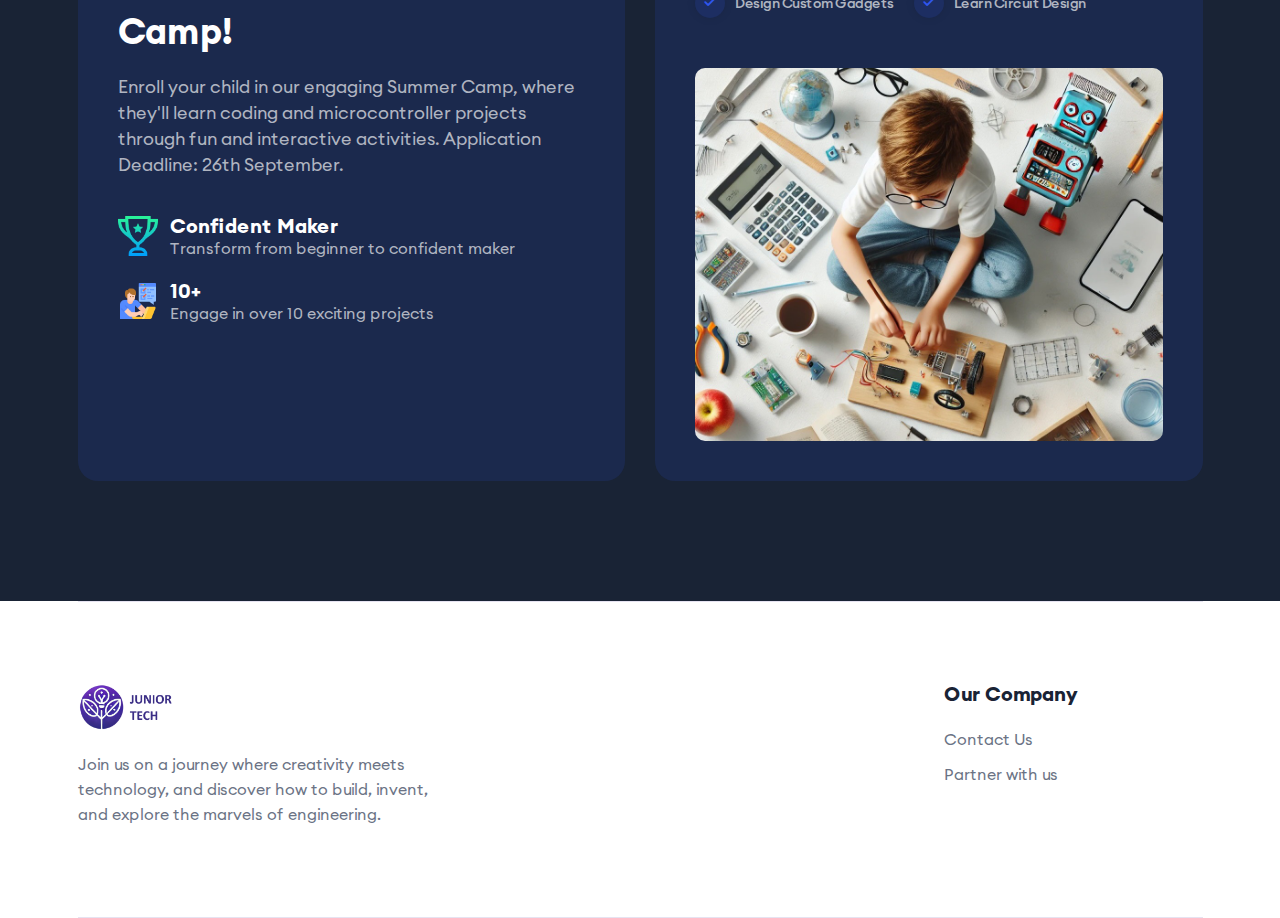
<file: summer-camp.html>
<!DOCTYPE html>
<html lang="en">

<head>
    <meta charset="utf-8">
    <meta http-equiv="x-ua-compatible" content="ie=edge">
    <title>Summer Camp</title>
    <meta name="robots" content="noindex, follow" />
    <meta name="description" content="">
    <meta name="viewport" content="width=device-width, initial-scale=1, shrink-to-fit=no">

    <!-- Favicon -->
    <link rel="shortcut icon" type="image/x-icon" href="assets/images/favicon.png">

    <!-- CSS
	============================================ -->
    <link rel="stylesheet" href="assets/css/vendor/bootstrap.min.css">
    <link rel="stylesheet" href="assets/css/vendor/slick.css">
    <link rel="stylesheet" href="assets/css/vendor/slick-theme.css">
    <link rel="stylesheet" href="assets/css/plugins/sal.css">
    <link rel="stylesheet" href="assets/css/plugins/feather.css">
    <link rel="stylesheet" href="assets/css/plugins/fontawesome.min.css">
    <link rel="stylesheet" href="assets/css/plugins/euclid-circulara.css">
    <link rel="stylesheet" href="assets/css/plugins/swiper.css">
    <link rel="stylesheet" href="assets/css/plugins/odometer.css">
    <link rel="stylesheet" href="assets/css/plugins/animation.css">
    <link rel="stylesheet" href="assets/css/plugins/bootstrap-select.min.css">
    <link rel="stylesheet" href="assets/css/plugins/jquery-ui.css">
    <link rel="stylesheet" href="assets/css/plugins/magnigy-popup.min.css">
    <link rel="stylesheet" href="assets/css/plugins/plyr.css">
    <link rel="stylesheet" href="assets/css/style.css">
</head>

<body class="rbt-header-sticky">
    <div id="my_switcher" class="my_switcher">
        <ul>
            <li>
                <a href="javascript: void(0);" data-theme="light" class="setColor light">
                    <img src="assets/images/about/sun-01.svg" alt="Sun images"><span title="Light Mode"> Light</span>
                </a>
            </li>
            <li>
                <a href="javascript: void(0);" data-theme="dark" class="setColor dark">
                    <img src="assets/images/about/vector.svg" alt="Vector Images"><span title="Dark Mode"> Dark</span>
                </a>
            </li>
        </ul>
    </div>

    <!-- Header -->
    <header class="rbt-header rbt-header-10">
        <div class="rbt-sticky-placeholder"></div>
        <div class="rbt-header-wrapper header-space-betwween header-sticky">
            <div class="container-fluid">
                <div class="mainbar-row rbt-navigation-center align-items-center">
                    <div class="header-left rbt-header-content">
                        <div class="header-info">
                            <div class="logo logo-dark">
                                <a>
                                    <img src="assets/images/logo/logo.png" alt="Education Logo Images">
                                </a>
                            </div>

                            <div class="logo d-none logo-light">
                                <a>
                                    <img src="assets/images/dark/logo/logo-light.png" alt="Education Logo Images">
                                </a>
                            </div>
                        </div>
                    </div>

                    <div class="rbt-main-navigation d-none d-xl-block">
                        <nav class="mainmenu-nav">
                            <ul class="mainmenu">
                                <li class="with-megamenu has-menu-child-item position-static">
                                    <a href="home.html">Home </a>
                                </li>

                                <li class="with-megamenu has-menu-child-item position-static">
                                    <a href="about-us.html">About us </a>
                                </li>
                                <li class="with-megamenu has-menu-child-item">
                                    <a href="#">Services <i class="feather-chevron-down"></i></a>
                                    <div class="rbt-megamenu grid-item-2">
                                        <div class="wrapper">
                                            <div class="row row--15">
                                                <div class="col-lg-12 col-xl-6 col-xxl-6 single-mega-item">
                                                    <ul class="mega-menu-item">
                                                        <li><a href="box.html">Monthly Surprise Box</a></li>
                                                        <li><a href="ai-teacher.html">AI Teacher</a></li>
                                                        <li><a href="summer-camp.html">Summer Camp</a></li>
                                                        <li><a href="prototyping.html">Prototyping</a></li>
                                                    </ul>
                                                </div>
                                            </div>
                                        </div>
                                    </div>
                                    <!-- End Mega Menu  -->
                                </li>
                                <li class="with-megamenu has-menu-child-item position-static">
                                    <a href="partner-with-us.html">Partner with Us </a>
                                </li>
                            </ul>
                        </nav>
                    </div>
                    <div class="header-right">
                        <div class="rbt-btn-wrapper">
                            <a class="rbt-btn btn-border-gradient radius-round btn-sm hover-transform-none"
                               href="contact-us.html">
                                <span>Contact Us</span>
                            </a>
                        </div>

                        <!-- Start Mobile-Menu-Bar -->
                        <div class="mobile-menu-bar d-block d-xl-none">
                            <div class="hamberger">
                                <button class="hamberger-button rbt-round-btn">
                                    <i class="feather-menu"></i>
                                </button>
                            </div>
                        </div>
                        <!-- Start Mobile-Menu-Bar -->

                    </div>
                </div>
            </div>

        </div>


    </header>
    <!-- Header -->
    <!-- Mobile Menu Section -->
    <div class="popup-mobile-menu">
        <div class="inner-wrapper">
            <div class="inner-top">
                <div class="content">
                    <div class="logo">
                        <a>
                            <img src="assets/images/logo/logo.png" alt="Logo">
                        </a>
                    </div>
                    <div class="rbt-btn-close">
                        <button class="close-button rbt-round-btn"><i class="feather-x"></i></button>
                    </div>
                </div>
            </div>

            <nav class="mainmenu-nav">
                <ul class="mainmenu">
                    <li>
                        <a href="home.html">Home </a>
                    </li>
                    <li>
                        <a href="about-us.html">About us </a>
                    </li>
                    <li class="with-megamenu has-menu-child-item position-static">
                        <a href="#">Services <i class="feather-chevron-down"></i></a>
                        <!-- Start Mega Menu  -->
                        <div class="rbt-megamenu grid-item-3">
                            <div class="wrapper">
                                <div class="row row--15 single-dropdown-menu-presentation">
                                    <div class="col-lg-4 col-xxl-4 single-mega-item">
                                        <ul class="mega-menu-item">
                                            <li><a href="box.html">Monthly surprise box</a></li>
                                            <li><a href="ai-teacher.html">AI teacher</a></li>
                                            <li><a href="summer-camp.html">Summer camp</a></li>
                                            <li><a href="prototyping.html">Prototyping</a></li>
                                        </ul>
                                    </div>
                                </div>
                            </div>
                        </div>
                    </li>
                    <li>
                        <a href="partner-with-us.html">Partner with us </a>
                    </li>
                    <li>
                        <a href="contact-us.html">Contact us </a>
                    </li>

                </ul>
            </nav>

        </div>
    </div>

    <!-- Start Side Vav -->
    <div class="rbt-cart-side-menu">
        <div class="inner-wrapper">
            <div class="inner-top">
                <div class="content">
                    <div class="title">
                        <h4 class="title mb--0">Your shopping cart</h4>
                    </div>
                    <div class="rbt-btn-close" id="btn_sideNavClose">
                        <button class="minicart-close-button rbt-round-btn"><i class="feather-x"></i></button>
                    </div>
                </div>
            </div>
            <nav class="side-nav w-100">
                <ul class="rbt-minicart-wrapper">
                    <li class="minicart-item">
                        <div class="thumbnail">
                            <a href="#">
                                <img src="assets/images/product/1.jpg" alt="Product Images">
                            </a>
                        </div>
                        <div class="product-content">
                            <h6 class="title"><a href="single-product.html">Miracle Morning</a></h6>

                            <span class="quantity">1 * <span class="price">$22</span></span>
                        </div>
                        <div class="close-btn">
                            <button class="rbt-round-btn"><i class="feather-x"></i></button>
                        </div>
                    </li>

                    <li class="minicart-item">
                        <div class="thumbnail">
                            <a href="#">
                                <img src="assets/images/product/7.jpg" alt="Product Images">
                            </a>
                        </div>
                        <div class="product-content">
                            <h6 class="title"><a href="single-product.html">Happy Strong</a></h6>

                            <span class="quantity">1 * <span class="price">$30</span></span>
                        </div>
                        <div class="close-btn">
                            <button class="rbt-round-btn"><i class="feather-x"></i></button>
                        </div>
                    </li>

                    <li class="minicart-item">
                        <div class="thumbnail">
                            <a href="#">
                                <img src="assets/images/product/3.jpg" alt="Product Images">
                            </a>
                        </div>
                        <div class="product-content">
                            <h6 class="title"><a href="single-product.html">Rich Dad Poor Dad</a></h6>

                            <span class="quantity">1 * <span class="price">$50</span></span>
                        </div>
                        <div class="close-btn">
                            <button class="rbt-round-btn"><i class="feather-x"></i></button>
                        </div>
                    </li>

                    <li class="minicart-item">
                        <div class="thumbnail">
                            <a href="#">
                                <img src="assets/images/product/4.jpg" alt="Product Images">
                            </a>
                        </div>
                        <div class="product-content">
                            <h6 class="title"><a href="single-product.html">Momentum Theorem</a></h6>

                            <span class="quantity">1 * <span class="price">$50</span></span>
                        </div>
                        <div class="close-btn">
                            <button class="rbt-round-btn"><i class="feather-x"></i></button>
                        </div>
                    </li>
                </ul>
            </nav>

            <div class="rbt-minicart-footer">
                <hr class="mb--0">
                <div class="rbt-cart-subttotal">
                    <p class="subtotal"><strong>Subtotal:</strong></p>
                    <p class="price">$121</p>
                </div>
                <hr class="mb--0">
                <div class="rbt-minicart-bottom mt--20">
                    <div class="view-cart-btn">
                        <a class="rbt-btn btn-border icon-hover w-100 text-center" href="#">
                            <span class="btn-text">View Cart</span>
                            <span class="btn-icon"><i class="feather-arrow-right"></i></span>
                        </a>
                    </div>
                    <div class="checkout-btn mt--20">
                        <a class="rbt-btn btn-gradient icon-hover w-100 text-center" href="#">
                            <span class="btn-text">Checkout</span>
                            <span class="btn-icon"><i class="feather-arrow-right"></i></span>
                        </a>
                    </div>
                </div>
            </div>

        </div>
    </div>
    <!-- End Side Vav -->
    <a class="close_side_menu" href="javascript:void(0);"></a>

    <!-- Start Slider Area  -->
    <div class="slider-area rbt-banner-9 bg-gradient-2 header-transperent-spacer">
        <div class="container">
            <div class="row">
                <div class="col-lg-10 offset-lg-1">
                    <div class="inner text-center ptb--80">
                       
  

                    </div>
                </div>
            </div>
        </div>
    </div>
    <!-- End Slider Area  -->
    <!-- Start Course Feature Box  -->
    <div class="rbt-feature-area rbt-single-course-features rbt-section-gapBottom rbt-feature-box">
        <div class="container">
            <div class="row">
                <div class="col-lg-10 offset-lg-1">
                    <div class="row row--30 gy-5 align-items-center">
                        <div class="col-lg-6 col-xl-5">
                            <div class="thumbnail rbt-shadow-box">
                                <img class="w-100 radius-10" src="assets/images/course/course-single-01.jpg"
                                     alt="Card image">
                            </div>
                        </div>
                        <div class="col-lg-6 col-xl-7">
                            <div class="section-title">
                                <h2 class="title">What You'll Learn</h2>
                                <p class="b1 mt--15">
                                    Join us for an immersive experience where you'll dive into coding and some exciting projects. Our hands-on approach ensures you'll gain practical skills and knowledge applicable to real-world challenges.
                                </p>
                            </div>

                            <div class="section-title subtitle">
                                <h5 class="title">Course Material Includes</h5>
                            </div>

                            <div class="row g-5">
                                <!-- Start Feature Box -->
                                <div class="col-lg-6">
                                    <ul class="rbt-list-style-1">
                                        <li><i class="feather-check"></i>Gain proficiency in coding with real-world applications.</li>
                                        <li><i class="feather-check"></i>Develop intermediate skills in microcontroller and electronics.</li>
                                        <li><i class="feather-check"></i>Build a diverse portfolio of projects.</li>
                                        <li><i class="feather-check"></i>Master circuit design and implementation.</li>
                                        <li><i class="feather-check"></i>Create and troubleshoot interactive gadgets.</li>
                                    </ul>
                                </div>
                                <!-- End Feature Box -->
                                <!-- Start Feature Box -->
                                <div class="col-lg-6">
                                    <ul class="rbt-list-style-1">
                                        <li><i class="feather-check"></i>Learn to use essential coding tools and platforms.</li>
                                        <li><i class="feather-check"></i>Utilize advanced features of microcontroller for creative projects.</li>
                                        <li><i class="feather-check"></i>Engage in hands-on activities to reinforce learning.</li>
                                        <li><i class="feather-check"></i>Gain insights into engineering principles.</li>
                                        <li><i class="feather-check"></i>Showcase your projects and achievements effectively.</li>
                                    </ul>
                                </div>
                                <!-- End Feature Box -->
                            </div>
                        </div>


                    </div>
                </div>
            </div>
        </div>
    </div>
    <!-- End Course Feature Box  -->
    <!-- Start Course Banner Area  -->
    <div class="rbt-course-banner-area rbt-section-gap bg-color-darker">
        <div class="container">
            <div class="row">
                <div class="col-lg-12">
                    <div class="inner">
                   

                        <div class="row g-5">

                          
                            <!-- Start Single Feature Box  -->
                            <div class="col-lg-6">
                                <div class="modern-course-features-box one-colume-grid h-100">
                                    <div class="inner">
                                        <div class="thumbnail">
                                            <img src="assets/images/course/single-course-06.jpg" alt="Image">
                                        </div>
                                        <div class="content">
                                            <h2 class="title">Join Our Summer Camp!</h2>
                                            <p>
                                                Enroll your child in our engaging Summer Camp, where they'll learn coding and microcontroller projects through fun and interactive activities. Application Deadline: 26th September.

                                            </p>
                                            <ul class="course-feature-list">
                                                <li>
                                                    <div class="icon">
                                                        <img src="assets/images/icons/card-icon-11.png"
                                                             alt="Image Icon">
                                                    </div>
                                                    <div class="feature-content">
                                                        <h4 class="featute-title">Confident Maker<span>Transform from beginner to confident maker</span></h4>
                                                    </div>
                                                </li>
                                                <li>
                                                    <div class="icon">
                                                        <img src="assets/images/icons/card-icon-12.png"
                                                             alt="Image Icon">
                                                    </div>
                                                    <div class="feature-content">
                                                        <h4 class="featute-title">10+ <span>Engage in over 10 exciting projects </span></h4>
                                                    </div>
                                                </li>
                                            </ul>
                                        </div>
                                    </div>
                                </div>
                            </div>
                            <!-- End Single Feature Box  -->
                            <!-- Start Single Feature Box  -->
                            <div class="col-lg-6">
                                <div class="modern-course-features-box grid-content-reverse h-100">
                                    <div class="inner">
                                        <div class="rbt-image-gallery-wrapper">
                                            <div class="swiper modern-course-carousel-activation rbt-arrow-between">
                                                <div class="swiper-wrapper">
                                                    <div class="swiper-slide">
                                                        <div class="thumbnail mt--0">
                                                            <img src="assets/images/course/single-course-08.jpg"
                                                                 alt="Image">
                                                        </div>
                                                    </div>
                                                
                                                </div>


                                            

                                            </div>
                                        </div>
                                        <div class="content">
                                            <h2 class="title">Projects You Will Build</h2>
                                            <p>
                                                Register now for our exciting Summer Camp where kids will dive into the world of coding and microcontroller projects! Learn by doing hands-on projects and explore the fundamentals of programming and electronics. Don't miss out—spaces are limited!
                                            </p>
                                            <ul class="rbt-list-style-2 flex-wrap">
                                                <li><i class="feather-check"></i>Build Your Own Robot</li>
                                                <li><i class="feather-check"></i>Create Interactive Games</li>
                                                <li><i class="feather-check"></i>Design Custom Gadgets</li>
                                                <li><i class="feather-check"></i>Learn Circuit Design</li>
                                            </ul>

                                        </div>
                                    </div>
                                </div>
                            </div>
                            <!-- End Single Feature Box  -->

                        </div>
                    </div>
                </div>
            </div>
        </div>
    </div>
    <!-- End Course Banner Area  -->




    <div class="rbt-separator-mid">
        <div class="container">
            <hr class="rbt-separator m-0">
        </div>
    </div>

    <!-- Footer -->
    <footer class="rbt-footer footer-style-1">
        <div class="footer-top">
            <div class="container">
                <div class="row row--15 mt_dec--30">
                    <div class="col-lg-4 col-md-6 col-sm-6 col-12 mt--30">
                        <div class="footer-widget">
                            <div class="logo logo-dark">
                                <a>
                                    <img src="assets/images/logo/logo.png" alt="Edu-cause">
                                </a>
                            </div>
                            <div class="logo d-none logo-light">
                                <a>
                                    <img src="assets/images/dark/logo/logo-light.png" alt="Edu-cause">
                                </a>
                            </div>

                            <p class="description mt--20">
                                Join us on a journey where creativity meets technology, and discover how to build, invent, and explore the marvels of engineering.
                            </p>


                        </div>
                    </div>


                    <div class="col-lg-3 col-md-6 col-sm-6 col-12 mt--30" style="margin-left: auto;">
                        <div class="footer-widget">
                            <h5 class="ft-title">Our Company</h5>
                            <ul class="ft-link">
                                <li>
                                    <a href="contact-us.html">Contact Us</a>
                                </li>
                                <li>
                                    <a href="partner-with-us.html">Partner with us</a>
                                </li>
                            </ul>
                        </div>
                    </div>


                </div>
            </div>
        </div>
    </footer>
    <!-- Footer -->

    <div class="rbt-separator-mid">
        <div class="container">
            <hr class="rbt-separator m-0">
        </div>
    </div>


    <!-- End Copyright Area  -->
    <div class="rbt-progress-parent">
        <svg class="rbt-back-circle svg-inner" width="100%" height="100%" viewBox="-1 -1 102 102">
            <path d="M50,1 a49,49 0 0,1 0,98 a49,49 0 0,1 0,-98" />
        </svg>
    </div>

    <!-- JS
    ============================================ -->
    <!-- Modernizer JS -->
    <script src="assets/js/vendor/modernizr.min.js"></script>
    <!-- jQuery JS -->
    <script src="assets/js/vendor/jquery.js"></script>
    <!-- Bootstrap JS -->
    <script src="assets/js/vendor/bootstrap.min.js"></script>
    <!-- sal.js -->
    <script src="assets/js/vendor/sal.js"></script>
    <!-- Dark Mode Switcher -->
    <script src="assets/js/vendor/js.cookie.js"></script>
    <script src="assets/js/vendor/jquery.style.switcher.js"></script>
    <script src="assets/js/vendor/swiper.js"></script>
    <script src="assets/js/vendor/jquery-appear.js"></script>
    <script src="assets/js/vendor/odometer.js"></script>
    <script src="assets/js/vendor/backtotop.js"></script>
    <script src="assets/js/vendor/isotop.js"></script>
    <script src="assets/js/vendor/imageloaded.js"></script>

    <script src="assets/js/vendor/wow.js"></script>
    <script src="assets/js/vendor/waypoint.min.js"></script>
    <script src="assets/js/vendor/easypie.js"></script>
    <script src="assets/js/vendor/text-type.js"></script>
    <script src="assets/js/vendor/jquery-one-page-nav.js"></script>
    <script src="assets/js/vendor/bootstrap-select.min.js"></script>
    <script src="assets/js/vendor/jquery-ui.js"></script>
    <script src="assets/js/vendor/magnify-popup.min.js"></script>
    <script src="assets/js/vendor/paralax-scroll.js"></script>
    <script src="assets/js/vendor/paralax.min.js"></script>
    <script src="assets/js/vendor/countdown.js"></script>
    <script src="assets/js/vendor/plyr.js"></script>
    <!-- Main JS -->
    <script src="assets/js/main.js"></script>

</body>

</html>
</file>
<file: assets/css/plugins/sal.css>
[data-sal]{-webkit-transition-delay:0s;-o-transition-delay:0s;transition-delay:0s;-webkit-transition-delay:var(--sal-delay,0s);-o-transition-delay:var(--sal-delay,0s);transition-delay:var(--sal-delay,0s);-webkit-transition-duration:.2s;-o-transition-duration:.2s;transition-duration:.2s;-webkit-transition-duration:var(--sal-duration,.2s);-o-transition-duration:var(--sal-duration,.2s);transition-duration:var(--sal-duration,.2s);-webkit-transition-timing-function:ease;-o-transition-timing-function:ease;transition-timing-function:ease;-webkit-transition-timing-function:var(--sal-easing,ease);-o-transition-timing-function:var(--sal-easing,ease);transition-timing-function:var(--sal-easing,ease)}[data-sal][data-sal-duration="200"]{-webkit-transition-duration:.2s;-o-transition-duration:.2s;transition-duration:.2s}[data-sal][data-sal-duration="250"]{-webkit-transition-duration:.25s;-o-transition-duration:.25s;transition-duration:.25s}[data-sal][data-sal-duration="300"]{-webkit-transition-duration:.3s;-o-transition-duration:.3s;transition-duration:.3s}[data-sal][data-sal-duration="350"]{-webkit-transition-duration:.35s;-o-transition-duration:.35s;transition-duration:.35s}[data-sal][data-sal-duration="400"]{-webkit-transition-duration:.4s;-o-transition-duration:.4s;transition-duration:.4s}[data-sal][data-sal-duration="450"]{-webkit-transition-duration:.45s;-o-transition-duration:.45s;transition-duration:.45s}[data-sal][data-sal-duration="500"]{-webkit-transition-duration:.5s;-o-transition-duration:.5s;transition-duration:.5s}[data-sal][data-sal-duration="550"]{-webkit-transition-duration:.55s;-o-transition-duration:.55s;transition-duration:.55s}[data-sal][data-sal-duration="600"]{-webkit-transition-duration:.6s;-o-transition-duration:.6s;transition-duration:.6s}[data-sal][data-sal-duration="650"]{-webkit-transition-duration:.65s;-o-transition-duration:.65s;transition-duration:.65s}[data-sal][data-sal-duration="700"]{-webkit-transition-duration:.7s;-o-transition-duration:.7s;transition-duration:.7s}[data-sal][data-sal-duration="750"]{-webkit-transition-duration:.75s;-o-transition-duration:.75s;transition-duration:.75s}[data-sal][data-sal-duration="800"]{-webkit-transition-duration:.8s;-o-transition-duration:.8s;transition-duration:.8s}[data-sal][data-sal-duration="850"]{-webkit-transition-duration:.85s;-o-transition-duration:.85s;transition-duration:.85s}[data-sal][data-sal-duration="900"]{-webkit-transition-duration:.9s;-o-transition-duration:.9s;transition-duration:.9s}[data-sal][data-sal-duration="950"]{-webkit-transition-duration:.95s;-o-transition-duration:.95s;transition-duration:.95s}[data-sal][data-sal-duration="1000"]{-webkit-transition-duration:1s;-o-transition-duration:1s;transition-duration:1s}[data-sal][data-sal-duration="1050"]{-webkit-transition-duration:1.05s;-o-transition-duration:1.05s;transition-duration:1.05s}[data-sal][data-sal-duration="1100"]{-webkit-transition-duration:1.1s;-o-transition-duration:1.1s;transition-duration:1.1s}[data-sal][data-sal-duration="1150"]{-webkit-transition-duration:1.15s;-o-transition-duration:1.15s;transition-duration:1.15s}[data-sal][data-sal-duration="1200"]{-webkit-transition-duration:1.2s;-o-transition-duration:1.2s;transition-duration:1.2s}[data-sal][data-sal-duration="1250"]{-webkit-transition-duration:1.25s;-o-transition-duration:1.25s;transition-duration:1.25s}[data-sal][data-sal-duration="1300"]{-webkit-transition-duration:1.3s;-o-transition-duration:1.3s;transition-duration:1.3s}[data-sal][data-sal-duration="1350"]{-webkit-transition-duration:1.35s;-o-transition-duration:1.35s;transition-duration:1.35s}[data-sal][data-sal-duration="1400"]{-webkit-transition-duration:1.4s;-o-transition-duration:1.4s;transition-duration:1.4s}[data-sal][data-sal-duration="1450"]{-webkit-transition-duration:1.45s;-o-transition-duration:1.45s;transition-duration:1.45s}[data-sal][data-sal-duration="1500"]{-webkit-transition-duration:1.5s;-o-transition-duration:1.5s;transition-duration:1.5s}[data-sal][data-sal-duration="1550"]{-webkit-transition-duration:1.55s;-o-transition-duration:1.55s;transition-duration:1.55s}[data-sal][data-sal-duration="1600"]{-webkit-transition-duration:1.6s;-o-transition-duration:1.6s;transition-duration:1.6s}[data-sal][data-sal-duration="1650"]{-webkit-transition-duration:1.65s;-o-transition-duration:1.65s;transition-duration:1.65s}[data-sal][data-sal-duration="1700"]{-webkit-transition-duration:1.7s;-o-transition-duration:1.7s;transition-duration:1.7s}[data-sal][data-sal-duration="1750"]{-webkit-transition-duration:1.75s;-o-transition-duration:1.75s;transition-duration:1.75s}[data-sal][data-sal-duration="1800"]{-webkit-transition-duration:1.8s;-o-transition-duration:1.8s;transition-duration:1.8s}[data-sal][data-sal-duration="1850"]{-webkit-transition-duration:1.85s;-o-transition-duration:1.85s;transition-duration:1.85s}[data-sal][data-sal-duration="1900"]{-webkit-transition-duration:1.9s;-o-transition-duration:1.9s;transition-duration:1.9s}[data-sal][data-sal-duration="1950"]{-webkit-transition-duration:1.95s;-o-transition-duration:1.95s;transition-duration:1.95s}[data-sal][data-sal-duration="2000"]{-webkit-transition-duration:2s;-o-transition-duration:2s;transition-duration:2s}[data-sal][data-sal-delay="50"]{-webkit-transition-delay:.05s;-o-transition-delay:.05s;transition-delay:.05s}[data-sal][data-sal-delay="100"]{-webkit-transition-delay:.1s;-o-transition-delay:.1s;transition-delay:.1s}[data-sal][data-sal-delay="150"]{-webkit-transition-delay:.15s;-o-transition-delay:.15s;transition-delay:.15s}[data-sal][data-sal-delay="200"]{-webkit-transition-delay:.2s;-o-transition-delay:.2s;transition-delay:.2s}[data-sal][data-sal-delay="250"]{-webkit-transition-delay:.25s;-o-transition-delay:.25s;transition-delay:.25s}[data-sal][data-sal-delay="300"]{-webkit-transition-delay:.3s;-o-transition-delay:.3s;transition-delay:.3s}[data-sal][data-sal-delay="350"]{-webkit-transition-delay:.35s;-o-transition-delay:.35s;transition-delay:.35s}[data-sal][data-sal-delay="400"]{-webkit-transition-delay:.4s;-o-transition-delay:.4s;transition-delay:.4s}[data-sal][data-sal-delay="450"]{-webkit-transition-delay:.45s;-o-transition-delay:.45s;transition-delay:.45s}[data-sal][data-sal-delay="500"]{-webkit-transition-delay:.5s;-o-transition-delay:.5s;transition-delay:.5s}[data-sal][data-sal-delay="550"]{-webkit-transition-delay:.55s;-o-transition-delay:.55s;transition-delay:.55s}[data-sal][data-sal-delay="600"]{-webkit-transition-delay:.6s;-o-transition-delay:.6s;transition-delay:.6s}[data-sal][data-sal-delay="650"]{-webkit-transition-delay:.65s;-o-transition-delay:.65s;transition-delay:.65s}[data-sal][data-sal-delay="700"]{-webkit-transition-delay:.7s;-o-transition-delay:.7s;transition-delay:.7s}[data-sal][data-sal-delay="750"]{-webkit-transition-delay:.75s;-o-transition-delay:.75s;transition-delay:.75s}[data-sal][data-sal-delay="800"]{-webkit-transition-delay:.8s;-o-transition-delay:.8s;transition-delay:.8s}[data-sal][data-sal-delay="850"]{-webkit-transition-delay:.85s;-o-transition-delay:.85s;transition-delay:.85s}[data-sal][data-sal-delay="900"]{-webkit-transition-delay:.9s;-o-transition-delay:.9s;transition-delay:.9s}[data-sal][data-sal-delay="950"]{-webkit-transition-delay:.95s;-o-transition-delay:.95s;transition-delay:.95s}[data-sal][data-sal-delay="1000"]{-webkit-transition-delay:1s;-o-transition-delay:1s;transition-delay:1s}[data-sal][data-sal-easing=linear]{-webkit-transition-timing-function:linear;-o-transition-timing-function:linear;transition-timing-function:linear}[data-sal][data-sal-easing=ease]{-webkit-transition-timing-function:ease;-o-transition-timing-function:ease;transition-timing-function:ease}[data-sal][data-sal-easing=ease-in]{-webkit-transition-timing-function:ease-in;-o-transition-timing-function:ease-in;transition-timing-function:ease-in}[data-sal][data-sal-easing=ease-out]{-webkit-transition-timing-function:ease-out;-o-transition-timing-function:ease-out;transition-timing-function:ease-out}[data-sal][data-sal-easing=ease-in-out]{-webkit-transition-timing-function:ease-in-out;-o-transition-timing-function:ease-in-out;transition-timing-function:ease-in-out}[data-sal][data-sal-easing=ease-in-cubic]{-webkit-transition-timing-function:cubic-bezier(.55,.055,.675,.19);-o-transition-timing-function:cubic-bezier(.55,.055,.675,.19);transition-timing-function:cubic-bezier(.55,.055,.675,.19)}[data-sal][data-sal-easing=ease-out-cubic]{-webkit-transition-timing-function:cubic-bezier(.215,.61,.355,1);-o-transition-timing-function:cubic-bezier(.215,.61,.355,1);transition-timing-function:cubic-bezier(.215,.61,.355,1)}[data-sal][data-sal-easing=ease-in-out-cubic]{-webkit-transition-timing-function:cubic-bezier(.645,.045,.355,1);-o-transition-timing-function:cubic-bezier(.645,.045,.355,1);transition-timing-function:cubic-bezier(.645,.045,.355,1)}[data-sal][data-sal-easing=ease-in-circ]{-webkit-transition-timing-function:cubic-bezier(.6,.04,.98,.335);-o-transition-timing-function:cubic-bezier(.6,.04,.98,.335);transition-timing-function:cubic-bezier(.6,.04,.98,.335)}[data-sal][data-sal-easing=ease-out-circ]{-webkit-transition-timing-function:cubic-bezier(.075,.82,.165,1);-o-transition-timing-function:cubic-bezier(.075,.82,.165,1);transition-timing-function:cubic-bezier(.075,.82,.165,1)}[data-sal][data-sal-easing=ease-in-out-circ]{-webkit-transition-timing-function:cubic-bezier(.785,.135,.15,.86);-o-transition-timing-function:cubic-bezier(.785,.135,.15,.86);transition-timing-function:cubic-bezier(.785,.135,.15,.86)}[data-sal][data-sal-easing=ease-in-expo]{-webkit-transition-timing-function:cubic-bezier(.95,.05,.795,.035);-o-transition-timing-function:cubic-bezier(.95,.05,.795,.035);transition-timing-function:cubic-bezier(.95,.05,.795,.035)}[data-sal][data-sal-easing=ease-out-expo]{-webkit-transition-timing-function:cubic-bezier(.19,1,.22,1);-o-transition-timing-function:cubic-bezier(.19,1,.22,1);transition-timing-function:cubic-bezier(.19,1,.22,1)}[data-sal][data-sal-easing=ease-in-out-expo]{-webkit-transition-timing-function:cubic-bezier(1,0,0,1);-o-transition-timing-function:cubic-bezier(1,0,0,1);transition-timing-function:cubic-bezier(1,0,0,1)}[data-sal][data-sal-easing=ease-in-quad]{-webkit-transition-timing-function:cubic-bezier(.55,.085,.68,.53);-o-transition-timing-function:cubic-bezier(.55,.085,.68,.53);transition-timing-function:cubic-bezier(.55,.085,.68,.53)}[data-sal][data-sal-easing=ease-out-quad]{-webkit-transition-timing-function:cubic-bezier(.25,.46,.45,.94);-o-transition-timing-function:cubic-bezier(.25,.46,.45,.94);transition-timing-function:cubic-bezier(.25,.46,.45,.94)}[data-sal][data-sal-easing=ease-in-out-quad]{-webkit-transition-timing-function:cubic-bezier(.455,.03,.515,.955);-o-transition-timing-function:cubic-bezier(.455,.03,.515,.955);transition-timing-function:cubic-bezier(.455,.03,.515,.955)}[data-sal][data-sal-easing=ease-in-quart]{-webkit-transition-timing-function:cubic-bezier(.895,.03,.685,.22);-o-transition-timing-function:cubic-bezier(.895,.03,.685,.22);transition-timing-function:cubic-bezier(.895,.03,.685,.22)}[data-sal][data-sal-easing=ease-out-quart]{-webkit-transition-timing-function:cubic-bezier(.165,.84,.44,1);-o-transition-timing-function:cubic-bezier(.165,.84,.44,1);transition-timing-function:cubic-bezier(.165,.84,.44,1)}[data-sal][data-sal-easing=ease-in-out-quart]{-webkit-transition-timing-function:cubic-bezier(.77,0,.175,1);-o-transition-timing-function:cubic-bezier(.77,0,.175,1);transition-timing-function:cubic-bezier(.77,0,.175,1)}[data-sal][data-sal-easing=ease-in-quint]{-webkit-transition-timing-function:cubic-bezier(.755,.05,.855,.06);-o-transition-timing-function:cubic-bezier(.755,.05,.855,.06);transition-timing-function:cubic-bezier(.755,.05,.855,.06)}[data-sal][data-sal-easing=ease-out-quint]{-webkit-transition-timing-function:cubic-bezier(.23,1,.32,1);-o-transition-timing-function:cubic-bezier(.23,1,.32,1);transition-timing-function:cubic-bezier(.23,1,.32,1)}[data-sal][data-sal-easing=ease-in-out-quint]{-webkit-transition-timing-function:cubic-bezier(.86,0,.07,1);-o-transition-timing-function:cubic-bezier(.86,0,.07,1);transition-timing-function:cubic-bezier(.86,0,.07,1)}[data-sal][data-sal-easing=ease-in-sine]{-webkit-transition-timing-function:cubic-bezier(.47,0,.745,.715);-o-transition-timing-function:cubic-bezier(.47,0,.745,.715);transition-timing-function:cubic-bezier(.47,0,.745,.715)}[data-sal][data-sal-easing=ease-out-sine]{-webkit-transition-timing-function:cubic-bezier(.39,.575,.565,1);-o-transition-timing-function:cubic-bezier(.39,.575,.565,1);transition-timing-function:cubic-bezier(.39,.575,.565,1)}[data-sal][data-sal-easing=ease-in-out-sine]{-webkit-transition-timing-function:cubic-bezier(.445,.05,.55,.95);-o-transition-timing-function:cubic-bezier(.445,.05,.55,.95);transition-timing-function:cubic-bezier(.445,.05,.55,.95)}[data-sal][data-sal-easing=ease-in-back]{-webkit-transition-timing-function:cubic-bezier(.6,-.28,.735,.045);-o-transition-timing-function:cubic-bezier(.6,-.28,.735,.045);transition-timing-function:cubic-bezier(.6,-.28,.735,.045)}[data-sal][data-sal-easing=ease-out-back]{-webkit-transition-timing-function:cubic-bezier(.175,.885,.32,1.275);-o-transition-timing-function:cubic-bezier(.175,.885,.32,1.275);transition-timing-function:cubic-bezier(.175,.885,.32,1.275)}[data-sal][data-sal-easing=ease-in-out-back]{-webkit-transition-timing-function:cubic-bezier(.68,-.55,.265,1.55);-o-transition-timing-function:cubic-bezier(.68,-.55,.265,1.55);transition-timing-function:cubic-bezier(.68,-.55,.265,1.55)}[data-sal|=fade]{opacity:0;-webkit-transition-property:opacity;-o-transition-property:opacity;transition-property:opacity}[data-sal|=fade].sal-animate,body.sal-disabled [data-sal|=fade]{opacity:1}[data-sal|=slide]{opacity:0;-webkit-transition-property:opacity,-webkit-transform;transition-property:opacity,-webkit-transform;-o-transition-property:opacity,transform;transition-property:opacity,transform;transition-property:opacity,transform,-webkit-transform}[data-sal=slide-up]{-webkit-transform:translateY(20%);-ms-transform:translateY(20%);transform:translateY(20%)}[data-sal=slide-down]{-webkit-transform:translateY(-20%);-ms-transform:translateY(-20%);transform:translateY(-20%)}[data-sal=slide-left]{-webkit-transform:translateX(20%);-ms-transform:translateX(20%);transform:translateX(20%)}[data-sal=slide-right]{-webkit-transform:translateX(-20%);-ms-transform:translateX(-20%);transform:translateX(-20%)}[data-sal|=slide].sal-animate,body.sal-disabled [data-sal|=slide]{opacity:1;-webkit-transform:none;-ms-transform:none;transform:none}[data-sal|=zoom]{opacity:0;-webkit-transition-property:opacity,-webkit-transform;transition-property:opacity,-webkit-transform;-o-transition-property:opacity,transform;transition-property:opacity,transform;transition-property:opacity,transform,-webkit-transform}[data-sal=zoom-in]{-webkit-transform:scale(.5);-ms-transform:scale(.5);transform:scale(.5)}[data-sal=zoom-out]{-webkit-transform:scale(1.1);-ms-transform:scale(1.1);transform:scale(1.1)}[data-sal|=zoom].sal-animate,body.sal-disabled [data-sal|=zoom]{opacity:1;-webkit-transform:none;-ms-transform:none;transform:none}[data-sal|=flip]{-webkit-backface-visibility:hidden;backface-visibility:hidden;-webkit-transition-property:-webkit-transform;transition-property:-webkit-transform;-o-transition-property:transform;transition-property:transform;transition-property:transform, -webkit-transform}[data-sal=flip-left]{-webkit-transform:perspective(2000px) rotateY(-91deg);transform:perspective(2000px) rotateY(-91deg)}[data-sal=flip-right]{-webkit-transform:perspective(2000px) rotateY(91deg);transform:perspective(2000px) rotateY(91deg)}[data-sal=flip-up]{-webkit-transform:perspective(2000px) rotateX(-91deg);transform:perspective(2000px) rotateX(-91deg)}[data-sal=flip-down]{-webkit-transform:perspective(2000px) rotateX(91deg);transform:perspective(2000px) rotateX(91deg)}[data-sal|=flip].sal-animate,body.sal-disabled [data-sal|=flip]{-webkit-transform:none;-ms-transform:none;transform:none}
</file>
<file: assets/css/plugins/feather.css>
@font-face {
	font-family: 'Feather';
	src:
	url('../../fonts/Feather.ttf?sdxovp') format('truetype'),
	url('../../fonts/Feather.woff?sdxovp') format('woff'),
	url('../../fonts/Feather.svg?sdxovp#Feather') format('svg');
	font-weight: normal;
	font-style: normal;
}
[class^="feather-"], [class*=" feather-"] {
	font-family: 'feather' !important;
	speak: none;
	font-style: normal;
	font-weight: normal;
	font-variant: normal;
	text-transform: none;
	line-height: 1;
	-webkit-font-smoothing: antialiased;
	-moz-osx-font-smoothing: grayscale;
}

.feather-activity:before {
	content: "\e900";
}
.feather-airplay:before {
	content: "\e901";
}
.feather-alecirclert-:before {
	content: "\e902";
}
.feather-alert-octagon:before {
	content: "\e903";
}
.feather-alert-triangle:before {
	content: "\e904";
}
.feather-align-center:before {
	content: "\e905";
}
.feather-align-justify:before {
	content: "\e906";
}
.feather-align-left:before {
	content: "\e907";
}
.feather-align-right:before {
	content: "\e908";
}
.feather-anchor:before {
	content: "\e909";
}
.feather-aperture:before {
	content: "\e90a";
}
.feather-archive:before {
	content: "\e90b";
}
.feather-arrow-down:before {
	content: "\e90c";
}
.feather-arrow-down-circle:before {
	content: "\e90d";
}
.feather-arrow-down-left:before {
	content: "\e90e";
}
.feather-arrow-down-right:before {
	content: "\e90f";
}
.feather-arrow-left:before {
	content: "\e910";
}
.feather-arrow-left-circle:before {
	content: "\e911";
}
.feather-arrow-right:before {
	content: "\e912";
}
.feather-arrow-right-circle:before {
	content: "\e913";
}
.feather-arrow-up:before {
	content: "\e914";
}
.feather-arrow-up-circle:before {
	content: "\e915";
}
.feather-arrow-up-left:before {
	content: "\e916";
}
.feather-arrow-up-right:before {
	content: "\e917";
}
.feather-at-sign:before {
	content: "\e918";
}
.feather-award:before {
	content: "\e919";
}
.feather-bar-chart:before {
	content: "\e91a";
}
.feather-bar-chart-2:before {
	content: "\e91b";
}
.feather-battery:before {
	content: "\e91c";
}
.feather-battery-charging:before {
	content: "\e91d";
}
.feather-bell:before {
	content: "\e91e";
}
.feather-bell-off:before {
	content: "\e91f";
}
.feather-bluetooth:before {
	content: "\e920";
}
.feather-bold:before {
	content: "\e921";
}
.feather-book:before {
	content: "\e922";
}
.feather-book-open:before {
	content: "\e923";
}
.feather-bookmark:before {
	content: "\e924";
}
.feather-box:before {
	content: "\e925";
}
.feather-briefcase:before {
	content: "\e926";
}
.feather-calendar:before {
	content: "\e927";
}
.feather-camera:before {
	content: "\e928";
}
.feather-camera-off:before {
	content: "\e929";
}
.feather-cast:before {
	content: "\e92a";
}
.feather-check:before {
	content: "\e92b";
}
.feather-check-circle:before {
	content: "\e92c";
}
.feather-check-square:before {
	content: "\e92d";
}
.feather-chevron-down:before {
	content: "\e92e";
}
.feather-chevron-left:before {
	content: "\e92f";
}
.feather-chevron-right:before {
	content: "\e930";
}
.feather-chevron-up:before {
	content: "\e931";
}
.feather-chevrons-down:before {
	content: "\e932";
}
.feather-chevrons-left:before {
	content: "\e933";
}
.feather-chevrons-right:before {
	content: "\e934";
}
.feather-chevrons-up:before {
	content: "\e935";
}
.feather-chrome:before {
	content: "\e936";
}
.feather-circle:before {
	content: "\e937";
}
.feather-clipboard:before {
	content: "\e938";
}
.feather-clock:before {
	content: "\e939";
}
.feather-cloud:before {
	content: "\e93a";
}
.feather-cloud-drizzle:before {
	content: "\e93b";
}
.feather-cloud-lightning:before {
	content: "\e93c";
}
.feather-cloud-off:before {
	content: "\e93d";
}
.feather-cloud-rain:before {
	content: "\e93e";
}
.feather-cloud-snow:before {
	content: "\e93f";
}
.feather-code:before {
	content: "\e940";
}
.feather-codepen:before {
	content: "\e941";
}
.feather-command:before {
	content: "\e942";
}
.feather-compass:before {
	content: "\e943";
}
.feather-copy:before {
	content: "\e944";
}
.feather-corner-down-left:before {
	content: "\e945";
}
.feather-corner-down-right:before {
	content: "\e946";
}
.feather-corner-left-down:before {
	content: "\e947";
}
.feather-corner-left-up:before {
	content: "\e948";
}
.feather-corner-right-down:before {
	content: "\e949";
}
.feather-corner-right-up:before {
	content: "\e94a";
}
.feather-corner-up-left:before {
	content: "\e94b";
}
.feather-corner-up-right:before {
	content: "\e94c";
}
.feather-cpu:before {
	content: "\e94d";
}
.feather-credit-card:before {
	content: "\e94e";
}
.feather-crop:before {
	content: "\e94f";
}
.feather-crosshair:before {
	content: "\e950";
}
.feather-database:before {
	content: "\e951";
}
.feather-delete:before {
	content: "\e952";
}
.feather-disc:before {
	content: "\e953";
}
.feather-dollar-sign:before {
	content: "\e954";
}
.feather-download:before {
	content: "\e955";
}
.feather-download-cloud:before {
	content: "\e956";
}
.feather-droplet:before {
	content: "\e957";
}
.feather-edit:before {
	content: "\e958";
}
.feather-edit-2:before {
	content: "\e959";
}
.feather-edit-3:before {
	content: "\e95a";
}
.feather-external-link:before {
	content: "\e95b";
}
.feather-eye:before {
	content: "\e95c";
}
.feather-eye-off:before {
	content: "\e95d";
}
.feather-facebook:before {
	content: "\e95e";
}
.feather-fast-forward:before {
	content: "\e95f";
}
.feather-feather:before {
	content: "\e960";
}
.feather-file:before {
	content: "\e961";
}
.feather-file-minus:before {
	content: "\e962";
}
.feather-file-plus:before {
	content: "\e963";
}
.feather-file-text:before {
	content: "\e964";
}
.feather-film:before {
	content: "\e965";
}
.feather-filter:before {
	content: "\e966";
}
.feather-flag:before {
	content: "\e967";
}
.feather-folder:before {
	content: "\e968";
}
.feather-folder-minus:before {
	content: "\e969";
}
.feather-folder-plus:before {
	content: "\e96a";
}
.feather-gift:before {
	content: "\e96b";
}
.feather-git-branch:before {
	content: "\e96c";
}
.feather-git-commit:before {
	content: "\e96d";
}
.feather-git-merge:before {
	content: "\e96e";
}
.feather-git-pull-request:before {
	content: "\e96f";
}
.feather-github:before {
	content: "\e970";
}
.feather-gitlab:before {
	content: "\e971";
}
.feather-globe:before {
	content: "\e972";
}
.feather-grid:before {
	content: "\e973";
}
.feather-hard-drive:before {
	content: "\e974";
}
.feather-hash:before {
	content: "\e975";
}
.feather-headphones:before {
	content: "\e976";
}
.feather-heart:before {
	content: "\e977";
}
.feather-help-circle:before {
	content: "\e978";
}
.feather-home:before {
	content: "\e979";
}
.feather-image:before {
	content: "\e97a";
}
.feather-inbox:before {
	content: "\e97b";
}
.feather-info:before {
	content: "\e97c";
}
.feather-instagram:before {
	content: "\e97d";
}
.feather-italic:before {
	content: "\e97e";
}
.feather-layers:before {
	content: "\e97f";
}
.feather-layout:before {
	content: "\e980";
}
.feather-life-buoy:before {
	content: "\e981";
}
.feather-link:before {
	content: "\e982";
}
.feather-link-2:before {
	content: "\e983";
}
.feather-linkedin:before {
	content: "\e984";
}
.feather-list:before {
	content: "\e985";
}
.feather-loader:before {
	content: "\e986";
}
.feather-lock:before {
	content: "\e987";
}
.feather-log-in:before {
	content: "\e988";
}
.feather-log-out:before {
	content: "\e989";
}
.feather-mail:before {
	content: "\e98a";
}
.feather-map:before {
	content: "\e98b";
}
.feather-map-pin:before {
	content: "\e98c";
}
.feather-maximize:before {
	content: "\e98d";
}
.feather-maximize-2:before {
	content: "\e98e";
}
.feather-menu:before {
	content: "\e98f";
}
.feather-message-circle:before {
	content: "\e990";
}
.feather-message-square:before {
	content: "\e991";
}
.feather-mic:before {
	content: "\e992";
}
.feather-mic-off:before {
	content: "\e993";
}
.feather-minimize:before {
	content: "\e994";
}
.feather-minimize-2:before {
	content: "\e995";
}
.feather-minus:before {
	content: "\e996";
}
.feather-minus-circle:before {
	content: "\e997";
}
.feather-minus-square:before {
	content: "\e998";
}
.feather-monitor:before {
	content: "\e999";
}
.feather-moon:before {
	content: "\e99a";
}
.feather-more-horizontal:before {
	content: "\e99b";
}
.feather-more-vertical:before {
	content: "\e99c";
}
.feather-move:before {
	content: "\e99d";
}
.feather-music:before {
	content: "\e99e";
}
.feather-navigation:before {
	content: "\e99f";
}
.feather-navigation-2:before {
	content: "\e9a0";
}
.feather-octagon:before {
	content: "\e9a1";
}
.feather-package:before {
	content: "\e9a2";
}
.feather-paperclip:before {
	content: "\e9a3";
}
.feather-pause:before {
	content: "\e9a4";
}
.feather-pause-circle:before {
	content: "\e9a5";
}
.feather-percent:before {
	content: "\e9a6";
}
.feather-phone:before {
	content: "\e9a7";
}
.feather-phone-call:before {
	content: "\e9a8";
}
.feather-phone-forwarded:before {
	content: "\e9a9";
}
.feather-phone-incoming:before {
	content: "\e9aa";
}
.feather-phone-missed:before {
	content: "\e9ab";
}
.feather-phone-off:before {
	content: "\e9ac";
}
.feather-phone-outgoing:before {
	content: "\e9ad";
}
.feather-pie-chart:before {
	content: "\e9ae";
}
.feather-play:before {
	content: "\e9af";
}
.feather-play-circle:before {
	content: "\e9b0";
}
.feather-plus:before {
	content: "\e9b1";
}
.feather-plus-circle:before {
	content: "\e9b2";
}
.feather-plus-square:before {
	content: "\e9b3";
}
.feather-pocket:before {
	content: "\e9b4";
}
.feather-power:before {
	content: "\e9b5";
}
.feather-printer:before {
	content: "\e9b6";
}
.feather-radio:before {
	content: "\e9b7";
}
.feather-refresh-ccw:before {
	content: "\e9b8";
}
.feather-refresh-cw:before {
	content: "\e9b9";
}
.feather-repeat:before {
	content: "\e9ba";
}
.feather-rewind:before {
	content: "\e9bb";
}
.feather-rotate-ccw:before {
	content: "\e9bc";
}
.feather-rotate-cw:before {
	content: "\e9bd";
}
.feather-rss:before {
	content: "\e9be";
}
.feather-save:before {
	content: "\e9bf";
}
.feather-scissors:before {
	content: "\e9c0";
}
.feather-search:before {
	content: "\e9c1";
}
.feather-send:before {
	content: "\e9c2";
}
.feather-server:before {
	content: "\e9c3";
}
.feather-settings:before {
	content: "\e9c4";
}
.feather-share:before {
	content: "\e9c5";
}
.feather-share-2:before {
	content: "\e9c6";
}
.feather-shield:before {
	content: "\e9c7";
}
.feather-shield-off:before {
	content: "\e9c8";
}
.feather-shopping-bag:before {
	content: "\e9c9";
}
.feather-shopping-cart:before {
	content: "\e9ca";
}
.feather-shuffle:before {
	content: "\e9cb";
}
.feather-sidebar:before {
	content: "\e9cc";
}
.feather-skip-back:before {
	content: "\e9cd";
}
.feather-skip-forward:before {
	content: "\e9ce";
}
.feather-slack:before {
	content: "\e9cf";
}
.feather-slash:before {
	content: "\e9d0";
}
.feather-sliders:before {
	content: "\e9d1";
}
.feather-smartphone:before {
	content: "\e9d2";
}
.feather-speaker:before {
	content: "\e9d3";
}
.feather-square:before {
	content: "\e9d4";
}
.feather-star:before {
	content: "\e9d5";
}
.feather-stop-circle:before {
	content: "\e9d6";
}
.feather-sun:before {
	content: "\e9d7";
}
.feather-sunrise:before {
	content: "\e9d8";
}
.feather-sunset:before {
	content: "\e9d9";
}
.feather-tablet:before {
	content: "\e9da";
}
.feather-tag:before {
	content: "\e9db";
}
.feather-target:before {
	content: "\e9dc";
}
.feather-terminal:before {
	content: "\e9dd";
}
.feather-thermometer:before {
	content: "\e9de";
}
.feather-thumbs-down:before {
	content: "\e9df";
}
.feather-thumbs-up:before {
	content: "\e9e0";
}
.feather-toggle-left:before {
	content: "\e9e1";
}
.feather-toggle-right:before {
	content: "\e9e2";
}
.feather-trash:before {
	content: "\e9e3";
}
.feather-trash-2:before {
	content: "\e9e4";
}
.feather-trending-down:before {
	content: "\e9e5";
}
.feather-trending-up:before {
	content: "\e9e6";
}
.feather-triangle:before {
	content: "\e9e7";
}
.feather-truck:before {
	content: "\e9e8";
}
.feather-tv:before {
	content: "\e9e9";
}
.feather-twitter:before {
	content: "\e9ea";
}
.feather-type:before {
	content: "\e9eb";
}
.feather-umbrella:before {
	content: "\e9ec";
}
.feather-underline:before {
	content: "\e9ed";
}
.feather-unlock:before {
	content: "\e9ee";
}
.feather-upload:before {
	content: "\e9ef";
}
.feather-upload-cloud:before {
	content: "\e9f0";
}
.feather-user:before {
	content: "\e9f1";
}
.feather-user-check:before {
	content: "\e9f2";
}
.feather-user-minus:before {
	content: "\e9f3";
}
.feather-user-plus:before {
	content: "\e9f4";
}
.feather-user-x:before {
	content: "\e9f5";
}
.feather-users:before {
	content: "\e9f6";
}
.feather-video:before {
	content: "\e9f7";
}
.feather-video-off:before {
	content: "\e9f8";
}
.feather-voicemail:before {
	content: "\e9f9";
}
.feather-volume:before {
	content: "\e9fa";
}
.feather-volume-1:before {
	content: "\e9fb";
}
.feather-volume-2:before {
	content: "\e9fc";
}
.feather-volume-x:before {
	content: "\e9fd";
}
.feather-watch:before {
	content: "\e9fe";
}
.feather-wifi:before {
	content: "\e9ff";
}
.feather-wifi-off:before {
	content: "\ea00";
}
.feather-wind:before {
	content: "\ea01";
}
.feather-x:before {
	content: "\ea02";
}
.feather-x-circle:before {
	content: "\ea03";
}
.feather-x-square:before {
	content: "\ea04";
}
.feather-youtube:before {
	content: "\ea05";
}
.feather-zap:before {
	content: "\ea06";
}
.feather-zap-off:before {
	content: "\ea07";
}
.feather-zoom-in:before {
	content: "\ea08";
}
.feather-zoom-out:before {
	content: "\ea09";
}
</file>
<file: assets/css/plugins/euclid-circulara.css>
@font-face {
    font-family: 'Euclid Circular';
    src: url('../../fonts/EuclidCircularA-BoldItalic.woff2') format('woff2'),
        url('../../fonts/EuclidCircularA-BoldItalic.woff') format('woff');
    font-weight: 700;
    font-style: italic;
    font-display: swap;
}

@font-face {
    font-family: 'Euclid Circular';
    src: url('../../fonts/EuclidCircularA-Italic.woff2') format('woff2'),
        url('../../fonts/EuclidCircularA-Italic.woff') format('woff');
    font-weight: 400;
    font-style: italic;
    font-display: swap;
}

@font-face {
    font-family: 'Euclid Circular';
    src: url('../../fonts/EuclidCircularA-LightItalic.woff2') format('woff2'),
        url('../../fonts/EuclidCircularA-LightItalic.woff') format('woff');
    font-weight: 300;
    font-style: italic;
    font-display: swap;
}

@font-face {
    font-family: 'Euclid Circular';
    src: url('../../fonts/EuclidCircularA-Bold.woff2') format('woff2'),
        url('../../fonts/EuclidCircularA-Bold.woff') format('woff');
    font-weight: 700;
    font-style: normal;
    font-display: swap;
}

@font-face {
    font-family: 'Euclid Circular';
    src: url('../../fonts/EuclidCircularA-MediumItalic.woff2') format('woff2'),
        url('../../fonts/EuclidCircularA-MediumItalic.woff') format('woff');
    font-weight: 500;
    font-style: italic;
    font-display: swap;
}

@font-face {
    font-family: 'Euclid Circular';
    src: url('../../fonts/EuclidCircularA-Light.woff2') format('woff2'),
        url('../../fonts/EuclidCircularA-Light.woff') format('woff');
    font-weight: 300;
    font-style: normal;
    font-display: swap;
}

@font-face {
    font-family: 'Euclid Circular';
    src: url('../../fonts/EuclidCircularA-Medium.woff2') format('woff2'),
        url('../../fonts/EuclidCircularA-Medium.woff') format('woff');
    font-weight: 500;
    font-style: normal;
    font-display: swap;
}

@font-face {
    font-family: 'Euclid Circular';
    src: url('../../fonts/EuclidCircularA-Regular.woff2') format('woff2'),
        url('../../fonts/EuclidCircularA-Regular.woff') format('woff');
    font-weight: normal;
    font-style: normal;
    font-display: swap;
}

@font-face {
    font-family: 'Euclid Circular';
    src: url('../../fonts/EuclidCircularA-SemiBoldItalic.woff2') format('woff2'),
        url('../../fonts/EuclidCircularA-SemiBoldItalic.woff') format('woff');
    font-weight: 600;
    font-style: italic;
    font-display: swap;
}

@font-face {
    font-family: 'Euclid Circular';
    src: url('../../fonts/EuclidCircularA-SemiBold.woff2') format('woff2'),
        url('../../fonts/EuclidCircularA-SemiBold.woff') format('woff');
    font-weight: 600;
    font-style: normal;
    font-display: swap;
}
</file>
<file: assets/css/plugins/odometer.css>
.odometer.odometer-auto-theme,.odometer.odometer-theme-default{display:inline-block;vertical-align:middle;position:relative}.odometer.odometer-auto-theme .odometer-digit,.odometer.odometer-theme-default .odometer-digit{display:inline-block;vertical-align:middle;position:relative}.odometer.odometer-auto-theme .odometer-digit .odometer-digit-spacer,.odometer.odometer-theme-default .odometer-digit .odometer-digit-spacer{display:inline-block;vertical-align:middle;visibility:hidden}.odometer.odometer-auto-theme .odometer-digit .odometer-digit-inner,.odometer.odometer-theme-default .odometer-digit .odometer-digit-inner{text-align:left;display:block;position:absolute;top:0;left:0;right:0;bottom:0;overflow:hidden}.odometer.odometer-auto-theme .odometer-digit .odometer-ribbon,.odometer.odometer-theme-default .odometer-digit .odometer-ribbon{display:block}.odometer.odometer-auto-theme .odometer-digit .odometer-ribbon-inner,.odometer.odometer-theme-default .odometer-digit .odometer-ribbon-inner{display:block;-webkit-backface-visibility:hidden}.odometer.odometer-auto-theme .odometer-digit .odometer-value,.odometer.odometer-theme-default .odometer-digit .odometer-value{display:block;-webkit-transform:translateZ(0)}.odometer.odometer-auto-theme .odometer-digit .odometer-value.odometer-last-value,.odometer.odometer-theme-default .odometer-digit .odometer-value.odometer-last-value{position:absolute}.odometer.odometer-auto-theme.odometer-animating-up .odometer-ribbon-inner,.odometer.odometer-theme-default.odometer-animating-up .odometer-ribbon-inner{-webkit-transition:-webkit-transform 2s;-o-transition:-o-transform 2s;transition:-webkit-transform 2s;-o-transition:transform 2s;transition:transform 2s;transition:transform 2s, -webkit-transform 2s}.odometer.odometer-auto-theme.odometer-animating-up.odometer-animating .odometer-ribbon-inner,.odometer.odometer-theme-default.odometer-animating-up.odometer-animating .odometer-ribbon-inner{-webkit-transform:translateY(-100%);-ms-transform:translateY(-100%);transform:translateY(-100%)}.odometer.odometer-auto-theme.odometer-animating-down .odometer-ribbon-inner,.odometer.odometer-theme-default.odometer-animating-down .odometer-ribbon-inner{-webkit-transform:translateY(-100%);-ms-transform:translateY(-100%);transform:translateY(-100%)}.odometer.odometer-auto-theme.odometer-animating-down.odometer-animating .odometer-ribbon-inner,.odometer.odometer-theme-default.odometer-animating-down.odometer-animating .odometer-ribbon-inner{-webkit-transition:-webkit-transform 2s;-o-transition:-o-transform 2s;transition:-webkit-transform 2s;-o-transition:transform 2s;transition:transform 2s;transition:transform 2s, -webkit-transform 2s;-webkit-transform:translateY(0);-ms-transform:translateY(0);transform:translateY(0)}.odometer.odometer-auto-theme,.odometer.odometer-theme-default{font-family:"Helvetica Neue",sans-serif;line-height:1.1em}.odometer.odometer-auto-theme .odometer-value,.odometer.odometer-theme-default .odometer-value{text-align:center}
</file>
<file: assets/css/plugins/plyr.css>
@charset "UTF-8";@keyframes plyr-progress{to{background-position:25px 0;background-position:var(--plyr-progress-loading-size,25px) 0}}@keyframes plyr-popup{0%{opacity:.5;transform:translateY(10px)}to{opacity:1;transform:translateY(0)}}@keyframes plyr-fade-in{0%{opacity:0}to{opacity:1}}.plyr{-moz-osx-font-smoothing:grayscale;-webkit-font-smoothing:antialiased;align-items:center;direction:ltr;display:flex;flex-direction:column;font-family:inherit;font-family:var(--plyr-font-family,inherit);font-variant-numeric:tabular-nums;font-weight:400;font-weight:var(--plyr-font-weight-regular,400);line-height:1.7;line-height:var(--plyr-line-height,1.7);max-width:100%;min-width:200px;position:relative;text-shadow:none;transition:box-shadow .3s ease;z-index:0}.plyr audio,.plyr iframe,.plyr video{display:block;height:100%;width:100%}.plyr button{font:inherit;line-height:inherit;width:auto}.plyr:focus{outline:0}.plyr--full-ui{box-sizing:border-box}.plyr--full-ui *,.plyr--full-ui :after,.plyr--full-ui :before{box-sizing:inherit}.plyr--full-ui a,.plyr--full-ui button,.plyr--full-ui input,.plyr--full-ui label{touch-action:manipulation}.plyr__badge{background:#4a5464;background:var(--plyr-badge-background,#4a5464);border-radius:2px;border-radius:var(--plyr-badge-border-radius,2px);color:#fff;color:var(--plyr-badge-text-color,#fff);font-size:9px;font-size:var(--plyr-font-size-badge,9px);line-height:1;padding:3px 4px}.plyr--full-ui ::-webkit-media-text-track-container{display:none}.plyr__captions{animation:plyr-fade-in .3s ease;bottom:0;display:none;font-size:13px;font-size:var(--plyr-font-size-small,13px);left:0;padding:10px;padding:var(--plyr-control-spacing,10px);position:absolute;text-align:center;transition:transform .4s ease-in-out;width:100%}.plyr__captions span:empty{display:none}@media(min-width:480px){.plyr__captions{font-size:15px;font-size:var(--plyr-font-size-base,15px);padding:20px;padding:calc(var(--plyr-control-spacing,10px)*2)}}@media(min-width:768px){.plyr__captions{font-size:18px;font-size:var(--plyr-font-size-large,18px)}}.plyr--captions-active .plyr__captions{display:block}.plyr:not(.plyr--hide-controls) .plyr__controls:not(:empty)~.plyr__captions{transform:translateY(-40px);transform:translateY(calc(var(--plyr-control-spacing,10px)*-4))}.plyr__caption{background:#000c;background:var(--plyr-captions-background,#000c);border-radius:2px;-webkit-box-decoration-break:clone;box-decoration-break:clone;color:#fff;color:var(--plyr-captions-text-color,#fff);line-height:185%;padding:.2em .5em;white-space:pre-wrap}.plyr__caption div{display:inline}.plyr__control{background:#0000;border:0;border-radius:4px;border-radius:var(--plyr-control-radius,4px);color:inherit;cursor:pointer;flex-shrink:0;overflow:visible;padding:7px;padding:calc(var(--plyr-control-spacing,10px)*.7);position:relative;transition:all .3s ease}.plyr__control svg{fill:currentColor;display:block;height:18px;height:var(--plyr-control-icon-size,18px);pointer-events:none;width:18px;width:var(--plyr-control-icon-size,18px)}.plyr__control:focus{outline:0}.plyr__control:focus-visible{outline:2px dashed #00b2ff;outline:2px dashed var(--plyr-focus-visible-color,var(--plyr-color-main,var(--plyr-color-main,#00b2ff)));outline-offset:2px}a.plyr__control{text-decoration:none}.plyr__control.plyr__control--pressed .icon--not-pressed,.plyr__control.plyr__control--pressed .label--not-pressed,.plyr__control:not(.plyr__control--pressed) .icon--pressed,.plyr__control:not(.plyr__control--pressed) .label--pressed,a.plyr__control:after,a.plyr__control:before{display:none}.plyr--full-ui ::-webkit-media-controls{display:none}.plyr__controls{align-items:center;display:flex;justify-content:flex-end;text-align:center}.plyr__controls .plyr__progress__container{flex:1;min-width:0}.plyr__controls .plyr__controls__item{margin-left:2.5px;margin-left:calc(var(--plyr-control-spacing,10px)/4)}.plyr__controls .plyr__controls__item:first-child{margin-left:0;margin-right:auto}.plyr__controls .plyr__controls__item.plyr__progress__container{padding-left:2.5px;padding-left:calc(var(--plyr-control-spacing,10px)/4)}.plyr__controls .plyr__controls__item.plyr__time{padding:0 5px;padding:0 calc(var(--plyr-control-spacing,10px)/2)}.plyr__controls .plyr__controls__item.plyr__progress__container:first-child,.plyr__controls .plyr__controls__item.plyr__time+.plyr__time,.plyr__controls .plyr__controls__item.plyr__time:first-child{padding-left:0}.plyr [data-plyr=airplay],.plyr [data-plyr=captions],.plyr [data-plyr=fullscreen],.plyr [data-plyr=pip],.plyr__controls:empty{display:none}.plyr--airplay-supported [data-plyr=airplay],.plyr--captions-enabled [data-plyr=captions],.plyr--fullscreen-enabled [data-plyr=fullscreen],.plyr--pip-supported [data-plyr=pip]{display:inline-block}.plyr__menu{display:flex;position:relative}.plyr__menu .plyr__control svg{transition:transform .3s ease}.plyr__menu .plyr__control[aria-expanded=true] svg{transform:rotate(90deg)}.plyr__menu .plyr__control[aria-expanded=true] .plyr__tooltip{display:none}.plyr__menu__container{animation:plyr-popup .2s ease;background:#ffffffe6;background:var(--plyr-menu-background,#ffffffe6);border-radius:8px;border-radius:var(--plyr-menu-radius,8px);bottom:100%;box-shadow:0 1px 2px #00000026;box-shadow:var(--plyr-menu-shadow,0 1px 2px #00000026);color:#4a5464;color:var(--plyr-menu-color,#4a5464);font-size:15px;font-size:var(--plyr-font-size-base,15px);margin-bottom:10px;position:absolute;right:-3px;text-align:left;white-space:nowrap;z-index:3}.plyr__menu__container>div{overflow:hidden;transition:height .35s cubic-bezier(.4,0,.2,1),width .35s cubic-bezier(.4,0,.2,1)}.plyr__menu__container:after{border:4px solid #0000;border-top-color:#ffffffe6;border:var(--plyr-menu-arrow-size,4px) solid #0000;border-top-color:var(--plyr-menu-background,#ffffffe6);content:"";height:0;position:absolute;right:14px;right:calc(var(--plyr-control-icon-size,18px)/2 + var(--plyr-control-spacing,10px)*.7 - var(--plyr-menu-arrow-size,4px)/2);top:100%;width:0}.plyr__menu__container [role=menu]{padding:7px;padding:calc(var(--plyr-control-spacing,10px)*.7)}.plyr__menu__container [role=menuitem],.plyr__menu__container [role=menuitemradio]{margin-top:2px}.plyr__menu__container [role=menuitem]:first-child,.plyr__menu__container [role=menuitemradio]:first-child{margin-top:0}.plyr__menu__container .plyr__control{align-items:center;color:#4a5464;color:var(--plyr-menu-color,#4a5464);display:flex;font-size:13px;font-size:var(--plyr-font-size-menu,var(--plyr-font-size-small,13px));padding:4.66667px 10.5px;padding:calc(var(--plyr-control-spacing,10px)*.7/1.5) calc(var(--plyr-control-spacing,10px)*.7*1.5);-webkit-user-select:none;user-select:none;width:100%}.plyr__menu__container .plyr__control>span{align-items:inherit;display:flex;width:100%}.plyr__menu__container .plyr__control:after{border:4px solid #0000;border:var(--plyr-menu-item-arrow-size,4px) solid #0000;content:"";position:absolute;top:50%;transform:translateY(-50%)}.plyr__menu__container .plyr__control--forward{padding-right:28px;padding-right:calc(var(--plyr-control-spacing,10px)*.7*4)}.plyr__menu__container .plyr__control--forward:after{border-left-color:#728197;border-left-color:var(--plyr-menu-arrow-color,#728197);right:6.5px;right:calc(var(--plyr-control-spacing,10px)*.7*1.5 - var(--plyr-menu-item-arrow-size,4px))}.plyr__menu__container .plyr__control--forward:focus-visible:after,.plyr__menu__container .plyr__control--forward:hover:after{border-left-color:initial}.plyr__menu__container .plyr__control--back{font-weight:400;font-weight:var(--plyr-font-weight-regular,400);margin:7px;margin:calc(var(--plyr-control-spacing,10px)*.7);margin-bottom:3.5px;margin-bottom:calc(var(--plyr-control-spacing,10px)*.7/2);padding-left:28px;padding-left:calc(var(--plyr-control-spacing,10px)*.7*4);position:relative;width:calc(100% - 14px);width:calc(100% - var(--plyr-control-spacing,10px)*.7*2)}.plyr__menu__container .plyr__control--back:after{border-right-color:#728197;border-right-color:var(--plyr-menu-arrow-color,#728197);left:6.5px;left:calc(var(--plyr-control-spacing,10px)*.7*1.5 - var(--plyr-menu-item-arrow-size,4px))}.plyr__menu__container .plyr__control--back:before{background:#dcdfe5;background:var(--plyr-menu-back-border-color,#dcdfe5);box-shadow:0 1px 0 #fff;box-shadow:0 1px 0 var(--plyr-menu-back-border-shadow-color,#fff);content:"";height:1px;left:0;margin-top:3.5px;margin-top:calc(var(--plyr-control-spacing,10px)*.7/2);overflow:hidden;position:absolute;right:0;top:100%}.plyr__menu__container .plyr__control--back:focus-visible:after,.plyr__menu__container .plyr__control--back:hover:after{border-right-color:initial}.plyr__menu__container .plyr__control[role=menuitemradio]{padding-left:7px;padding-left:calc(var(--plyr-control-spacing,10px)*.7)}.plyr__menu__container .plyr__control[role=menuitemradio]:after,.plyr__menu__container .plyr__control[role=menuitemradio]:before{border-radius:100%}.plyr__menu__container .plyr__control[role=menuitemradio]:before{background:#0000001a;content:"";display:block;flex-shrink:0;height:16px;margin-right:10px;margin-right:var(--plyr-control-spacing,10px);transition:all .3s ease;width:16px}.plyr__menu__container .plyr__control[role=menuitemradio]:after{background:#fff;border:0;height:6px;left:12px;opacity:0;top:50%;transform:translateY(-50%) scale(0);transition:transform .3s ease,opacity .3s ease;width:6px}.plyr__menu__container .plyr__control[role=menuitemradio][aria-checked=true]:before{background:#00b2ff;background:var(--plyr-control-toggle-checked-background,var(--plyr-color-main,var(--plyr-color-main,#00b2ff)))}.plyr__menu__container .plyr__control[role=menuitemradio][aria-checked=true]:after{opacity:1;transform:translateY(-50%) scale(1)}.plyr__menu__container .plyr__control[role=menuitemradio]:focus-visible:before,.plyr__menu__container .plyr__control[role=menuitemradio]:hover:before{background:#23282f1a}.plyr__menu__container .plyr__menu__value{align-items:center;display:flex;margin-left:auto;margin-right:-5px;margin-right:calc(var(--plyr-control-spacing,10px)*.7*-1 - -2px);overflow:hidden;padding-left:24.5px;padding-left:calc(var(--plyr-control-spacing,10px)*.7*3.5);pointer-events:none}.plyr--full-ui input[type=range]{-webkit-appearance:none;appearance:none;background:#0000;border:0;border-radius:26px;border-radius:calc(var(--plyr-range-thumb-height,13px)*2);color:#00b2ff;color:var(--plyr-range-fill-background,var(--plyr-color-main,var(--plyr-color-main,#00b2ff)));display:block;height:19px;height:calc(var(--plyr-range-thumb-active-shadow-width,3px)*2 + var(--plyr-range-thumb-height,13px));margin:0;min-width:0;padding:0;transition:box-shadow .3s ease;width:100%}.plyr--full-ui input[type=range]::-webkit-slider-runnable-track{background:#0000;background-image:linear-gradient(90deg,currentColor 0,#0000 0);background-image:linear-gradient(to right,currentColor var(--value,0),#0000 var(--value,0));border:0;border-radius:2.5px;border-radius:calc(var(--plyr-range-track-height,5px)/2);height:5px;height:var(--plyr-range-track-height,5px);-webkit-transition:box-shadow .3s ease;transition:box-shadow .3s ease;-webkit-user-select:none;user-select:none}.plyr--full-ui input[type=range]::-webkit-slider-thumb{-webkit-appearance:none;appearance:none;background:#fff;background:var(--plyr-range-thumb-background,#fff);border:0;border-radius:100%;box-shadow:0 1px 1px #23282f26,0 0 0 1px #23282f33;box-shadow:var(--plyr-range-thumb-shadow,0 1px 1px #23282f26,0 0 0 1px #23282f33);height:13px;height:var(--plyr-range-thumb-height,13px);margin-top:-4px;margin-top:calc((var(--plyr-range-thumb-height,13px) - var(--plyr-range-track-height,5px))/2*-1);position:relative;-webkit-transition:all .2s ease;transition:all .2s ease;width:13px;width:var(--plyr-range-thumb-height,13px)}.plyr--full-ui input[type=range]::-moz-range-track{background:#0000;border:0;border-radius:2.5px;border-radius:calc(var(--plyr-range-track-height,5px)/2);height:5px;height:var(--plyr-range-track-height,5px);-moz-transition:box-shadow .3s ease;transition:box-shadow .3s ease;user-select:none}.plyr--full-ui input[type=range]::-moz-range-thumb{background:#fff;background:var(--plyr-range-thumb-background,#fff);border:0;border-radius:100%;box-shadow:0 1px 1px #23282f26,0 0 0 1px #23282f33;box-shadow:var(--plyr-range-thumb-shadow,0 1px 1px #23282f26,0 0 0 1px #23282f33);height:13px;height:var(--plyr-range-thumb-height,13px);position:relative;-moz-transition:all .2s ease;transition:all .2s ease;width:13px;width:var(--plyr-range-thumb-height,13px)}.plyr--full-ui input[type=range]::-moz-range-progress{background:currentColor;border-radius:2.5px;border-radius:calc(var(--plyr-range-track-height,5px)/2);height:5px;height:var(--plyr-range-track-height,5px)}.plyr--full-ui input[type=range]::-ms-track{color:#0000}.plyr--full-ui input[type=range]::-ms-fill-upper,.plyr--full-ui input[type=range]::-ms-track{background:#0000;border:0;border-radius:2.5px;border-radius:calc(var(--plyr-range-track-height,5px)/2);height:5px;height:var(--plyr-range-track-height,5px);-ms-transition:box-shadow .3s ease;transition:box-shadow .3s ease;user-select:none}.plyr--full-ui input[type=range]::-ms-fill-lower{background:#0000;background:currentColor;border:0;border-radius:2.5px;border-radius:calc(var(--plyr-range-track-height,5px)/2);height:5px;height:var(--plyr-range-track-height,5px);-ms-transition:box-shadow .3s ease;transition:box-shadow .3s ease;user-select:none}.plyr--full-ui input[type=range]::-ms-thumb{background:#fff;background:var(--plyr-range-thumb-background,#fff);border:0;border-radius:100%;box-shadow:0 1px 1px #23282f26,0 0 0 1px #23282f33;box-shadow:var(--plyr-range-thumb-shadow,0 1px 1px #23282f26,0 0 0 1px #23282f33);height:13px;height:var(--plyr-range-thumb-height,13px);margin-top:0;position:relative;-ms-transition:all .2s ease;transition:all .2s ease;width:13px;width:var(--plyr-range-thumb-height,13px)}.plyr--full-ui input[type=range]::-ms-tooltip{display:none}.plyr--full-ui input[type=range]::-moz-focus-outer{border:0}.plyr--full-ui input[type=range]:focus{outline:0}.plyr--full-ui input[type=range]:focus-visible::-webkit-slider-runnable-track{outline:2px dashed #00b2ff;outline:2px dashed var(--plyr-focus-visible-color,var(--plyr-color-main,var(--plyr-color-main,#00b2ff)));outline-offset:2px}.plyr--full-ui input[type=range]:focus-visible::-moz-range-track{outline:2px dashed #00b2ff;outline:2px dashed var(--plyr-focus-visible-color,var(--plyr-color-main,var(--plyr-color-main,#00b2ff)));outline-offset:2px}.plyr--full-ui input[type=range]:focus-visible::-ms-track{outline:2px dashed #00b2ff;outline:2px dashed var(--plyr-focus-visible-color,var(--plyr-color-main,var(--plyr-color-main,#00b2ff)));outline-offset:2px}.plyr__poster{background-color:#000;background-color:var(--plyr-video-background,var(--plyr-video-background,#000));background-position:50% 50%;background-repeat:no-repeat;background-size:contain;height:100%;left:0;opacity:0;position:absolute;top:0;transition:opacity .2s ease;width:100%;z-index:1}.plyr--stopped.plyr__poster-enabled .plyr__poster{opacity:1}.plyr--youtube.plyr--paused.plyr__poster-enabled:not(.plyr--stopped) .plyr__poster{display:none}.plyr__time{font-size:13px;font-size:var(--plyr-font-size-time,var(--plyr-font-size-small,13px))}.plyr__time+.plyr__time:before{content:"⁄";margin-right:10px;margin-right:var(--plyr-control-spacing,10px)}@media(max-width:767px){.plyr__time+.plyr__time{display:none}}.plyr__tooltip{background:#fff;background:var(--plyr-tooltip-background,#fff);border-radius:5px;border-radius:var(--plyr-tooltip-radius,5px);bottom:100%;box-shadow:0 1px 2px #00000026;box-shadow:var(--plyr-tooltip-shadow,0 1px 2px #00000026);color:#4a5464;color:var(--plyr-tooltip-color,#4a5464);font-size:13px;font-size:var(--plyr-font-size-small,13px);font-weight:400;font-weight:var(--plyr-font-weight-regular,400);left:50%;line-height:1.3;margin-bottom:10px;margin-bottom:calc(var(--plyr-control-spacing,10px)/2*2);opacity:0;padding:5px 7.5px;padding:calc(var(--plyr-control-spacing,10px)/2) calc(var(--plyr-control-spacing,10px)/2*1.5);pointer-events:none;position:absolute;transform:translate(-50%,10px) scale(.8);transform-origin:50% 100%;transition:transform .2s ease .1s,opacity .2s ease .1s;white-space:nowrap;z-index:2}.plyr__tooltip:before{border-left:4px solid #0000;border-left:var(--plyr-tooltip-arrow-size,4px) solid #0000;border-right:4px solid #0000;border-right:var(--plyr-tooltip-arrow-size,4px) solid #0000;border-top:4px solid #fff;border-top:var(--plyr-tooltip-arrow-size,4px) solid var(--plyr-tooltip-background,#fff);bottom:-4px;bottom:calc(var(--plyr-tooltip-arrow-size,4px)*-1);content:"";height:0;left:50%;position:absolute;transform:translateX(-50%);width:0;z-index:2}.plyr .plyr__control:focus-visible .plyr__tooltip,.plyr .plyr__control:hover .plyr__tooltip,.plyr__tooltip--visible{opacity:1;transform:translate(-50%) scale(1)}.plyr .plyr__control:hover .plyr__tooltip{z-index:3}.plyr__controls>.plyr__control:first-child .plyr__tooltip,.plyr__controls>.plyr__control:first-child+.plyr__control .plyr__tooltip{left:0;transform:translateY(10px) scale(.8);transform-origin:0 100%}.plyr__controls>.plyr__control:first-child .plyr__tooltip:before,.plyr__controls>.plyr__control:first-child+.plyr__control .plyr__tooltip:before{left:16px;left:calc(var(--plyr-control-icon-size,18px)/2 + var(--plyr-control-spacing,10px)*.7)}.plyr__controls>.plyr__control:last-child .plyr__tooltip{left:auto;right:0;transform:translateY(10px) scale(.8);transform-origin:100% 100%}.plyr__controls>.plyr__control:last-child .plyr__tooltip:before{left:auto;right:16px;right:calc(var(--plyr-control-icon-size,18px)/2 + var(--plyr-control-spacing,10px)*.7);transform:translateX(50%)}.plyr__controls>.plyr__control:first-child .plyr__tooltip--visible,.plyr__controls>.plyr__control:first-child+.plyr__control .plyr__tooltip--visible,.plyr__controls>.plyr__control:first-child+.plyr__control:focus-visible .plyr__tooltip,.plyr__controls>.plyr__control:first-child+.plyr__control:hover .plyr__tooltip,.plyr__controls>.plyr__control:first-child:focus-visible .plyr__tooltip,.plyr__controls>.plyr__control:first-child:hover .plyr__tooltip,.plyr__controls>.plyr__control:last-child .plyr__tooltip--visible,.plyr__controls>.plyr__control:last-child:focus-visible .plyr__tooltip,.plyr__controls>.plyr__control:last-child:hover .plyr__tooltip{transform:translate(0) scale(1)}.plyr__progress{left:6.5px;left:calc(var(--plyr-range-thumb-height,13px)*.5);margin-right:13px;margin-right:var(--plyr-range-thumb-height,13px);position:relative}.plyr__progress input[type=range],.plyr__progress__buffer{margin-left:-6.5px;margin-left:calc(var(--plyr-range-thumb-height,13px)*-.5);margin-right:-6.5px;margin-right:calc(var(--plyr-range-thumb-height,13px)*-.5);width:calc(100% + 13px);width:calc(100% + var(--plyr-range-thumb-height,13px))}.plyr__progress input[type=range]{position:relative;z-index:2}.plyr__progress .plyr__tooltip{left:0;max-width:120px;overflow-wrap:break-word}.plyr__progress__buffer{-webkit-appearance:none;background:#0000;border:0;border-radius:100px;height:5px;height:var(--plyr-range-track-height,5px);left:0;margin-top:-2.5px;margin-top:calc((var(--plyr-range-track-height,5px)/2)*-1);padding:0;position:absolute;top:50%}.plyr__progress__buffer::-webkit-progress-bar{background:#0000}.plyr__progress__buffer::-webkit-progress-value{background:currentColor;border-radius:100px;min-width:5px;min-width:var(--plyr-range-track-height,5px);-webkit-transition:width .2s ease;transition:width .2s ease}.plyr__progress__buffer::-moz-progress-bar{background:currentColor;border-radius:100px;min-width:5px;min-width:var(--plyr-range-track-height,5px);-moz-transition:width .2s ease;transition:width .2s ease}.plyr__progress__buffer::-ms-fill{border-radius:100px;-ms-transition:width .2s ease;transition:width .2s ease}.plyr--loading .plyr__progress__buffer{animation:plyr-progress 1s linear infinite;background-image:linear-gradient(-45deg,#23282f99 25%,#0000 0,#0000 50%,#23282f99 0,#23282f99 75%,#0000 0,#0000);background-image:linear-gradient(-45deg,var(--plyr-progress-loading-background,#23282f99) 25%,#0000 25%,#0000 50%,var(--plyr-progress-loading-background,#23282f99) 50%,var(--plyr-progress-loading-background,#23282f99) 75%,#0000 75%,#0000);background-repeat:repeat-x;background-size:25px 25px;background-size:var(--plyr-progress-loading-size,25px) var(--plyr-progress-loading-size,25px);color:#0000}.plyr--video.plyr--loading .plyr__progress__buffer{background-color:#ffffff40;background-color:var(--plyr-video-progress-buffered-background,#ffffff40)}.plyr--audio.plyr--loading .plyr__progress__buffer{background-color:#c1c8d199;background-color:var(--plyr-audio-progress-buffered-background,#c1c8d199)}.plyr__progress__marker{background-color:#fff;background-color:var(--plyr-progress-marker-background,#fff);border-radius:1px;height:5px;height:var(--plyr-range-track-height,5px);position:absolute;top:50%;transform:translate(-50%,-50%);width:3px;width:var(--plyr-progress-marker-width,3px);z-index:3}.plyr__volume{align-items:center;display:flex;position:relative}.plyr__volume input[type=range]{margin-left:5px;margin-left:calc(var(--plyr-control-spacing,10px)/2);margin-right:5px;margin-right:calc(var(--plyr-control-spacing,10px)/2);max-width:90px;min-width:60px;position:relative;z-index:2}.plyr--audio{display:block}.plyr--audio .plyr__controls{background:#fff;background:var(--plyr-audio-controls-background,#fff);border-radius:inherit;color:#4a5464;color:var(--plyr-audio-control-color,#4a5464);padding:10px;padding:var(--plyr-control-spacing,10px)}.plyr--audio .plyr__control:focus-visible,.plyr--audio .plyr__control:hover,.plyr--audio .plyr__control[aria-expanded=true]{background:#00b2ff;background:var(--plyr-audio-control-background-hover,var(--plyr-color-main,var(--plyr-color-main,#00b2ff)));color:#fff;color:var(--plyr-audio-control-color-hover,#fff)}.plyr--full-ui.plyr--audio input[type=range]::-webkit-slider-runnable-track{background-color:#c1c8d199;background-color:var(--plyr-audio-range-track-background,var(--plyr-audio-progress-buffered-background,#c1c8d199))}.plyr--full-ui.plyr--audio input[type=range]::-moz-range-track{background-color:#c1c8d199;background-color:var(--plyr-audio-range-track-background,var(--plyr-audio-progress-buffered-background,#c1c8d199))}.plyr--full-ui.plyr--audio input[type=range]::-ms-track{background-color:#c1c8d199;background-color:var(--plyr-audio-range-track-background,var(--plyr-audio-progress-buffered-background,#c1c8d199))}.plyr--full-ui.plyr--audio input[type=range]:active::-webkit-slider-thumb{box-shadow:0 1px 1px #23282f26,0 0 0 1px #23282f33,0 0 0 3px #23282f1a;box-shadow:var(--plyr-range-thumb-shadow,0 1px 1px #23282f26,0 0 0 1px #23282f33),0 0 0 var(--plyr-range-thumb-active-shadow-width,3px) var(--plyr-audio-range-thumb-active-shadow-color,#23282f1a)}.plyr--full-ui.plyr--audio input[type=range]:active::-moz-range-thumb{box-shadow:0 1px 1px #23282f26,0 0 0 1px #23282f33,0 0 0 3px #23282f1a;box-shadow:var(--plyr-range-thumb-shadow,0 1px 1px #23282f26,0 0 0 1px #23282f33),0 0 0 var(--plyr-range-thumb-active-shadow-width,3px) var(--plyr-audio-range-thumb-active-shadow-color,#23282f1a)}.plyr--full-ui.plyr--audio input[type=range]:active::-ms-thumb{box-shadow:0 1px 1px #23282f26,0 0 0 1px #23282f33,0 0 0 3px #23282f1a;box-shadow:var(--plyr-range-thumb-shadow,0 1px 1px #23282f26,0 0 0 1px #23282f33),0 0 0 var(--plyr-range-thumb-active-shadow-width,3px) var(--plyr-audio-range-thumb-active-shadow-color,#23282f1a)}.plyr--audio .plyr__progress__buffer{color:#c1c8d199;color:var(--plyr-audio-progress-buffered-background,#c1c8d199)}.plyr--video{overflow:hidden}.plyr--video.plyr--menu-open{overflow:visible}.plyr__video-wrapper{background:#000;background:var(--plyr-video-background,var(--plyr-video-background,#000));border-radius:inherit;height:100%;margin:auto;overflow:hidden;position:relative;width:100%}.plyr__video-embed,.plyr__video-wrapper--fixed-ratio{aspect-ratio:16/9}@supports not (aspect-ratio:16/9){.plyr__video-embed,.plyr__video-wrapper--fixed-ratio{height:0;padding-bottom:56.25%;position:relative}}.plyr__video-embed iframe,.plyr__video-wrapper--fixed-ratio video{border:0;height:100%;left:0;position:absolute;top:0;width:100%}.plyr--full-ui .plyr__video-embed>.plyr__video-embed__container{padding-bottom:240%;position:relative;transform:translateY(-38.28125%)}.plyr--video .plyr__controls{background:linear-gradient(#0000,#000000bf);background:var(--plyr-video-controls-background,linear-gradient(#0000,#000000bf));border-bottom-left-radius:inherit;border-bottom-right-radius:inherit;bottom:0;color:#fff;color:var(--plyr-video-control-color,#fff);left:0;padding:5px;padding:calc(var(--plyr-control-spacing,10px)/2);padding-top:20px;padding-top:calc(var(--plyr-control-spacing,10px)*2);position:absolute;right:0;transition:opacity .4s ease-in-out,transform .4s ease-in-out;z-index:3}@media(min-width:480px){.plyr--video .plyr__controls{padding:10px;padding:var(--plyr-control-spacing,10px);padding-top:35px;padding-top:calc(var(--plyr-control-spacing,10px)*3.5)}}.plyr--video.plyr--hide-controls .plyr__controls{opacity:0;pointer-events:none;transform:translateY(100%)}.plyr--video .plyr__control:focus-visible,.plyr--video .plyr__control:hover,.plyr--video .plyr__control[aria-expanded=true]{background:#00b2ff;background:var(--plyr-video-control-background-hover,var(--plyr-color-main,var(--plyr-color-main,#00b2ff)));color:#fff;color:var(--plyr-video-control-color-hover,#fff)}.plyr__control--overlaid{background:#00b2ff;background:var(--plyr-video-control-background-hover,var(--plyr-color-main,var(--plyr-color-main,#00b2ff)));border:0;border-radius:100%;color:#fff;color:var(--plyr-video-control-color,#fff);display:none;left:50%;opacity:.9;padding:15px;padding:calc(var(--plyr-control-spacing,10px)*1.5);position:absolute;top:50%;transform:translate(-50%,-50%);transition:.3s;z-index:2}.plyr__control--overlaid svg{left:2px;position:relative}.plyr__control--overlaid:focus,.plyr__control--overlaid:hover{opacity:1}.plyr--playing .plyr__control--overlaid{opacity:0;visibility:hidden}.plyr--full-ui.plyr--video .plyr__control--overlaid{display:block}.plyr--full-ui.plyr--video input[type=range]::-webkit-slider-runnable-track{background-color:#ffffff40;background-color:var(--plyr-video-range-track-background,var(--plyr-video-progress-buffered-background,#ffffff40))}.plyr--full-ui.plyr--video input[type=range]::-moz-range-track{background-color:#ffffff40;background-color:var(--plyr-video-range-track-background,var(--plyr-video-progress-buffered-background,#ffffff40))}.plyr--full-ui.plyr--video input[type=range]::-ms-track{background-color:#ffffff40;background-color:var(--plyr-video-range-track-background,var(--plyr-video-progress-buffered-background,#ffffff40))}.plyr--full-ui.plyr--video input[type=range]:active::-webkit-slider-thumb{box-shadow:0 1px 1px #23282f26,0 0 0 1px #23282f33,0 0 0 3px #ffffff80;box-shadow:var(--plyr-range-thumb-shadow,0 1px 1px #23282f26,0 0 0 1px #23282f33),0 0 0 var(--plyr-range-thumb-active-shadow-width,3px) var(--plyr-audio-range-thumb-active-shadow-color,#ffffff80)}.plyr--full-ui.plyr--video input[type=range]:active::-moz-range-thumb{box-shadow:0 1px 1px #23282f26,0 0 0 1px #23282f33,0 0 0 3px #ffffff80;box-shadow:var(--plyr-range-thumb-shadow,0 1px 1px #23282f26,0 0 0 1px #23282f33),0 0 0 var(--plyr-range-thumb-active-shadow-width,3px) var(--plyr-audio-range-thumb-active-shadow-color,#ffffff80)}.plyr--full-ui.plyr--video input[type=range]:active::-ms-thumb{box-shadow:0 1px 1px #23282f26,0 0 0 1px #23282f33,0 0 0 3px #ffffff80;box-shadow:var(--plyr-range-thumb-shadow,0 1px 1px #23282f26,0 0 0 1px #23282f33),0 0 0 var(--plyr-range-thumb-active-shadow-width,3px) var(--plyr-audio-range-thumb-active-shadow-color,#ffffff80)}.plyr--video .plyr__progress__buffer{color:#ffffff40;color:var(--plyr-video-progress-buffered-background,#ffffff40)}.plyr:fullscreen{background:#000;border-radius:0!important;height:100%;margin:0;width:100%}.plyr:fullscreen video{height:100%}.plyr:fullscreen .plyr__control .icon--exit-fullscreen{display:block}.plyr:fullscreen .plyr__control .icon--exit-fullscreen+svg{display:none}.plyr:fullscreen.plyr--hide-controls{cursor:none}@media(min-width:1024px){.plyr:fullscreen .plyr__captions{font-size:21px;font-size:var(--plyr-font-size-xlarge,21px)}}.plyr--fullscreen-fallback{background:#000;border-radius:0!important;bottom:0;height:100%;left:0;margin:0;position:fixed;right:0;top:0;width:100%;z-index:10000000}.plyr--fullscreen-fallback video{height:100%}.plyr--fullscreen-fallback .plyr__control .icon--exit-fullscreen{display:block}.plyr--fullscreen-fallback .plyr__control .icon--exit-fullscreen+svg{display:none}.plyr--fullscreen-fallback.plyr--hide-controls{cursor:none}@media(min-width:1024px){.plyr--fullscreen-fallback .plyr__captions{font-size:21px;font-size:var(--plyr-font-size-xlarge,21px)}}.plyr__ads{border-radius:inherit;bottom:0;cursor:pointer;left:0;overflow:hidden;position:absolute;right:0;top:0;z-index:-1}.plyr__ads>div,.plyr__ads>div iframe{height:100%;position:absolute;width:100%}.plyr__ads:after{background:#23282f;border-radius:2px;bottom:10px;bottom:var(--plyr-control-spacing,10px);color:#fff;content:attr(data-badge-text);font-size:11px;padding:2px 6px;pointer-events:none;position:absolute;right:10px;right:var(--plyr-control-spacing,10px);z-index:3}.plyr__ads:empty:after{display:none}.plyr__cues{background:currentColor;display:block;height:5px;height:var(--plyr-range-track-height,5px);left:0;opacity:.8;position:absolute;top:50%;transform:translateY(-50%);width:3px;z-index:3}.plyr__preview-thumb{background-color:#fff;background-color:var(--plyr-tooltip-background,#fff);border-radius:8px;border-radius:var(--plyr-menu-radius,8px);bottom:100%;box-shadow:0 1px 2px #00000026;box-shadow:var(--plyr-tooltip-shadow,0 1px 2px #00000026);margin-bottom:10px;margin-bottom:calc(var(--plyr-control-spacing,10px)/2*2);opacity:0;padding:3px;pointer-events:none;position:absolute;transform:translateY(10px) scale(.8);transform-origin:50% 100%;transition:transform .2s ease .1s,opacity .2s ease .1s;z-index:2}.plyr__preview-thumb--is-shown{opacity:1;transform:translate(0) scale(1)}.plyr__preview-thumb:before{border-left:4px solid #0000;border-left:var(--plyr-tooltip-arrow-size,4px) solid #0000;border-right:4px solid #0000;border-right:var(--plyr-tooltip-arrow-size,4px) solid #0000;border-top:4px solid #fff;border-top:var(--plyr-tooltip-arrow-size,4px) solid var(--plyr-tooltip-background,#fff);bottom:-4px;bottom:calc(var(--plyr-tooltip-arrow-size,4px)*-1);content:"";height:0;left:calc(50% + var(--preview-arrow-offset));position:absolute;transform:translateX(-50%);width:0;z-index:2}.plyr__preview-thumb__image-container{background:#c1c8d1;border-radius:7px;border-radius:calc(var(--plyr-menu-radius,8px) - 1px);overflow:hidden;position:relative;z-index:0}.plyr__preview-thumb__image-container img,.plyr__preview-thumb__image-container:after{height:100%;left:0;position:absolute;top:0;width:100%}.plyr__preview-thumb__image-container:after{border-radius:inherit;box-shadow:inset 0 0 0 1px #00000026;content:"";pointer-events:none}.plyr__preview-thumb__image-container img{max-height:none;max-width:none}.plyr__preview-thumb__time-container{background:linear-gradient(#0000,#000000bf);background:var(--plyr-video-controls-background,linear-gradient(#0000,#000000bf));border-bottom-left-radius:7px;border-bottom-left-radius:calc(var(--plyr-menu-radius,8px) - 1px);border-bottom-right-radius:7px;border-bottom-right-radius:calc(var(--plyr-menu-radius,8px) - 1px);bottom:0;left:0;line-height:1.1;padding:20px 6px 6px;position:absolute;right:0;z-index:3}.plyr__preview-thumb__time-container span{color:#fff;font-size:13px;font-size:var(--plyr-font-size-time,var(--plyr-font-size-small,13px))}.plyr__preview-scrubbing{bottom:0;filter:blur(1px);height:100%;left:0;margin:auto;opacity:0;overflow:hidden;pointer-events:none;position:absolute;right:0;top:0;transition:opacity .3s ease;width:100%;z-index:1}.plyr__preview-scrubbing--is-shown{opacity:1}.plyr__preview-scrubbing img{height:100%;left:0;max-height:none;max-width:none;object-fit:contain;position:absolute;top:0;width:100%}.plyr--no-transition{transition:none!important}.plyr__sr-only{clip:rect(1px,1px,1px,1px);border:0!important;height:1px!important;overflow:hidden;padding:0!important;position:absolute!important;width:1px!important}.plyr [hidden]{display:none!important}
</file>
<file: assets/css/plugins/magnigy-popup.min.css>
/* Magnific Popup CSS */
.mfp-bg {
    top: 0;
    left: 0;
    width: 100%;
    height: 100%;
    z-index: 1042;
    overflow: hidden;
    position: fixed;
    background: #0b0b0b;
    opacity: 0.8; }
  
  .mfp-wrap {
    top: 0;
    left: 0;
    width: 100%;
    height: 100%;
    z-index: 1043;
    position: fixed;
    outline: none !important;
    -webkit-backface-visibility: hidden; }
  
  .mfp-container {
    text-align: center;
    position: absolute;
    width: 100%;
    height: 100%;
    left: 0;
    top: 0;
    padding: 0 8px;
    box-sizing: border-box; }
  
  .mfp-container:before {
    content: '';
    display: inline-block;
    height: 100%;
    vertical-align: middle; }
  
  .mfp-align-top .mfp-container:before {
    display: none; }
  
  .mfp-content {
    position: relative;
    display: inline-block;
    vertical-align: middle;
    margin: 0 auto;
    text-align: left;
    z-index: 1045; }
  
  .mfp-inline-holder .mfp-content,
  .mfp-ajax-holder .mfp-content {
    width: 100%;
    cursor: auto; }
  
  .mfp-ajax-cur {
    cursor: progress; }
  
  .mfp-zoom-out-cur, .mfp-zoom-out-cur .mfp-image-holder .mfp-close {
    cursor: -moz-zoom-out;
    cursor: -webkit-zoom-out;
    cursor: zoom-out; }
  
  .mfp-zoom {
    cursor: pointer;
    cursor: -webkit-zoom-in;
    cursor: -moz-zoom-in;
    cursor: zoom-in; }
  
  .mfp-auto-cursor .mfp-content {
    cursor: auto; }
  
  .mfp-close,
  .mfp-arrow,
  .mfp-preloader,
  .mfp-counter {
    -webkit-user-select: none;
    -moz-user-select: none;
    user-select: none; }
  
  .mfp-loading.mfp-figure {
    display: none; }
  
  .mfp-hide {
    display: none !important; }
  
  .mfp-preloader {
    color: #CCC;
    position: absolute;
    top: 50%;
    width: auto;
    text-align: center;
    margin-top: -0.8em;
    left: 8px;
    right: 8px;
    z-index: 1044; }
    .mfp-preloader a {
      color: #CCC; }
      .mfp-preloader a:hover {
        color: #FFF; }
  
  .mfp-s-ready .mfp-preloader {
    display: none; }
  
  .mfp-s-error .mfp-content {
    display: none; }
  
  button.mfp-close,
  button.mfp-arrow {
    overflow: visible;
    cursor: pointer;
    background: transparent;
    border: 0;
    -webkit-appearance: none;
    display: block;
    outline: none;
    padding: 0;
    z-index: 1046;
    box-shadow: none;
    touch-action: manipulation; }
  
  button::-moz-focus-inner {
    padding: 0;
    border: 0; }
  
  .mfp-close {
    width: 44px;
    height: 44px;
    line-height: 44px;
    position: absolute;
    right: 0;
    top: 0;
    text-decoration: none;
    text-align: center;
    opacity: 0.65;
    padding: 0 0 18px 10px;
    color: #FFF;
    font-style: normal;
    font-size: 28px;
    font-family: Arial, Baskerville, monospace; }
    .mfp-close:hover,
    .mfp-close:focus {
      opacity: 1; }
    .mfp-close:active {
      top: 1px; }
  
  .mfp-close-btn-in .mfp-close {
    color: #333; }
  
  .mfp-image-holder .mfp-close,
  .mfp-iframe-holder .mfp-close {
    color: #FFF;
    right: -6px;
    text-align: right;
    padding-right: 6px;
    width: 100%; }
  
  .mfp-counter {
    position: absolute;
    top: 0;
    right: 0;
    color: #CCC;
    font-size: 12px;
    line-height: 18px;
    white-space: nowrap; }
  
  .mfp-arrow {
    position: absolute;
    opacity: 0.65;
    margin: 0;
    top: 50%;
    margin-top: -55px;
    padding: 0;
    width: 90px;
    height: 110px;
    -webkit-tap-highlight-color: transparent; }
    .mfp-arrow:active {
      margin-top: -54px; }
    .mfp-arrow:hover,
    .mfp-arrow:focus {
      opacity: 1; }
    .mfp-arrow:before,
    .mfp-arrow:after {
      content: '';
      display: block;
      width: 0;
      height: 0;
      position: absolute;
      left: 0;
      top: 0;
      margin-top: 35px;
      margin-left: 35px;
      border: medium inset transparent; }
    .mfp-arrow:after {
      border-top-width: 13px;
      border-bottom-width: 13px;
      top: 8px; }
    .mfp-arrow:before {
      border-top-width: 21px;
      border-bottom-width: 21px;
      opacity: 0.7; }
  
  .mfp-arrow-left {
    left: 0; }
    .mfp-arrow-left:after {
      border-right: 17px solid #FFF;
      margin-left: 31px; }
    .mfp-arrow-left:before {
      margin-left: 25px;
      border-right: 27px solid #3F3F3F; }
  
  .mfp-arrow-right {
    right: 0; }
    .mfp-arrow-right:after {
      border-left: 17px solid #FFF;
      margin-left: 39px; }
    .mfp-arrow-right:before {
      border-left: 27px solid #3F3F3F; }
  
  .mfp-iframe-holder {
    padding-top: 40px;
    padding-bottom: 40px; }
    .mfp-iframe-holder .mfp-content {
      line-height: 0;
      width: 100%;
      max-width: 900px; }
    .mfp-iframe-holder .mfp-close {
      top: -40px; }
  
  .mfp-iframe-scaler {
    width: 100%;
    height: 0;
    overflow: hidden;
    padding-top: 56.25%; }
    .mfp-iframe-scaler iframe {
      position: absolute;
      display: block;
      top: 0;
      left: 0;
      width: 100%;
      height: 100%;
      box-shadow: 0 0 8px rgba(0, 0, 0, 0.6);
      background: #000; }
  
  /* Main image in popup */
  img.mfp-img {
    width: auto;
    max-width: 100%;
    height: auto;
    display: block;
    line-height: 0;
    box-sizing: border-box;
    padding: 40px 0 40px;
    margin: 0 auto; }
  
  /* The shadow behind the image */
  .mfp-figure {
    line-height: 0; }
    .mfp-figure:after {
      content: '';
      position: absolute;
      left: 0;
      top: 40px;
      bottom: 40px;
      display: block;
      right: 0;
      width: auto;
      height: auto;
      z-index: -1;
      box-shadow: 0 0 8px rgba(0, 0, 0, 0.6);
      background: #444; }
    .mfp-figure small {
      color: #BDBDBD;
      display: block;
      font-size: 12px;
      line-height: 14px; }
    .mfp-figure figure {
      margin: 0; }
  
  .mfp-bottom-bar {
    margin-top: -36px;
    position: absolute;
    top: 100%;
    left: 0;
    width: 100%;
    cursor: auto; }
  
  .mfp-title {
    text-align: left;
    line-height: 18px;
    color: #F3F3F3;
    word-wrap: break-word;
    padding-right: 36px; }
  
  .mfp-image-holder .mfp-content {
    max-width: 100%; }
  
  .mfp-gallery .mfp-image-holder .mfp-figure {
    cursor: pointer; }
  
  @media screen and (max-width: 800px) and (orientation: landscape), screen and (max-height: 300px) {
    /**
         * Remove all paddings around the image on small screen
         */
    .mfp-img-mobile .mfp-image-holder {
      padding-left: 0;
      padding-right: 0; }
    .mfp-img-mobile img.mfp-img {
      padding: 0; }
    .mfp-img-mobile .mfp-figure:after {
      top: 0;
      bottom: 0; }
    .mfp-img-mobile .mfp-figure small {
      display: inline;
      margin-left: 5px; }
    .mfp-img-mobile .mfp-bottom-bar {
      background: rgba(0, 0, 0, 0.6);
      bottom: 0;
      margin: 0;
      top: auto;
      padding: 3px 5px;
      position: fixed;
      box-sizing: border-box; }
      .mfp-img-mobile .mfp-bottom-bar:empty {
        padding: 0; }
    .mfp-img-mobile .mfp-counter {
      right: 5px;
      top: 3px; }
    .mfp-img-mobile .mfp-close {
      top: 0;
      right: 0;
      width: 35px;
      height: 35px;
      line-height: 35px;
      background: rgba(0, 0, 0, 0.6);
      position: fixed;
      text-align: center;
      padding: 0; } }
  
  @media all and (max-width: 900px) {
    .mfp-arrow {
      -webkit-transform: scale(0.75);
      transform: scale(0.75); }
    .mfp-arrow-left {
      -webkit-transform-origin: 0;
      transform-origin: 0; }
    .mfp-arrow-right {
      -webkit-transform-origin: 100%;
      transform-origin: 100%; }
    .mfp-container {
      padding-left: 6px;
      padding-right: 6px; } }
</file>
